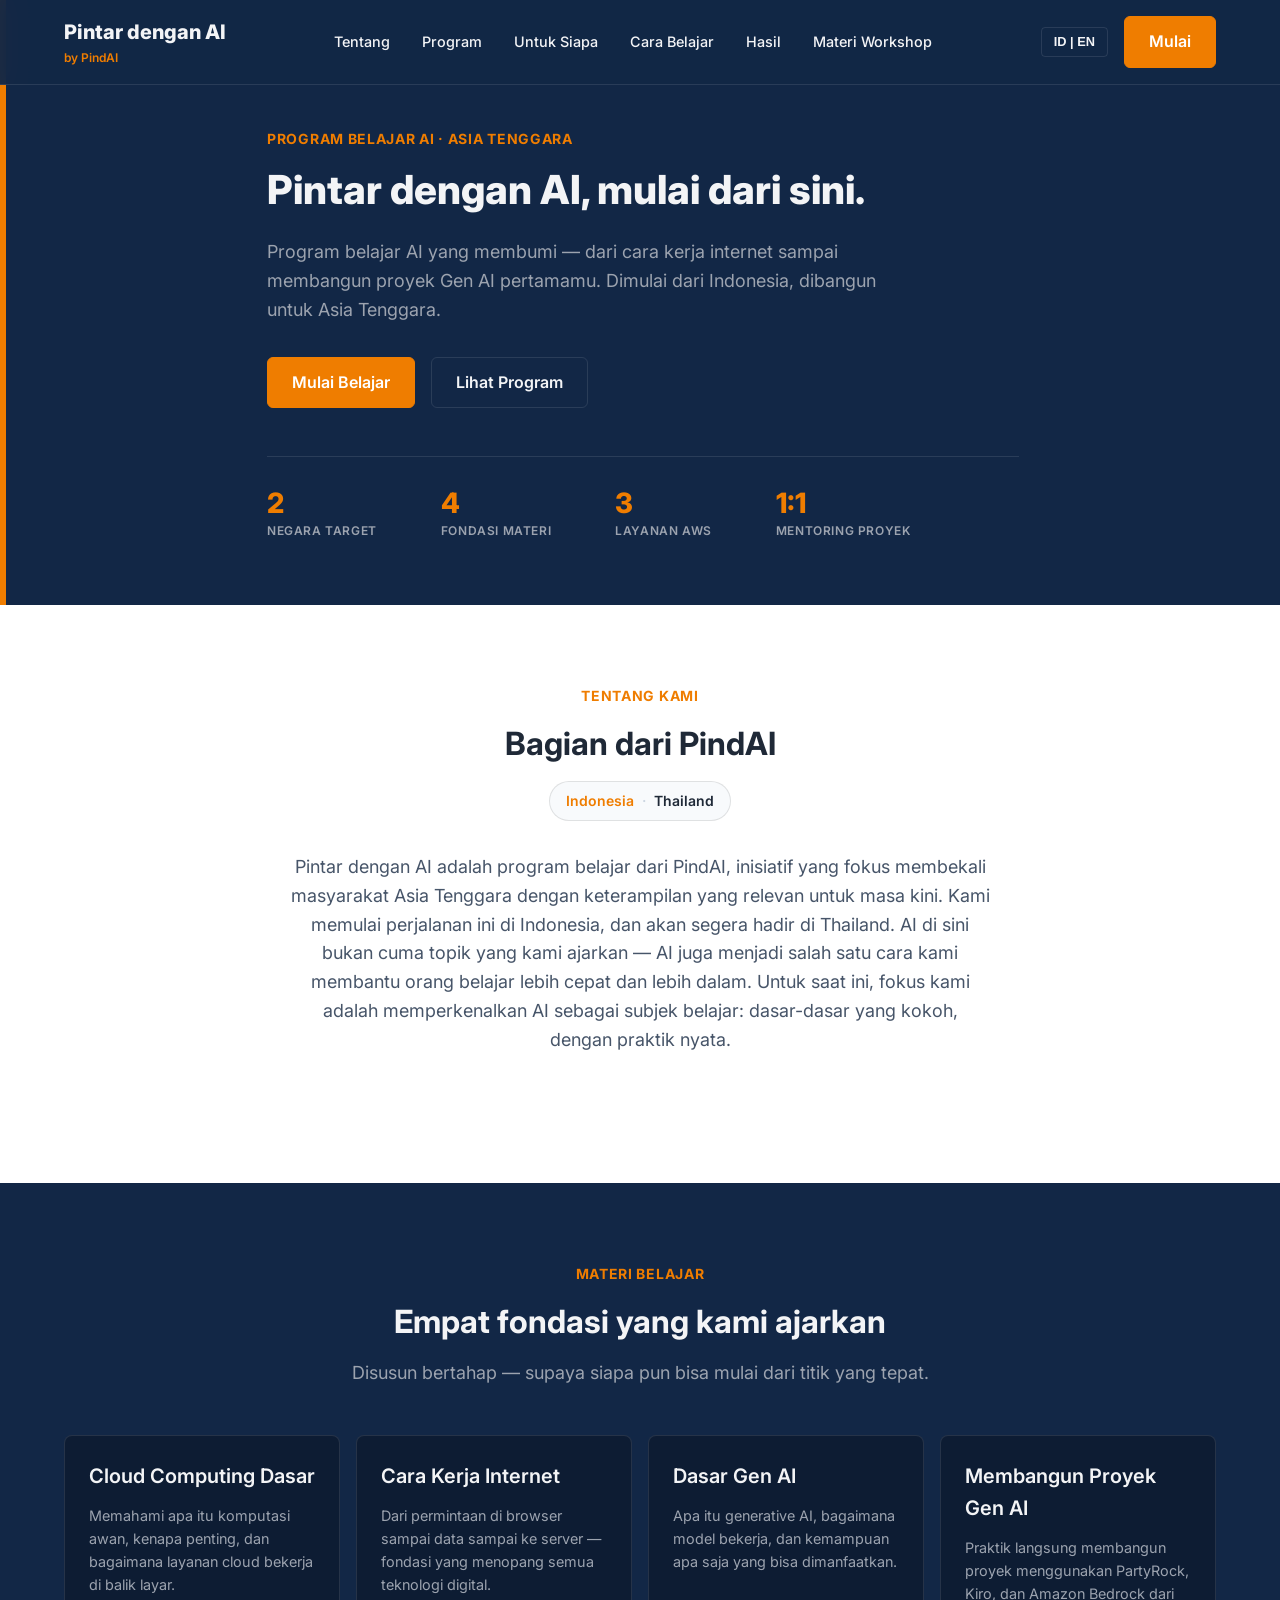
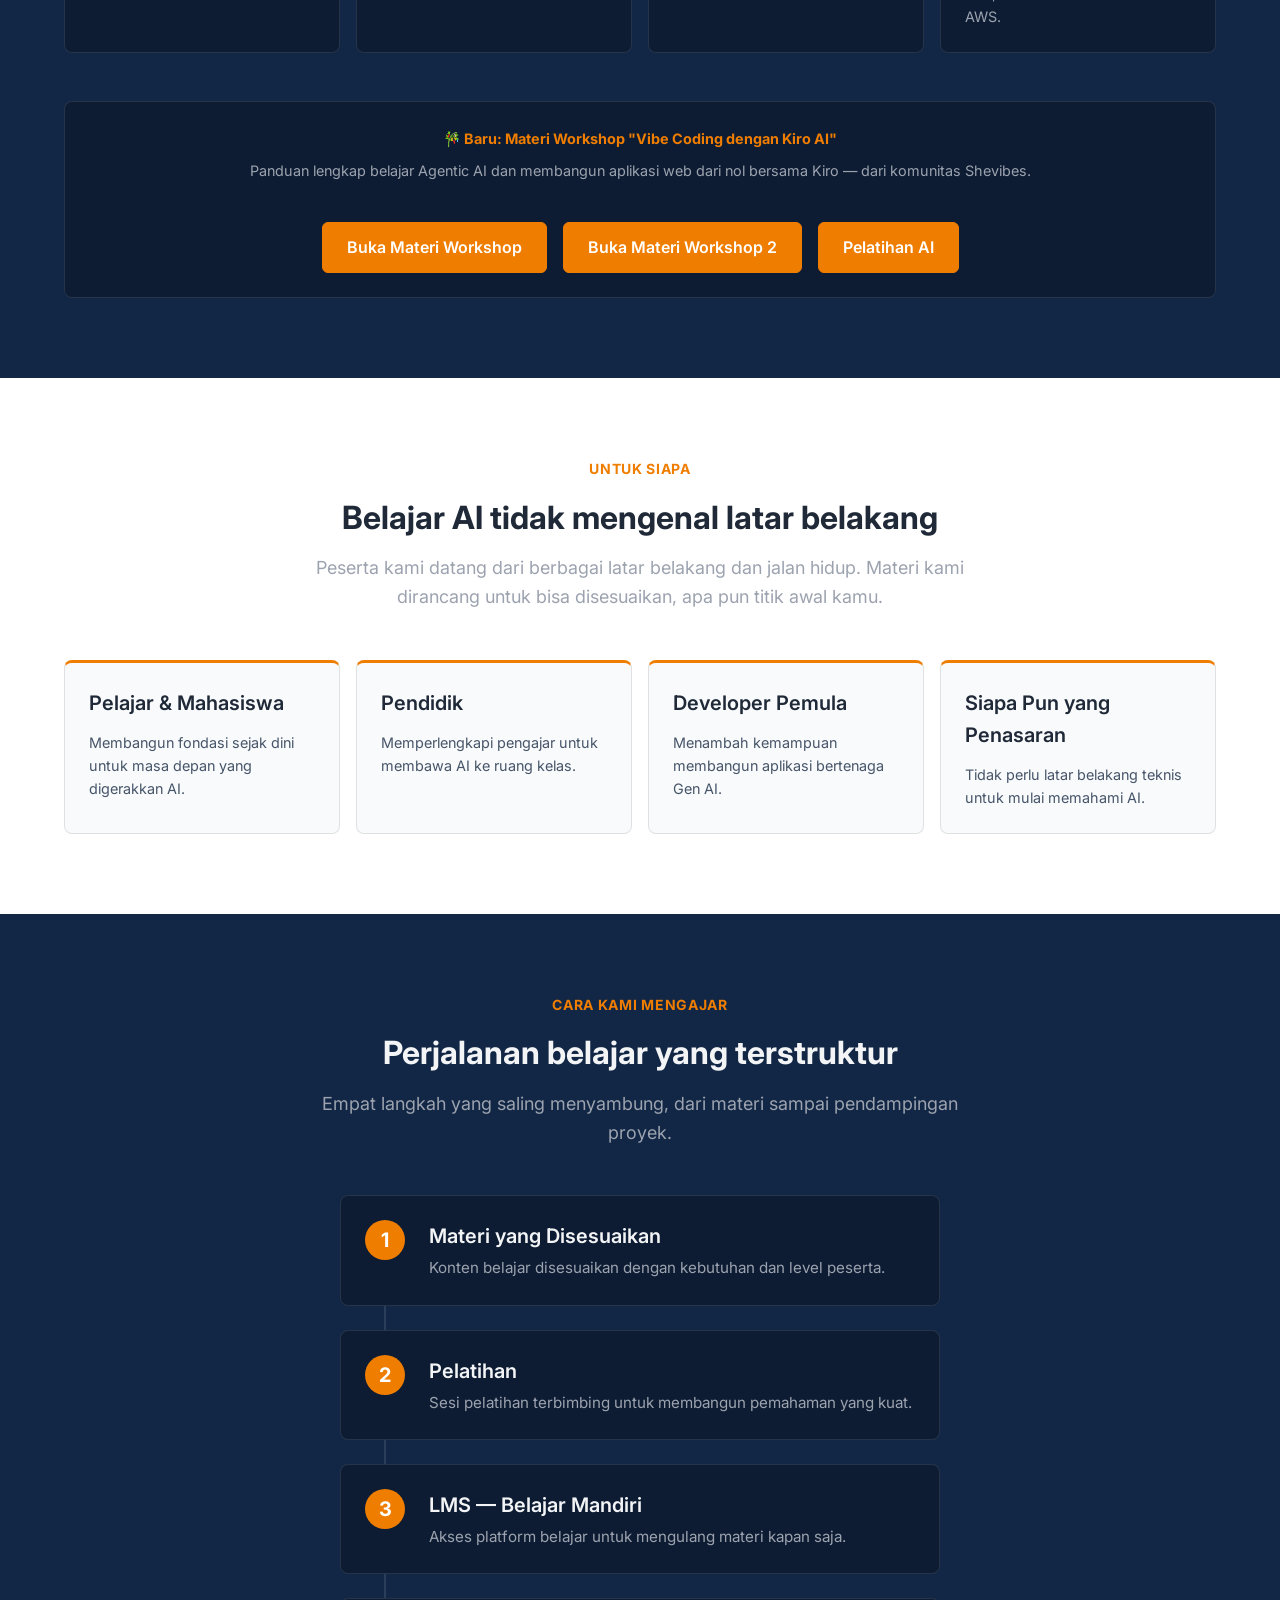
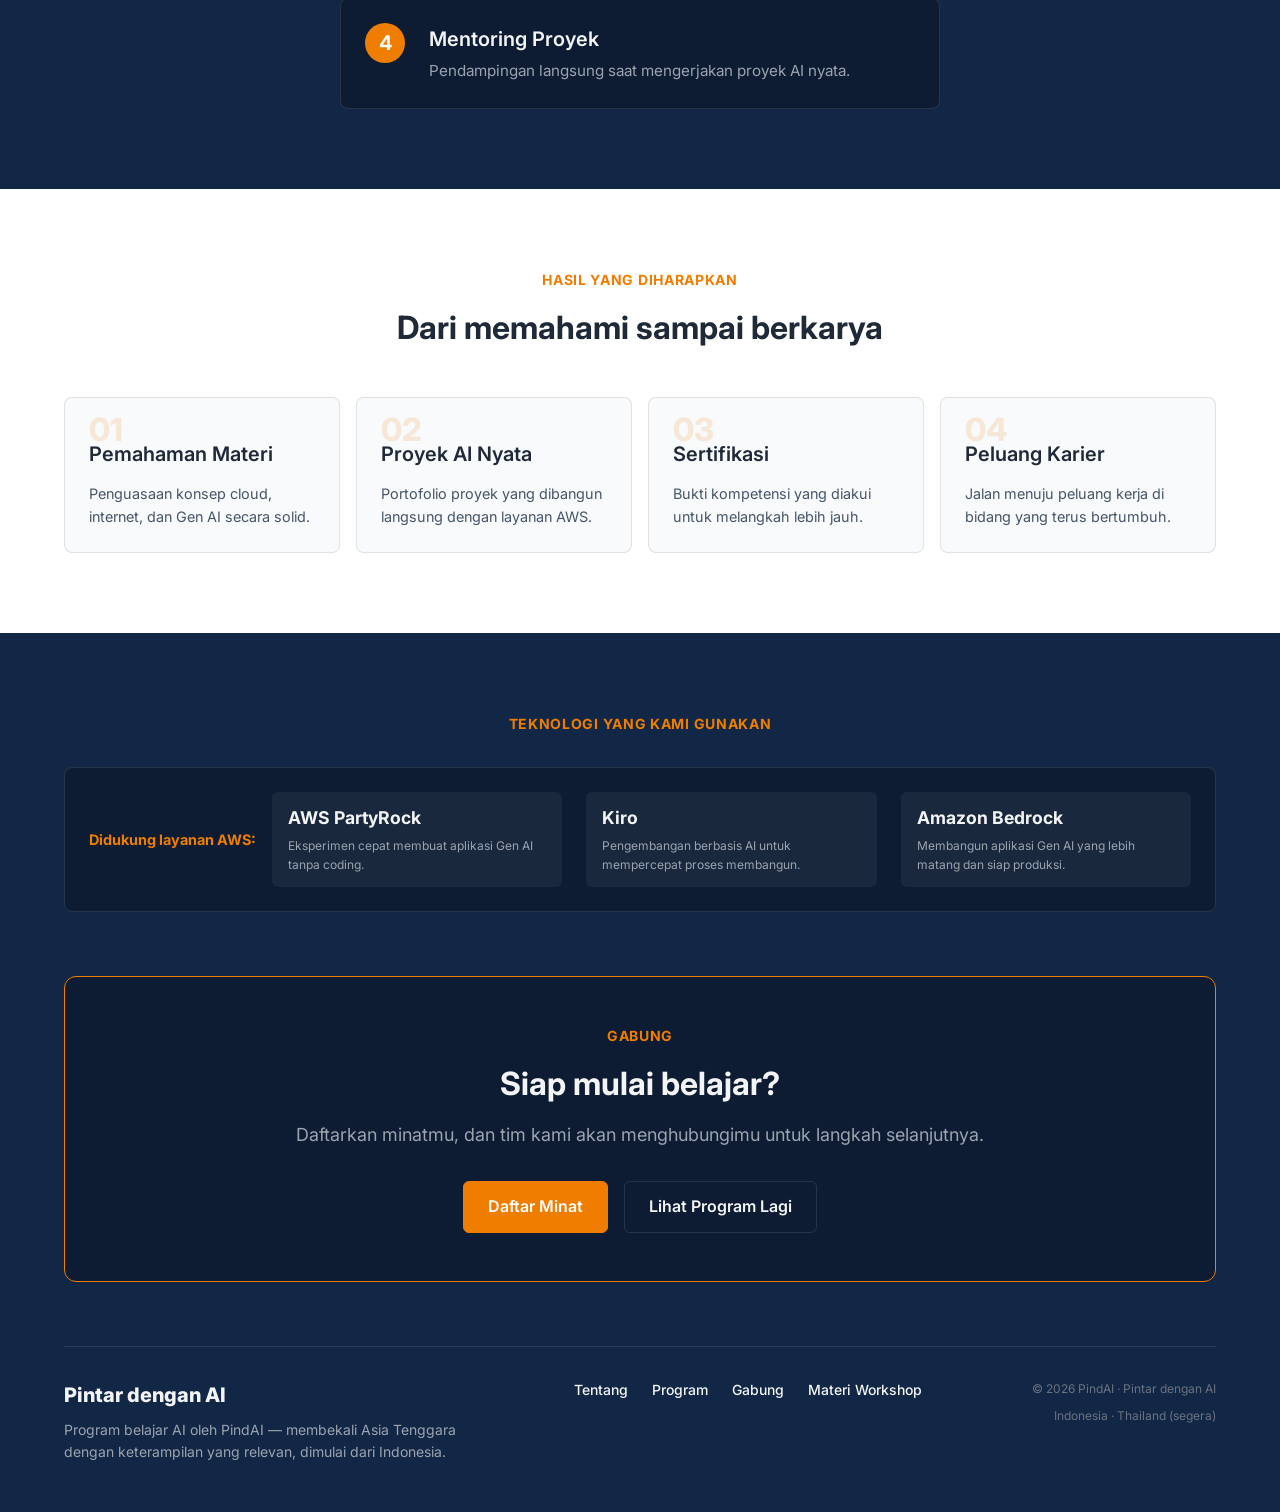
<file: index.html>
<!DOCTYPE html>
<html lang="id">
<head>
    <meta charset="UTF-8">
    <meta name="viewport" content="width=device-width, initial-scale=1.0">
    <title>Pintar dengan AI - by PindAI</title>
    <link rel="stylesheet" href="styles.css">
    <link href="https://fonts.googleapis.com/css2?family=Inter:wght@400;500;600;700;800&display=swap" rel="stylesheet">
</head>
<body>

    <!-- Navigasi -->
    <nav id="navbar">
        <div class="nav-container">
            <div class="brand">
                <span class="logo-text">Pintar dengan AI</span>
                <span class="logo-sub">by PindAI</span>
            </div>
            
            <div class="nav-links">
                <a href="#tentang" class="lang-id">Tentang</a>
                <a href="#materi" class="lang-id">Program</a>
                <a href="#untuk-siapa" class="lang-id">Untuk Siapa</a>
                <a href="#cara-mengajar" class="lang-id">Cara Belajar</a>
                <a href="#hasil" class="lang-id">Hasil</a>
                <a href="workshop.html" class="lang-id">Materi Workshop</a>

                <a href="#tentang" class="lang-en">About</a>
                <a href="#materi" class="lang-en">Program</a>
                <a href="#untuk-siapa" class="lang-en">Who It's For</a>
                <a href="#cara-mengajar" class="lang-en">How It Works</a>
                <a href="#hasil" class="lang-en">Outcomes</a>
                <a href="workshop.html" class="lang-en">Workshop Material</a>
            </div>

            <div class="nav-actions">
                <button id="lang-toggle" class="lang-toggle-btn">ID | EN</button>
                <a href="#cta" class="btn-primary lang-id">Mulai</a>
                <a href="#cta" class="btn-primary lang-en">Start</a>
            </div>
        </div>
    </nav>

    <!-- Hero Section -->
    <header id="hero" class="section-dark">
        <div class="container hero-content">
            <div class="eyebrow lang-id">Program Belajar AI · Asia Tenggara</div>
            <div class="eyebrow lang-en">AI Learning Program · Southeast Asia</div>
            
            <h1 class="lang-id">Pintar dengan AI, mulai dari sini.</h1>
            <h1 class="lang-en">Get smart with AI, starting here.</h1>
            
            <p class="subheadline lang-id">Program belajar AI yang membumi — dari cara kerja internet sampai membangun proyek Gen AI pertamamu. Dimulai dari Indonesia, dibangun untuk Asia Tenggara.</p>
            <p class="subheadline lang-en">A grounded, practical AI learning program — from how the internet works to building your first Gen AI project. Starting in Indonesia, built for Southeast Asia.</p>
            
            <div class="hero-cta">
                <a href="#cta" class="btn-primary lang-id">Mulai Belajar</a>
                <a href="#cta" class="btn-primary lang-en">Start Learning</a>
                <a href="#materi" class="btn-secondary lang-id">Lihat Program</a>
                <a href="#materi" class="btn-secondary lang-en">See the Program</a>
            </div>

            <!-- Stat Strip -->
            <div class="stat-strip">
                <div class="stat-item">
                    <span class="stat-number">2</span>
                    <span class="stat-label lang-id">NEGARA TARGET</span>
                    <span class="stat-label lang-en">TARGET COUNTRIES</span>
                </div>
                <div class="stat-item">
                    <span class="stat-number">4</span>
                    <span class="stat-label lang-id">FONDASI MATERI</span>
                    <span class="stat-label lang-en">CORE TOPICS</span>
                </div>
                <div class="stat-item">
                    <span class="stat-number">3</span>
                    <span class="stat-label lang-id">LAYANAN AWS</span>
                    <span class="stat-label lang-en">AWS SERVICES</span>
                </div>
                <div class="stat-item">
                    <span class="stat-number">1:1</span>
                    <span class="stat-label lang-id">MENTORING PROYEK</span>
                    <span class="stat-label lang-en">PROJECT MENTORING</span>
                </div>
            </div>
        </div>
    </header>

    <!-- Tentang Kami -->
    <section id="tentang" class="section-light">
        <div class="container text-center section-header">
            <div class="eyebrow lang-id">Tentang Kami</div>
            <div class="eyebrow lang-en">About Us</div>
            <h2 class="lang-id">Bagian dari PindAI</h2>
            <h2 class="lang-en">Part of PindAI</h2>
            
            <div class="region-pill">
                <span class="active">Indonesia</span>
                <span class="separator">·</span>
                <span>Thailand</span>
            </div>

            <div class="about-body">
                <p class="lang-id">Pintar dengan AI adalah program belajar dari PindAI, inisiatif yang fokus membekali masyarakat Asia Tenggara dengan keterampilan yang relevan untuk masa kini. Kami memulai perjalanan ini di Indonesia, dan akan segera hadir di Thailand. AI di sini bukan cuma topik yang kami ajarkan — AI juga menjadi salah satu cara kami membantu orang belajar lebih cepat dan lebih dalam. Untuk saat ini, fokus kami adalah memperkenalkan AI sebagai subjek belajar: dasar-dasar yang kokoh, dengan praktik nyata.</p>
                <p class="lang-en">Pintar dengan AI is a learning program by PindAI, an initiative focused on equipping people across Southeast Asia with skills that matter today. We're starting this journey in Indonesia, with Thailand next. AI isn't just our subject here — it's also one of the ways we help people learn faster and go deeper. For now, our focus is introducing AI as a learning subject: solid fundamentals, paired with real practice.</p>
            </div>
        </div>
    </section>

    <!-- Materi Belajar -->
    <section id="materi" class="section-dark">
        <div class="container">
            <div class="section-header text-center">
                <div class="eyebrow lang-id">Materi Belajar</div>
                <div class="eyebrow lang-en">What We Teach</div>
                <h2 class="lang-id">Empat fondasi yang kami ajarkan</h2>
                <h2 class="lang-en">Four foundations we teach</h2>
                <p class="lede lang-id">Disusun bertahap — supaya siapa pun bisa mulai dari titik yang tepat.</p>
                <p class="lede lang-en">Structured step by step — so anyone can start from the right point.</p>
            </div>

            <div class="mobile-grid-2 desktop-grid-4">
                <!-- Card 1 -->
                <div class="card card-dark">
                    <h3 class="lang-id">Cloud Computing Dasar</h3>
                    <h3 class="lang-en">Cloud Computing Basics</h3>
                    <p class="lang-id">Memahami apa itu komputasi awan, kenapa penting, dan bagaimana layanan cloud bekerja di balik layar.</p>
                    <p class="lang-en">Understanding what cloud computing is, why it matters, and how cloud services work behind the scenes.</p>
                </div>
                <!-- Card 2 -->
                <div class="card card-dark">
                    <h3 class="lang-id">Cara Kerja Internet</h3>
                    <h3 class="lang-en">How the Internet Works</h3>
                    <p class="lang-id">Dari permintaan di browser sampai data sampai ke server — fondasi yang menopang semua teknologi digital.</p>
                    <p class="lang-en">From a browser request to data reaching a server — the foundation beneath every digital technology.</p>
                </div>
                <!-- Card 3 -->
                <div class="card card-dark">
                    <h3 class="lang-id">Dasar Gen AI</h3>
                    <h3 class="lang-en">Gen AI Fundamentals</h3>
                    <p class="lang-id">Apa itu generative AI, bagaimana model bekerja, dan kemampuan apa saja yang bisa dimanfaatkan.</p>
                    <p class="lang-en">What generative AI is, how models work, and what capabilities you can put to use.</p>
                </div>
                <!-- Card 4 -->
                <div class="card card-dark">
                    <h3 class="lang-id">Membangun Proyek Gen AI</h3>
                    <h3 class="lang-en">Building Gen AI Projects</h3>
                    <p class="lang-id">Praktik langsung membangun proyek menggunakan PartyRock, Kiro, dan Amazon Bedrock dari AWS.</p>
                    <p class="lang-en">Hands-on practice building projects with AWS PartyRock, Kiro, and Amazon Bedrock.</p>
                </div>
            </div>

            <div class="tech-strip-container" style="margin-top: 3rem; align-items: center; justify-content: space-between; flex-direction: column; text-align: center;">
                <div>
                    <span class="tech-prefix lang-id" style="margin-bottom:0.5rem;">🎋 Baru: Materi Workshop "Vibe Coding dengan Kiro AI"</span>
                    <span class="tech-prefix lang-en" style="margin-bottom:0.5rem;">🎋 New: "Vibe Coding with Kiro AI" Workshop Material</span>
                    <p class="lang-id" style="margin:0; color: var(--text-muted); font-size:0.9rem;">Panduan lengkap belajar Agentic AI dan membangun aplikasi web dari nol bersama Kiro — dari komunitas Shevibes.</p>
                    <p class="lang-en" style="margin:0; color: var(--text-muted); font-size:0.9rem;">A full guide to Agentic AI and building a web app from scratch with Kiro — from the Shevibes community.</p>
                </div>
                
                <!-- Wrapper untuk tombol agar sejajar -->
                <div style="margin-top: 1.5rem; display: flex; gap: 1rem; justify-content: center; flex-wrap: wrap;">
                    <!-- Tombol Bahasa Indonesia -->
                    <a href="workshop.html" class="btn-primary lang-id">Buka Materi Workshop</a>
                    <a href="cloud-computing-id.html" class="btn-primary lang-id">Buka Materi Workshop 2</a>
                    <a href="pelatihanAI/" class="btn-primary lang-id">Pelatihan AI</a>
                    
                    <!-- Tombol Bahasa Inggris -->
                    <a href="workshop.html" class="btn-primary lang-en">Open Workshop Material</a>
                    <a href="cloud-computing-en.html" class="btn-primary lang-en">Open Workshop Material 2</a>
                    <a href="pelatihanAI/" class="btn-primary lang-en">AI Training</a>
                </div>
            </div>
        </div>
    </section>

    <!-- Untuk Siapa -->
    <section id="untuk-siapa" class="section-light">
        <div class="container">
            <div class="section-header text-center">
                <div class="eyebrow lang-id">Untuk Siapa</div>
                <div class="eyebrow lang-en">Who It's For</div>
                <h2 class="lang-id">Belajar AI tidak mengenal latar belakang</h2>
                <h2 class="lang-en">Learning AI has no prerequisites</h2>
                <p class="lede lang-id">Peserta kami datang dari berbagai latar belakang dan jalan hidup. Materi kami dirancang untuk bisa disesuaikan, apa pun titik awal kamu.</p>
                <p class="lede lang-en">Our learners come from many backgrounds and walks of life. Our materials are built to adapt, wherever you're starting from.</p>
            </div>

            <div class="mobile-grid-2 desktop-grid-4">
                <div class="card card-light border-accent">
                    <h3 class="lang-id">Pelajar & Mahasiswa</h3>
                    <h3 class="lang-en">Students</h3>
                    <p class="lang-id">Membangun fondasi sejak dini untuk masa depan yang digerakkan AI.</p>
                    <p class="lang-en">Building early foundations for an AI-driven future.</p>
                </div>
                <div class="card card-light border-accent">
                    <h3 class="lang-id">Pendidik</h3>
                    <h3 class="lang-en">Educators</h3>
                    <p class="lang-id">Memperlengkapi pengajar untuk membawa AI ke ruang kelas.</p>
                    <p class="lang-en">Equipping teachers to bring AI into the classroom.</p>
                </div>
                <div class="card card-light border-accent">
                    <h3 class="lang-id">Developer Pemula</h3>
                    <h3 class="lang-en">Early-Stage Developers</h3>
                    <p class="lang-id">Menambah kemampuan membangun aplikasi bertenaga Gen AI.</p>
                    <p class="lang-en">Leveling up to build Gen AI–powered applications.</p>
                </div>
                <div class="card card-light border-accent">
                    <h3 class="lang-id">Siapa Pun yang Penasaran</h3>
                    <h3 class="lang-en">Anyone Curious</h3>
                    <p class="lang-id">Tidak perlu latar belakang teknis untuk mulai memahami AI.</p>
                    <p class="lang-en">No technical background needed to start understanding AI.</p>
                </div>
            </div>
        </div>
    </section>

    <!-- Cara Kami Mengajar -->
    <section id="cara-mengajar" class="section-dark">
        <div class="container">
            <div class="section-header text-center">
                <div class="eyebrow lang-id">Cara Kami Mengajar</div>
                <div class="eyebrow lang-en">How We Teach</div>
                <h2 class="lang-id">Perjalanan belajar yang terstruktur</h2>
                <h2 class="lang-en">A structured learning journey</h2>
                <p class="lede lang-id">Empat langkah yang saling menyambung, dari materi sampai pendampingan proyek.</p>
                <p class="lede lang-en">Four connected steps, from materials to project mentoring.</p>
            </div>

            <!-- Strict 1 Column layout -->
            <div class="strict-col-1 steps-container">
                <div class="step-card">
                    <div class="step-number">1</div>
                    <div class="step-content">
                        <h3 class="lang-id">Materi yang Disesuaikan</h3>
                        <h3 class="lang-en">Customized Materials</h3>
                        <p class="lang-id">Konten belajar disesuaikan dengan kebutuhan dan level peserta.</p>
                        <p class="lang-en">Learning content tailored to each learner's needs and level.</p>
                    </div>
                </div>
                <div class="step-connector"></div>
                <div class="step-card">
                    <div class="step-number">2</div>
                    <div class="step-content">
                        <h3 class="lang-id">Pelatihan</h3>
                        <h3 class="lang-en">Training</h3>
                        <p class="lang-id">Sesi pelatihan terbimbing untuk membangun pemahaman yang kuat.</p>
                        <p class="lang-en">Guided training sessions to build a solid understanding.</p>
                    </div>
                </div>
                <div class="step-connector"></div>
                <div class="step-card">
                    <div class="step-number">3</div>
                    <div class="step-content">
                        <h3 class="lang-id">LMS — Belajar Mandiri</h3>
                        <h3 class="lang-en">Self-Paced LMS</h3>
                        <p class="lang-id">Akses platform belajar untuk mengulang materi kapan saja.</p>
                        <p class="lang-en">Access to a learning platform to revisit material anytime.</p>
                    </div>
                </div>
                <div class="step-connector"></div>
                <div class="step-card">
                    <div class="step-number">4</div>
                    <div class="step-content">
                        <h3 class="lang-id">Mentoring Proyek</h3>
                        <h3 class="lang-en">Project Mentoring</h3>
                        <p class="lang-id">Pendampingan langsung saat mengerjakan proyek AI nyata.</p>
                        <p class="lang-en">Direct guidance while working on real AI projects.</p>
                    </div>
                </div>
            </div>
        </div>
    </section>

    <!-- Hasil yang Diharapkan -->
    <section id="hasil" class="section-light">
        <div class="container">
            <div class="section-header text-center">
                <div class="eyebrow lang-id">Hasil yang Diharapkan</div>
                <div class="eyebrow lang-en">Expected Outcomes</div>
                <h2 class="lang-id">Dari memahami sampai berkarya</h2>
                <h2 class="lang-en">From understanding to building</h2>
            </div>

            <div class="mobile-grid-2 desktop-grid-4">
                <div class="card card-light outcome-card">
                    <div class="outcome-number">01</div>
                    <h3 class="lang-id">Pemahaman Materi</h3>
                    <h3 class="lang-en">Material Understanding</h3>
                    <p class="lang-id">Penguasaan konsep cloud, internet, dan Gen AI secara solid.</p>
                    <p class="lang-en">A solid grasp of cloud, internet, and Gen AI concepts.</p>
                </div>
                <div class="card card-light outcome-card">
                    <div class="outcome-number">02</div>
                    <h3 class="lang-id">Proyek AI Nyata</h3>
                    <h3 class="lang-en">Real AI Projects</h3>
                    <p class="lang-id">Portofolio proyek yang dibangun langsung dengan layanan AWS.</p>
                    <p class="lang-en">A project portfolio built hands-on with AWS services.</p>
                </div>
                <div class="card card-light outcome-card">
                    <div class="outcome-number">03</div>
                    <h3 class="lang-id">Sertifikasi</h3>
                    <h3 class="lang-en">Certification</h3>
                    <p class="lang-id">Bukti kompetensi yang diakui untuk melangkah lebih jauh.</p>
                    <p class="lang-en">Recognized proof of competency to take the next step.</p>
                </div>
                <div class="card card-light outcome-card">
                    <div class="outcome-number">04</div>
                    <h3 class="lang-id">Peluang Karier</h3>
                    <h3 class="lang-en">Employment Opportunities</h3>
                    <p class="lang-id">Jalan menuju peluang kerja di bidang yang terus bertumbuh.</p>
                    <p class="lang-en">A path toward employment in a fast-growing field.</p>
                </div>
            </div>
        </div>
    </section>

    <!-- Teknologi yang Kami Gunakan -->
    <section id="teknologi" class="section-dark pb-0">
        <div class="container text-center">
            <div class="eyebrow lang-id">Teknologi yang Kami Gunakan</div>
            <div class="eyebrow lang-en">Technology We Use</div>
            <div class="tech-strip-container">
                <span class="tech-prefix lang-id">Didukung layanan AWS:</span>
                <span class="tech-prefix lang-en">Powered by AWS services:</span>
                
                <div class="tech-strip">
                    <div class="tech-badge">
                        <strong>AWS PartyRock</strong>
                        <span class="lang-id">Eksperimen cepat membuat aplikasi Gen AI tanpa coding.</span>
                        <span class="lang-en">Fast, no-code experimentation building Gen AI apps.</span>
                    </div>
                    <div class="tech-badge">
                        <strong>Kiro</strong>
                        <span class="lang-id">Pengembangan berbasis AI untuk mempercepat proses membangun.</span>
                        <span class="lang-en">AI-assisted development to speed up the building process.</span>
                    </div>
                    <div class="tech-badge">
                        <strong>Amazon Bedrock</strong>
                        <span class="lang-id">Membangun aplikasi Gen AI yang lebih matang dan siap produksi.</span>
                        <span class="lang-en">Building more advanced, production-ready Gen AI applications.</span>
                    </div>
                </div>
            </div>
        </div>
    </section>

    <!-- Gabung (CTA) + Footer -->
    <footer id="cta" class="footer-section section-dark">
        <div class="container">
            <div class="cta-box">
                <div class="eyebrow text-accent lang-id">Gabung</div>
                <div class="eyebrow text-accent lang-en">Join Us</div>
                <h2 class="lang-id">Siap mulai belajar?</h2>
                <h2 class="lang-en">Ready to start learning?</h2>
                <p class="lang-id">Daftarkan minatmu, dan tim kami akan menghubungimu untuk langkah selanjutnya.</p>
                <p class="lang-en">Register your interest, and our team will reach out with next steps.</p>
                
                <div class="cta-actions">
                    <a href="mailto:halo@pindai.id" class="btn-primary lang-id">Daftar Minat</a>
                    <a href="mailto:halo@pindai.id" class="btn-primary lang-en">Register Interest</a>
                    <a href="#materi" class="btn-secondary lang-id">Lihat Program Lagi</a>
                    <a href="#materi" class="btn-secondary lang-en">Review the Program</a>
                </div>
            </div>

            <div class="footer-bottom">
                <div class="footer-brand">
                    <div class="logo-text">Pintar dengan AI</div>
                    <p class="brand-line lang-id">Program belajar AI oleh PindAI — membekali Asia Tenggara dengan keterampilan yang relevan, dimulai dari Indonesia.</p>
                    <p class="brand-line lang-en">An AI learning program by PindAI — equipping Southeast Asia with relevant skills, starting in Indonesia.</p>
                </div>
                
                <div class="footer-links">
                    <a href="#tentang" class="lang-id">Tentang</a>
                    <a href="#tentang" class="lang-en">About</a>
                    <a href="#materi">Program</a>
                    <a href="#cta" class="lang-id">Gabung</a>
                    <a href="#cta" class="lang-en">Join</a>
                    <a href="workshop.html" class="lang-id">Materi Workshop</a>
                    <a href="workshop.html" class="lang-en">Workshop Material</a>
                </div>
                
                <div class="footer-meta">
                    <span class="copyright">© 2026 PindAI · Pintar dengan AI</span>
                    <span class="region-note lang-id">Indonesia · Thailand (segera)</span>
                    <span class="region-note lang-en">Indonesia · Thailand (coming soon)</span>
                </div>
            </div>
        </div>
    </footer>

    <script src="script.js"></script>
</body>
</html>
</file>
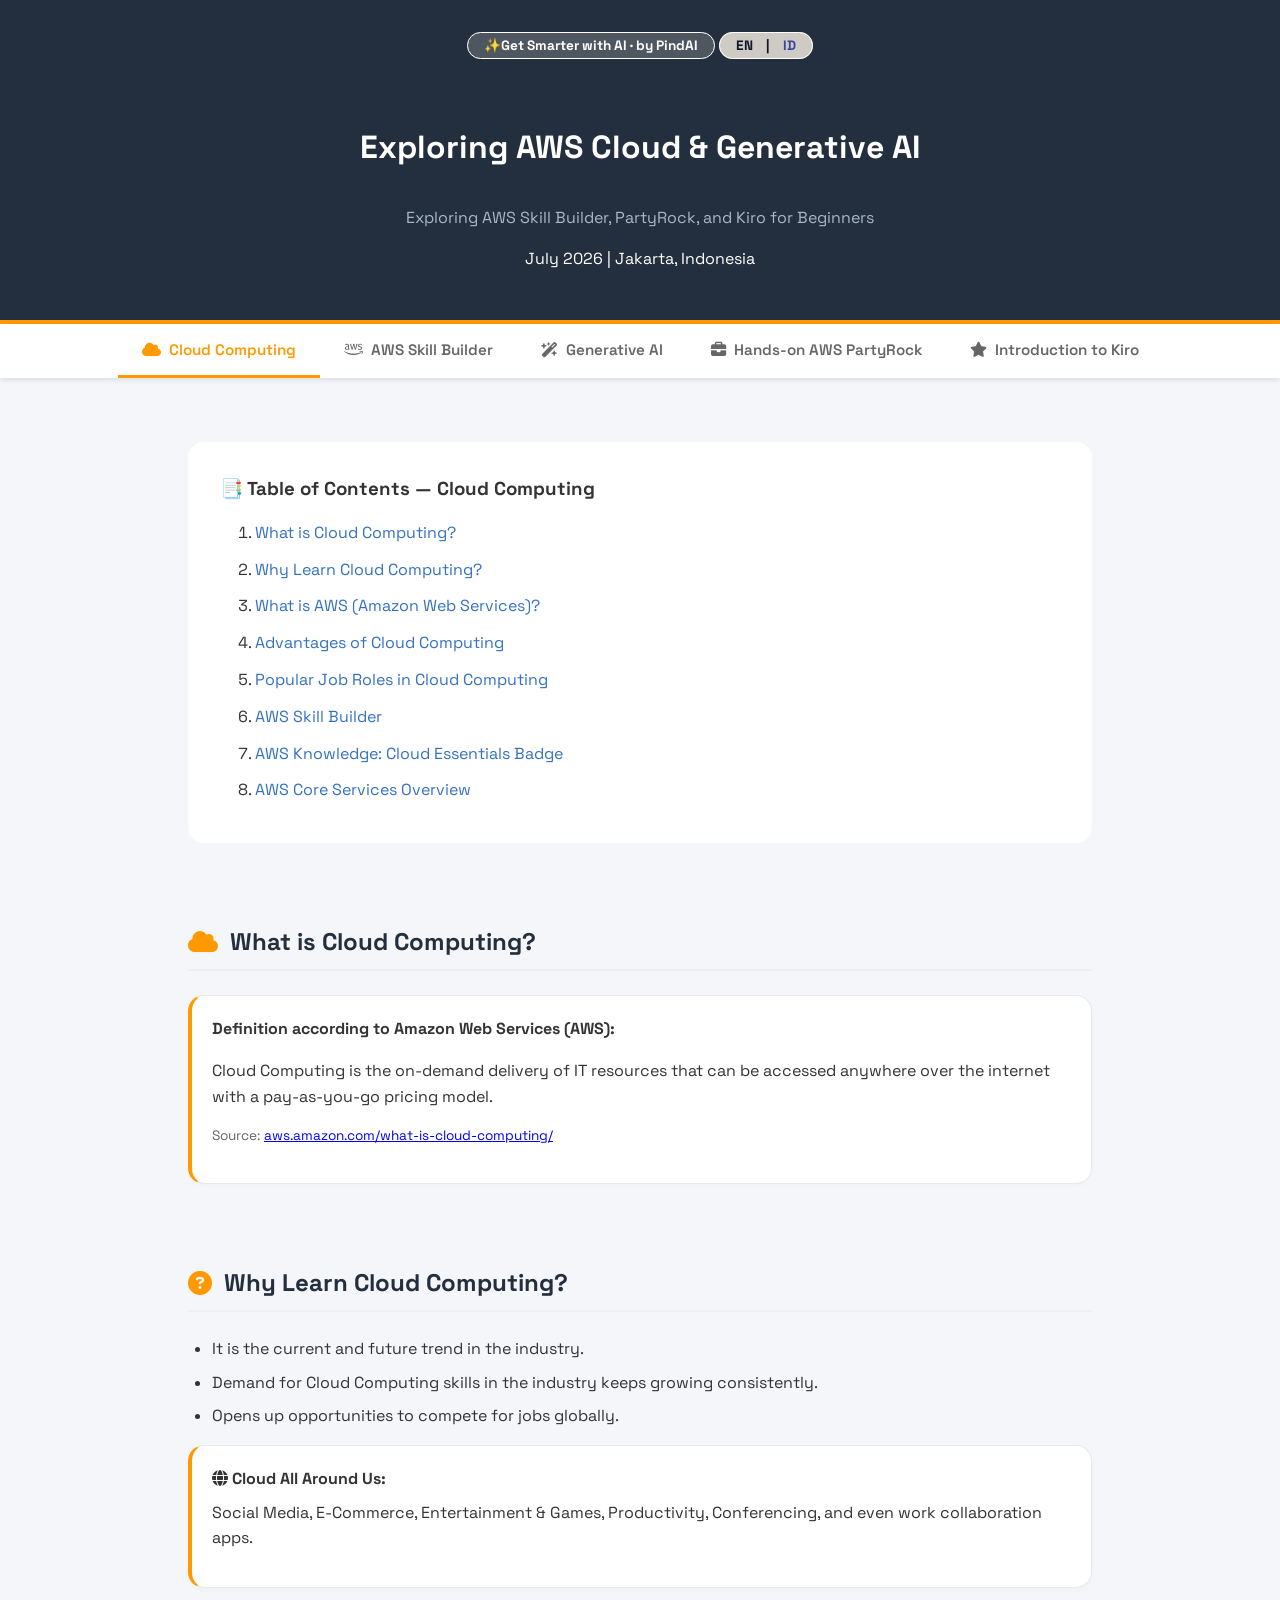
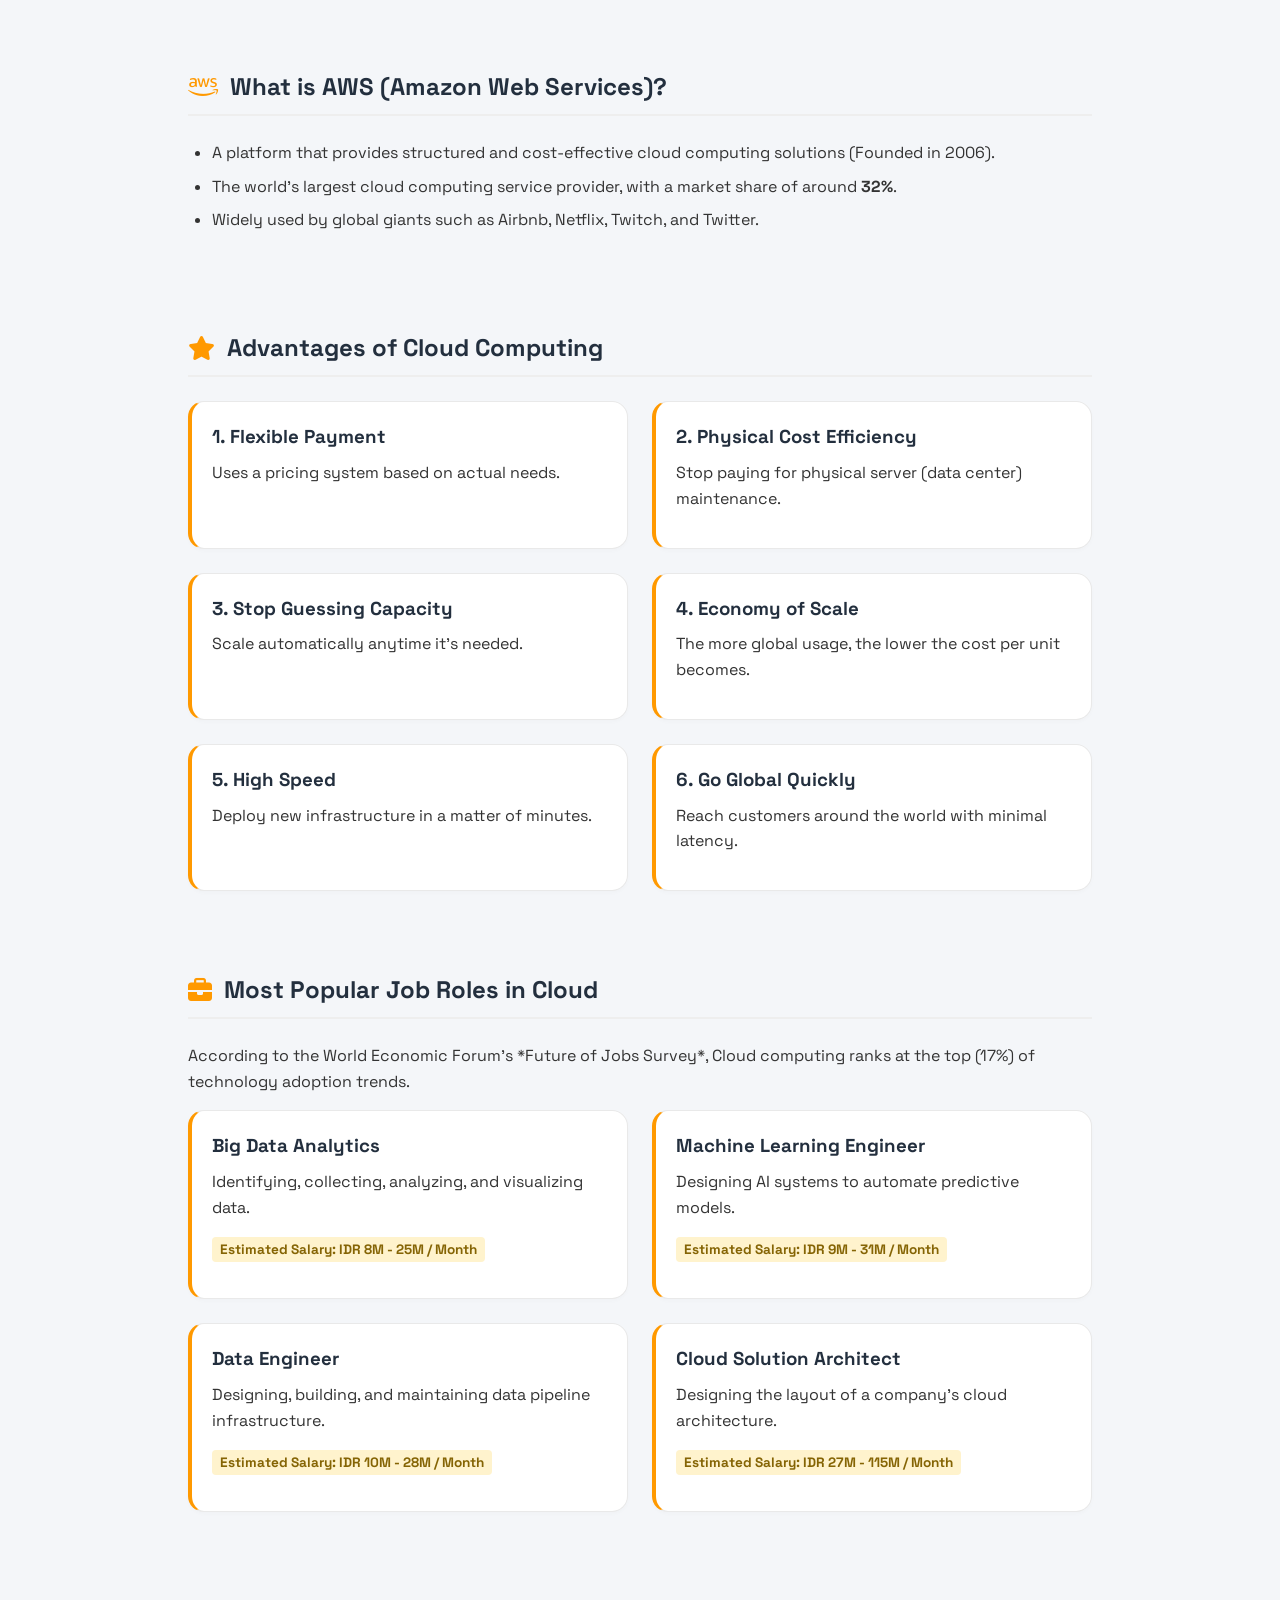
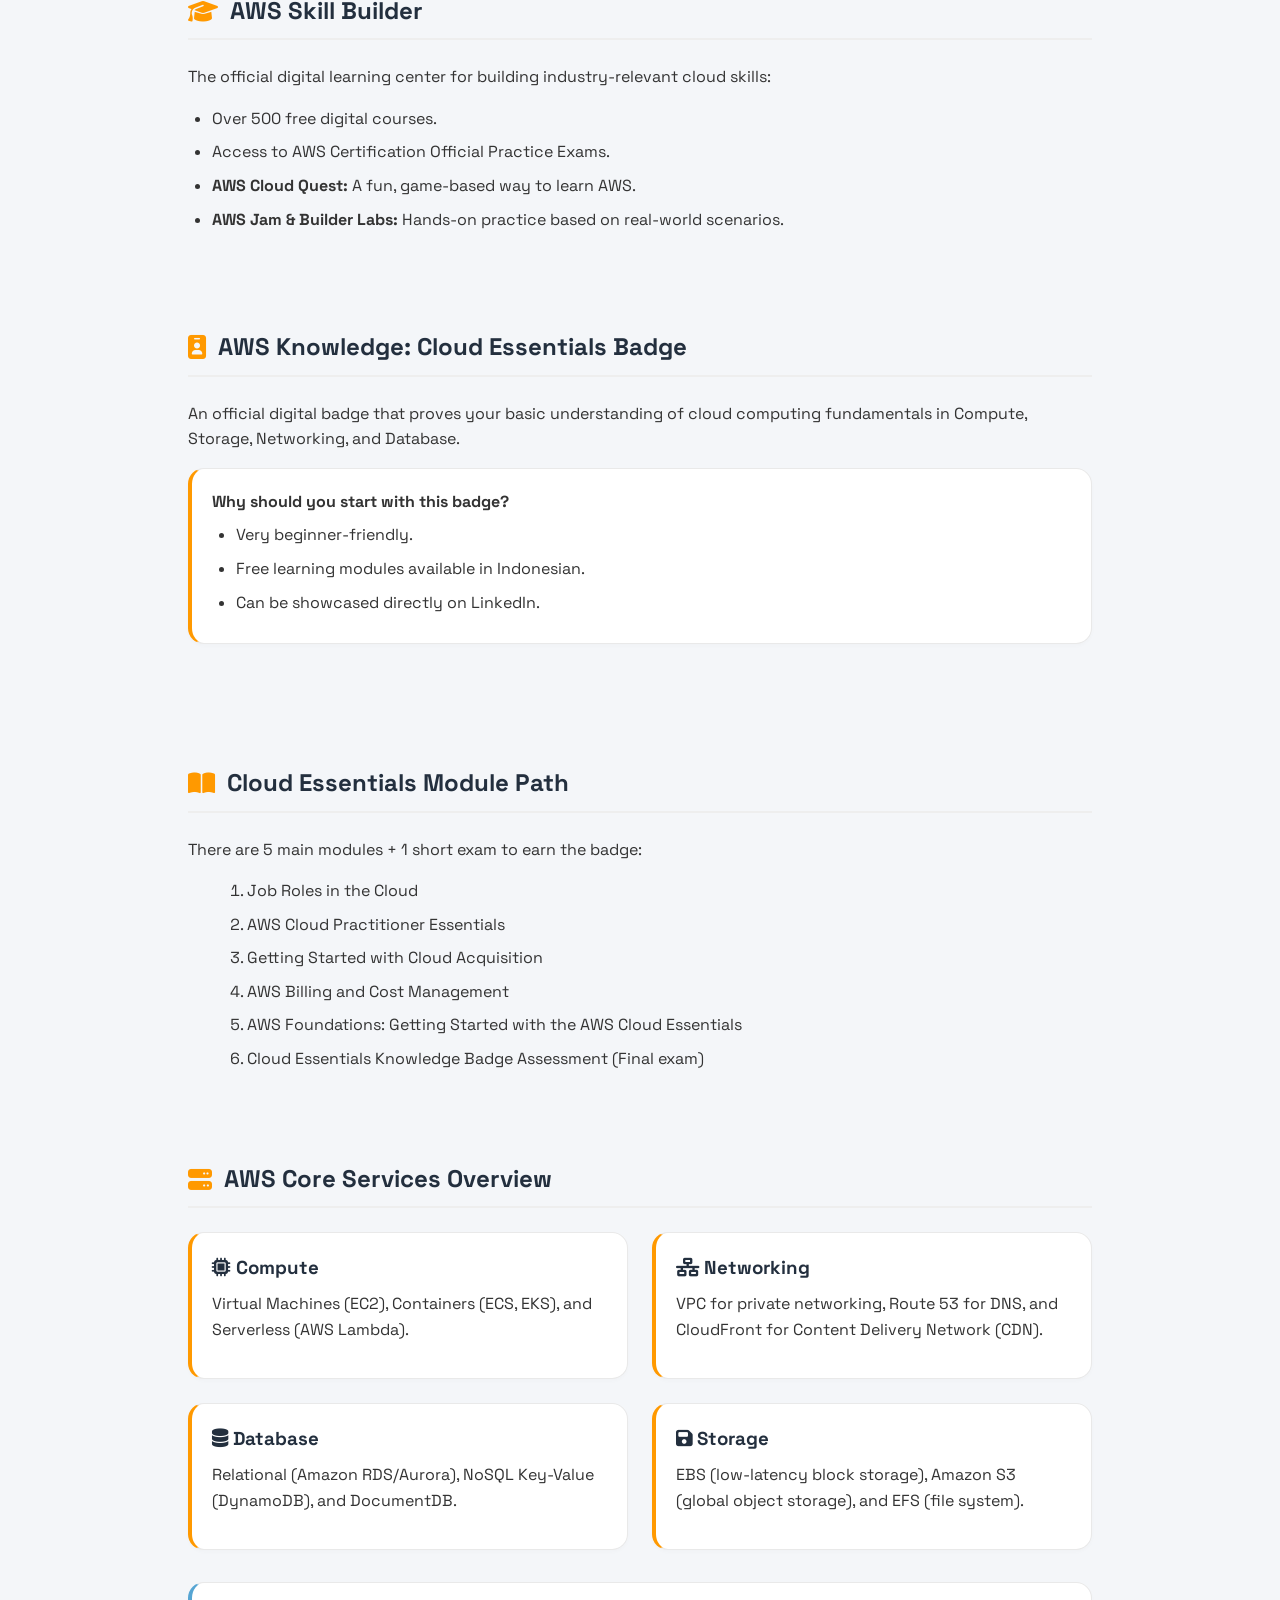
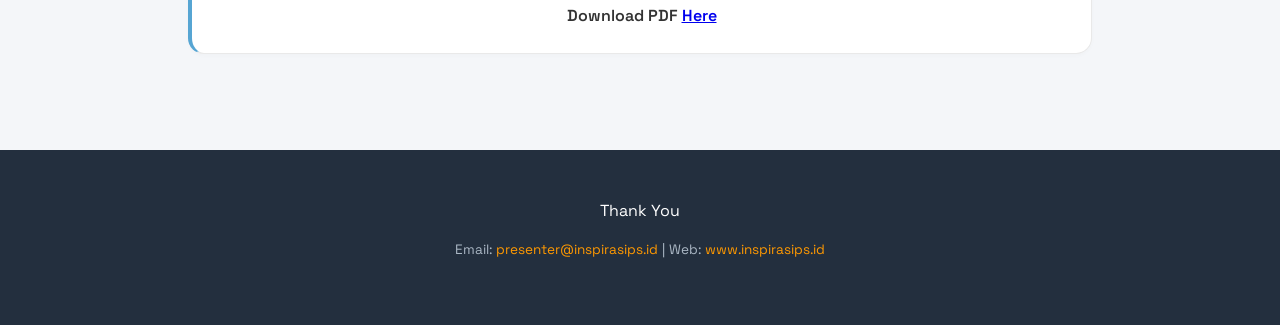
<file: cloud-computing-en.html>
<!doctype html>
<html lang="en">

<head>
  <meta charset="UTF-8" />
  <meta name="viewport" content="width=device-width, initial-scale=1.0" />
  <title>Cloud Computing Workshop</title>
  <!-- Font Awesome for eye-catching icons -->
  <link rel="stylesheet" href="https://cdnjs.cloudflare.com/ajax/libs/font-awesome/6.4.0/css/all.min.css" />
  <!-- Google Fonts for a modern look -->
  <link rel="preconnect" href="https://fonts.googleapis.com" />
  <link rel="preconnect" href="https://fonts.gstatic.com" crossorigin />
  <link
    href="https://fonts.googleapis.com/css2?family=Inter:wght@400;500;600;700&display=swap&family=Space+Grotesk:wght@400;500;600;700&"
    rel="stylesheet" />

  <style>
    :root {
      --primary-color: #ff9900;
      /* AWS Orange */
      --dark-color: #232f3e;
      /* AWS Dark Blue */
      --card-border: #e9e9e9;
      /* AWS Dark Blue */
      --light-bg: #f4f6f9;
      --text-color: #333;
      --card-shadow:
        0 4px 6px -1px rgba(0, 0, 0, 0.1), 0 2px 4px -1px rgba(0, 0, 0, 0.06);
    }

    * {
      box-sizing: border-box;
      margin: 0;
      padding: 0;
      font-family: 'Space Grotesk', sans-serif;
    }

    body {
      background-color: var(--light-bg);
      color: var(--text-color);
      line-height: 1.6;
      font-family: 'Space Grotesk', sans-serif;
    }

    header {
      background-color: var(--dark-color);
      color: white;
      padding: 2rem 1rem;
      text-align: center;
      border-bottom: 4px solid var(--primary-color);
    }

    header h1 {
      font-size: 2rem;
      margin-bottom: 0.5rem;
    }

    header p {
      color: #aab7c4;
      font-size: 1rem;
    }

    .text-white {
      color: #ffffff;
    }

    /* Main Horizontal Tab Container */

    .tabs-container {
      position: sticky;
      top: 0;
      z-index: 100;
      background: white;
      display: flex;
      align-items: center;
      box-shadow: 0 2px 5px rgba(0, 0, 0, 0.1);
      padding: 0 0.5rem;
    }

    .nav-btn {
      background: white;
      border: none;
      font-size: 1.2rem;
      padding: 1rem;
      cursor: pointer;
      color: var(--dark-color);
      transition: color 0.2s;
    }

    .nav-btn:hover {
      color: var(--primary-color);
    }

    @media (min-width: 1024px) {
      .nav-btn {
        display: none;
      }
    }

    .tabs-wrapper {
      display: flex;
      /* justify-content: center; */
      overflow-x: auto;
      scroll-behavior: smooth;
      white-space: nowrap;
      flex-grow: 1;
      scrollbar-width: none;
      /* Hide scrollbar Firefox */
    }

    .tabs-wrapper::after,
    .tabs-wrapper::before {
      content: '';
      flex-grow: 1;
    }

    .tabs-wrapper::-webkit-scrollbar {
      display: none;
      /* Hide scrollbar Chrome/Safari */
    }

    .tab-link {
      padding: 1rem 1.5rem;
      background: none;
      border: none;
      border-bottom: 3px solid transparent;
      font-size: 0.95rem;
      font-weight: 600;
      color: #666;
      cursor: pointer;
      transition: all 0.3s;
      display: inline-flex;
      align-items: center;
      gap: 0.5rem;
    }

    .tab-link:hover {
      color: var(--dark-color);
      background-color: #f9f9f9;
    }

    .tab-link.active {
      color: var(--primary-color);
      border-bottom-color: var(--primary-color);
    }

    /* Content Area */

    .content-container {
      max-width: 1000px;
      margin: 2rem auto;
      padding: 0 1rem;
    }

    .tab-content {
      display: none;
      padding: 2rem;
      animation: fadeIn 0.4s ease;
    }

    .tab-content.active {
      display: flex;
      flex-direction: column;
      gap: 5em;
    }

    @keyframes fadeIn {
      from {
        opacity: 0;
        transform: translateY(10px);
      }

      to {
        opacity: 1;
        transform: translateY(0);
      }
    }

    /* Typography & Internal Content Grid */

    h2 {
      color: var(--dark-color);
      margin-bottom: 1.5rem;
      display: flex;
      align-items: center;
      gap: 0.75rem;
      border-bottom: 2px solid #eee;
      padding-bottom: 0.5rem;
    }

    h2 i {
      color: var(--primary-color);
    }

    p {
      margin-bottom: 1rem;
    }

    ul {
      margin-left: 1.5rem;
      margin-bottom: 1rem;
    }

    li {
      margin-bottom: 0.5rem;
    }

    .grid-2 {
      display: grid;
      grid-template-columns: repeat(auto-fit, minmax(300px, 1fr));
      gap: 1.5rem;
      margin-top: 1rem;
    }

    .grid-3 {
      display: grid;
      grid-template-columns: repeat(auto-fit, minmax(280px, 1fr));
      gap: 1.5rem;
      margin-top: 1rem;
    }

    .col-3 {
      grid-template-columns: repeat(3, minmax(0, 1fr));
    }

    .card {
      background: #ffffff;
      border: 1px solid var(--card-border);
      border-left: 4px solid var(--primary-color);
      padding: 1.25rem;
      border-radius: 16px;
      box-shadow: 0 2px 4px rgba(0, 0, 0, 0.02);
    }

    .card.normal {
      background: #ffffff;
      border: 1px solid var(--card-border);
      padding: 1.25rem;
      border-radius: 16px;
      box-shadow: 0 2px 4px rgba(0, 0, 0, 0.02);
    }

    .card h3 {
      margin-bottom: 0.5rem;
      color: var(--dark-color);
    }

    .badge {
      background-color: #fff3cd;
      color: #856404;
      padding: 0.25rem 0.5rem;
      border-radius: 4px;
      font-size: 0.85rem;
      font-weight: bold;
    }

    .badge-header {
      background-color: rgb(205 203 196 / 25%);
      color: #ffffff;
      border: 1px solid #ffffff;
      padding: 0.25rem 1rem;
      border-radius: 2rem;
      font-size: 0.85rem;
      font-weight: bold;
    }

    .container {
      background: #ffffff;
      padding: 2rem;
      border-radius: 1rem;
    }

    .content-spacer-sm {
      margin-top: 2em;
    }

    .content-spacer {
      margin-top: 5em;
    }

    .container ol {
      padding-top: 1rem;
      margin: 0;
      left: 0;
      display: flex;
      flex-direction: column;
      gap: 0.2rem;
    }

    footer {
      text-align: center;
      padding: 3rem 1rem;
      background-color: var(--dark-color);
      color: white;
      margin-top: 4rem;
    }

    footer a {
      color: var(--primary-color);
      text-decoration: none;
    }

    /* Responsive */

    @media (max-width: 600px) {
      .tab-content {
        padding: 1.5rem;
      }
    }

    ol>li {
      margin-left: 35px;
    }

    li>a {
      color: #3471c0;
      text-decoration: none;
    }

    li>a:hover {
      color: #478fec;
      text-decoration: underline;
    }

    .warning-box {
      background: #fff0df;
      border: none;
      border-left: 4px solid var(--primary-color);
      padding: 1.25rem;
      border-radius: 0;
      box-shadow: 0 2px 4px rgba(0, 0, 0, 0.02);
      color: #8f4c00;
    }

    .text-warning-box {
      text-transform: uppercase;
      font-weight: 700;
      font-size: 1rem;
    }

    .step-card {
      padding: 1.5rem;
      margin-top: 1.5rem;
      border-radius: 0.75rem;
      border-width: 1px;
      border: 1px solid #e5e7eb;
      background-color: #ffffff;
      box-shadow: 0 1px 2px 0 rgba(0, 0, 0, 0.05);
    }

    .text-mono-quote {
      padding-top: 0.125rem;
      padding-bottom: 0.125rem;
      padding-left: 0.375rem;
      padding-right: 0.375rem;
      border-radius: 0.25rem;
      font-family:
        Menlo, Monaco, Consolas, 'Liberation Mono', 'Courier New', monospace;
      color: #dc2626;
      background-color: #f3f4f6;
    }

    .step-card-title {
      font-size: 1.125rem;
      line-height: 1.75rem;
      font-weight: 700;
      margin-bottom: 1rem;
    }

    .step-card-text {
      font-size: 1rem;
    }

    .semibold {
      font-weight: 600;
    }

    .inline-orange-button {
      background: #f59e0b;
      padding-top: 0.25rem;
      padding-bottom: 0.25rem;
      padding-left: 0.75rem;
      padding-right: 0.75rem;
      border-radius: 0.25rem;
      font-size: 0.75rem;
      line-height: 1rem;
      font-weight: 600;
      box-shadow: 0 1px 2px 0 rgba(0, 0, 0, 0.05);
      white-space: nowrap;
    }

    .footnote-box {
      font-size: 0.75rem;
      line-height: 1rem;
      background-color: #f1f5f9;
      padding: 0.75rem;
      border-radius: 0.25rem;
      color: #475569;
      border-left-width: 2px;
      border-left-color: #94a3b8;
      border-left-style: solid;
    }

    .info-box {
      background-color: #ecfeff;
      border-left-width: 4px;
      border-left-color: #06b6d4;
      border-left-style: solid;
      padding: 1.25rem;
      border-top-right-radius: 0.5rem;
      border-bottom-right-radius: 0.5rem;
    }

    .white-box {
      background-color: #ffffff;
      padding: 1rem;
      border-radius: 0.25rem;
      border-width: 1px;
      border-color: #fef3c7;
      border-style: solid;
    }

    .green-box {
      background-color: #ecfdf5;
      border-width: 1px;
      border-color: #a7f3d0;
      border-style: solid;
      padding: 1.25rem;
      border-radius: 0.75rem;
    }

    .rose-box {
      background-color: #fff1f2;
      border-width: 1px;
      border-color: #fecdd3;
      border-style: solid;
      padding: 1.25rem;
      border-radius: 0.75rem;
    }

    .table-responsive-wrapper {
      /* Wrapper to keep the table responsive on mobile screens */
      width: 100%;
      overflow-x: auto;
      margin: 1.5rem 0;
      border-radius: 8px;
      box-shadow:
        0 4px 6px -1px rgba(0, 0, 0, 0.05),
        0 2px 4px -1px rgba(0, 0, 0, 0.03);
    }

    .custom-table {
      /* Base table style */
      width: 100%;
      border-collapse: collapse;
      background-color: #ffffff;
      text-align: left;
      font-size: 0.95rem;
      color: #334155;
      /* Slate 700 */
      min-width: 600px;
      /* Keeps column structure on small screens */
    }

    .custom-table thead tr {
      /* Table header styling */
      background-color: #0f172a;
      /* Deep Slate Blue */
      color: #ffffff;
      font-weight: 600;
    }

    .custom-table th {
      padding: 1rem 1.25rem;
      letter-spacing: 0.05em;
      text-transform: uppercase;
      font-size: 0.85rem;
      border: none;
    }

    .custom-table td {
      /* Row and body cell styling */
      padding: 1rem 1.25rem;
      border-bottom: 1px solid #e2e8f0;
      /* Slate 200 */
      transition: background-color 0.2s ease;
    }

    .custom-table tbody tr:nth-of-type(even) {
      /* Zebra striping */
      background-color: #f8fafc;
      /* Slate 50 */
    }

    .custom-table tbody tr:hover {
      /* Hover effect on highlighted row */
      background-color: #f1f5f9;
      /* Slate 100 */
    }

    .custom-table tbody tr:last-of-type td {
      /* Last row has no bottom border, for a clean finish */
      border-bottom: 2px solid #0f172a;
    }

    .custom-table td strong {
      /* Additional styling for bold text in the first column */
      color: #0f172a;
      font-weight: 600;
    }

    .step-badge {
      background-color: var(--dark-color);
      color: white;
      padding: 0.2rem 0.6rem;
      border-radius: 4px;
      font-size: 0.8rem;
      font-weight: bold;
      display: inline-block;
      margin-bottom: 0.5rem;
    }

    .note-italic {
      margin-top: 0.75rem;
      font-size: 0.9rem;
      line-height: 1rem;
      color: #0e7490;
      font-style: italic;
    }

    .lang-switch-btn {
      background-color: rgb(205 203 196);
      color: #0f172a;
      border: 1px solid #ffffff;
      padding: 0.25rem 1rem;
      border-radius: 2rem;
      font-size: 0.85rem;
      font-weight: bold;
      text-decoration: none;
    }

    .lang-switch-btn a {
      color: #3b42a1;
      text-decoration: none;
    }

    .divider {
      padding: 0 10px;
    }

    a.selected-lang {
      color: #0f172a;
      text-decoration: none;
    }
  </style>
</head>

<body>
  <!-- Header Section -->
  <header>
    <span class="badge-header">✨Get Smarter with AI · <strong>by PindAI</strong></span>
    <span class="lang-switch-btn">
      <a href="#" class="selected-lang" title="Selected English"> EN </a>
      <span class="divider">|</span>
      <a href="cloud-computing-id.html" title="Switch to Indonesia"> ID </a>
    </span>
    <h1 class="content-spacer-sm">Exploring AWS Cloud & Generative AI</h1>
    <p class="content-spacer-sm">
      Exploring AWS Skill Builder, PartyRock, and Kiro for Beginners
    </p>
    <p class="text-white">July 2026 | Jakarta, Indonesia</p>
  </header>

  <!-- Horizontal Tabs Menu with Slider -->
  <div class="tabs-container">
    <button class="nav-btn" id="slide-left" title="chevron-left">
      <i class="fa-solid fa-chevron-left"></i>
    </button>
    <div class="tabs-wrapper" id="tabs-wrapper">
      <button class="tab-link active" onclick="openTab(event, 'tab-cloud')">
        <i class="fa-solid fa-cloud"></i> Cloud Computing
      </button>
      <button class="tab-link" onclick="openTab(event, 'tab-skillbuilder')">
        <i class="fa-brands fa-aws"></i> AWS Skill Builder
      </button>
      <button class="tab-link" onclick="openTab(event, 'tab-gen-ai')">
        <i class="fa-solid fa-wand-magic-sparkles"></i> Generative AI
      </button>
      <button class="tab-link" onclick="openTab(event, 'tab-partyrock')">
        <i class="fa-solid fa-briefcase"></i> Hands-on AWS PartyRock
      </button>
      <button class="tab-link" onclick="openTab(event, 'tab-intro-kiro')">
        <i class="fa-solid fa-star"></i> Introduction to Kiro
      </button>
    </div>
    <button class="nav-btn" id="slide-right" title="chevron-right">
      <i class="fa-solid fa-chevron-right"></i>
    </button>
  </div>

  <!-- Main Tab Content -->
  <div class="content-container">
    <!-- Tab 1: Cloud Computing -->
    <div id="tab-cloud" class="tab-content active">
      <!-- Table of Contents: Cloud Computing -->
      <section>
        <div class="container">
          <div class="toc">
            <h3>📑 Table of Contents — Cloud Computing</h3>
            <ol>
              <li>
                <a href="#app-cloud">What is Cloud Computing?</a>
              </li>
              <li>
                <a href="#app-why-cloud">Why Learn Cloud Computing?</a>
              </li>
              <li>
                <a href="#app-aws">What is AWS (Amazon Web Services)?</a>
              </li>
              <li>
                <a href="#app-benefit">Advantages of Cloud Computing</a>
              </li>
              <li>
                <a href="#app-job">Popular Job Roles in Cloud Computing</a>
              </li>
              <li><a href="#app-skillbuilder">AWS Skill Builder</a></li>
              <li>
                <a href="#app-badge">AWS Knowledge: Cloud Essentials Badge</a>
              </li>
              <li>
                <a href="#app-core-service">AWS Core Services Overview</a>
              </li>
            </ol>
          </div>
        </div>
      </section>

      <!-- Content: What is Cloud Computing -->
      <section id="app-cloud">
        <h2><i class="fa-solid fa-cloud"></i> What is Cloud Computing?</h2>
        <div class="card">
          <p>
            <strong>Definition according to Amazon Web Services (AWS):</strong>
          </p>
          <p class="wrap">
            Cloud Computing is the on-demand delivery of IT resources that can
            be accessed anywhere over the internet with a pay-as-you-go
            pricing model.
          </p>
          <p style="font-size: 0.85rem; color: #666; margin-top: 1rem">
            Source:
            <a rel="noopener" href="https://aws.amazon.com/what-is-cloud-computing/"
              target="_blank">aws.amazon.com/what-is-cloud-computing/</a>
          </p>
        </div>
      </section>

      <!-- Content: Why Learn Cloud Computing -->
      <section id="app-why-cloud">
        <h2>
          <i class="fa-solid fa-circle-question"></i> Why Learn Cloud
          Computing?
        </h2>
        <ul>
          <li>It is the current and future trend in the industry.</li>
          <li>
            Demand for Cloud Computing skills in the industry keeps growing
            consistently.
          </li>
          <li>Opens up opportunities to compete for jobs globally.</li>
        </ul>
        <div class="card" style="margin-top: 1rem">
          <h4><i class="fa-solid fa-globe"></i> Cloud All Around Us:</h4>
          <p style="margin-top: 0.5rem">
            Social Media, E-Commerce, Entertainment & Games, Productivity,
            Conferencing, and even work collaboration apps.
          </p>
        </div>
      </section>

      <!-- Content: What is AWS -->
      <section id="app-aws">
        <h2>
          <i class="fa-brands fa-aws"></i> What is AWS (Amazon Web Services)?
        </h2>
        <ul>
          <li>
            A platform that provides structured and cost-effective cloud
            computing solutions (Founded in 2006).
          </li>
          <li>
            The world's largest cloud computing service provider, with a
            market share of around <strong>32%</strong>.
          </li>
          <li>
            Widely used by global giants such as Airbnb, Netflix, Twitch, and
            Twitter.
          </li>
        </ul>
      </section>

      <!-- Content: Advantages of Cloud Computing -->
      <section id="app-benefit">
        <h2>
          <i class="fa-solid fa-star"></i> Advantages of Cloud Computing
        </h2>
        <div class="grid-2">
          <div class="card">
            <h3>1. Flexible Payment</h3>
            <p>Uses a pricing system based on actual needs.</p>
          </div>
          <div class="card">
            <h3>2. Physical Cost Efficiency</h3>
            <p>Stop paying for physical server (data center) maintenance.</p>
          </div>
          <div class="card">
            <h3>3. Stop Guessing Capacity</h3>
            <p>Scale automatically anytime it's needed.</p>
          </div>
          <div class="card">
            <h3>4. Economy of Scale</h3>
            <p>The more global usage, the lower the cost per unit becomes.</p>
          </div>
          <div class="card">
            <h3>5. High Speed</h3>
            <p>Deploy new infrastructure in a matter of minutes.</p>
          </div>
          <div class="card">
            <h3>6. Go Global Quickly</h3>
            <p>Reach customers around the world with minimal latency.</p>
          </div>
        </div>
      </section>

      <!-- Content: Cloud Job Roles -->
      <section id="app-job">
        <h2>
          <i class="fa-solid fa-briefcase"></i> Most Popular Job Roles in
          Cloud
        </h2>
        <p>
          According to the World Economic Forum's *Future of Jobs Survey*,
          Cloud computing ranks at the top (17%) of technology adoption
          trends.
        </p>
        <div class="grid-2">
          <div class="card">
            <h3>Big Data Analytics</h3>
            <p>Identifying, collecting, analyzing, and visualizing data.</p>
            <p>
              <span class="badge">Estimated Salary: IDR 8M - 25M / Month</span>
            </p>
          </div>
          <div class="card">
            <h3>Machine Learning Engineer</h3>
            <p>Designing AI systems to automate predictive models.</p>
            <p>
              <span class="badge">Estimated Salary: IDR 9M - 31M / Month</span>
            </p>
          </div>
          <div class="card">
            <h3>Data Engineer</h3>
            <p>
              Designing, building, and maintaining data pipeline
              infrastructure.
            </p>
            <p>
              <span class="badge">Estimated Salary: IDR 10M - 28M / Month</span>
            </p>
          </div>
          <div class="card">
            <h3>Cloud Solution Architect</h3>
            <p>Designing the layout of a company's cloud architecture.</p>
            <p>
              <span class="badge">Estimated Salary: IDR 27M - 115M / Month</span>
            </p>
          </div>
        </div>
      </section>

      <!-- Content: AWS Skill Builder -->
      <section id="app-skillbuilder">
        <h2><i class="fa-solid fa-graduation-cap"></i> AWS Skill Builder</h2>
        <p>
          The official digital learning center for building industry-relevant
          cloud skills:
        </p>
        <ul>
          <li>Over 500 free digital courses.</li>
          <li>Access to AWS Certification Official Practice Exams.</li>
          <li>
            <strong>AWS Cloud Quest:</strong> A fun, game-based way to learn
            AWS.
          </li>
          <li>
            <strong>AWS Jam & Builder Labs:</strong> Hands-on practice based
            on real-world scenarios.
          </li>
        </ul>
      </section>

      <!-- Content: AWS Badge -->
      <section id="app-badge">
        <h2>
          <i class="fa-solid fa-id-badge"></i> AWS Knowledge: Cloud Essentials
          Badge
        </h2>
        <p>
          An official digital badge that proves your basic understanding of
          cloud computing fundamentals in Compute, Storage, Networking, and
          Database.
        </p>
        <div class="card" style="margin-top: 1rem">
          <h4>Why should you start with this badge?</h4>
          <ul style="margin-top: 0.5rem; margin-bottom: 0">
            <li>Very beginner-friendly.</li>
            <li>Free learning modules available in Indonesian.</li>
            <li>Can be showcased directly on LinkedIn.</li>
          </ul>
        </div>

        <h2 class="content-spacer">
          <i class="fa-solid fa-book-open"></i> Cloud Essentials Module Path
        </h2>
        <p>There are 5 main modules + 1 short exam to earn the badge:</p>
        <ol style="margin-left: 1.5rem">
          <li>Job Roles in the Cloud</li>
          <li>AWS Cloud Practitioner Essentials</li>
          <li>Getting Started with Cloud Acquisition</li>
          <li>AWS Billing and Cost Management</li>
          <li>
            AWS Foundations: Getting Started with the AWS Cloud Essentials
          </li>
          <li>Cloud Essentials Knowledge Badge Assessment (Final exam)</li>
        </ol>
      </section>

      <!-- Content: AWS Core Services -->
      <section id="app-core-service">
        <h2><i class="fa-solid fa-server"></i> AWS Core Services Overview</h2>
        <div class="grid-2">
          <div class="card">
            <h3><i class="fa-solid fa-microchip"></i> Compute</h3>
            <p>
              Virtual Machines (EC2), Containers (ECS, EKS), and Serverless
              (AWS Lambda).
            </p>
          </div>
          <div class="card">
            <h3><i class="fa-solid fa-network-wired"></i> Networking</h3>
            <p>
              VPC for private networking, Route 53 for DNS, and CloudFront for
              Content Delivery Network (CDN).
            </p>
          </div>
          <div class="card">
            <h3><i class="fa-solid fa-database"></i> Database</h3>
            <p>
              Relational (Amazon RDS/Aurora), NoSQL Key-Value (DynamoDB), and
              DocumentDB.
            </p>
          </div>
          <div class="card">
            <h3><i class="fa-solid fa-floppy-disk"></i> Storage</h3>
            <p>
              EBS (low-latency block storage), Amazon S3 (global object
              storage), and EFS (file system).
            </p>
          </div>
        </div>
        <div class="card" style=" margin-top: 2rem; border-left-color: rgb(86, 165, 211); text-align: center;">
          <p style="font-weight: 600; margin-bottom: 0.25rem">
            Download PDF 
            <a 
              rel="noopener noreferrer" 
              href="https://drive.google.com/file/d/17OnEXid8CBH2e_M-NPNqycsKpbLzmt2v/view?usp=sharing" 
              target="_blank">Here
            </a>
          </p>
        </div>
      </section>
    </div>

    <!-- Tab 2: AWS Skill Builder -->
    <div id="tab-skillbuilder" class="tab-content">
      <!-- Table of Contents: AWS Skill Builder -->
      <section>
        <div class="container">
          <div class="toc">
            <h3>📑 Table of Contents — AWS Skill Builder</h3>
            <ol>
              <li>
                <a href="#aws-sb-persiapan">Preparation & Device Requirements</a>
              </li>
              <li>
                <a href="#aws-sb-langkah1">Step 1: Create an AWS Builder ID Account</a>
              </li>
              <li>
                <a href="#aws-sb-langkah2">Step 2: Personal Info & Time Zone</a>
              </li>
              <li>
                <a href="#aws-sb-langkah3">Step 3: How to Access Courses</a>
              </li>
              <li>
                <a href="#aws-sb-langkah4">Step 4: Module Completion Structure</a>
              </li>
              <li>
                <a href="#aws-sb-langkah5">Step 5: Final Exam & Passing Requirements</a>
              </li>
            </ol>
          </div>
        </div>
      </section>

      <!-- Content: Preparation -->
      <section id="aws-sb-persiapan">
        <h2>Preparation & Device Requirements</h2>
        <p>
          Before you start registering for an
          <strong>AWS Skill Builder</strong>
          account, make sure you have prepared the following device
          requirements for a smooth registration process.
        </p>
        <div class="grid-2">
          <div class="card normal">
            <h4 class="step-card-title">💻 Main Device</h4>
            <p class="step-card-text">
              Using a <strong>Laptop / PC</strong> is highly recommended for
              the best interface display.
            </p>
          </div>
          <div class="card normal">
            <h4 class="step-card-title">🌐 Browser App</h4>
            <p class="step-card-text">
              Use the latest version of <strong>Google Chrome</strong>.
            </p>
          </div>
        </div>
        <div class="warning-box content-spacer-sm">
          <h5 class="text-warning-box">Important Notice:</h5>
          <p>
            A laptop is recommended for the best display. If you're using a
            smartphone, please switch to
            <strong>desktop mode</strong> so all AWS navigation buttons are
            visible and clickable correctly.
          </p>
        </div>
      </section>

      <!-- Content: Step 1 -->
      <section id="aws-sb-langkah1">
        <h2 class="">Step 1: Create an AWS Builder ID Account</h2>
        <div class="space-y-6">
          <div class="step-card">
            <h3 class="step-card-title">
              1. Finding & Accessing the Platform
            </h3>
            <p class="step-card-text">
              Type
              <code class="text-mono-quote">aws skill builder</code> into
              Google search and click the top search result, or you can go
              directly to the official link below:
              <a href="https://skillbuilder.aws" target="_blank" rel="noopener noreferrer" style="
                    display: block;
                    margin-top: 0.25rem;
                    font-weight: 500;
                    color: #2563eb;
                    text-decoration: underline;
                  ">https://skillbuilder.aws</a>
            </p>
          </div>

          <div class="step-card">
            <h3 class="step-card-title">2. Initial Registration</h3>
            <p class="step-card-text">
              Once the AWS Skill Builder dashboard appears, click the
              <span class="semibold">"Create free account"</span>
              button.
            </p>
          </div>

          <div class="step-card">
            <h3 class="step-card-title">3. Choosing a Sign-In Method</h3>
            <p class="step-card-text">
              On the sign-in method screen, click the
              <span class="inline-orange-button">Create or Sign In</span>
              button under the **AWS Builder ID** option.
            </p>
            <div class="footnote-box">
              <strong>Note:</strong> If the screen doesn't look like the one
              above, click <em>"Sign in with a different option"</em> and then
              select <em>AWS Builder ID</em>.
            </div>
          </div>

          <div class="step-card">
            <h3 class="step-card-title">
              4. Entering Your Email & Full Name
            </h3>
            <ul>
              <li>
                Enter your <strong>active email</strong> (one you check
                often), then click <span class="semibold">"Next"</span>.
              </li>
              <li>
                Enter your <strong>full name</strong> clearly and without
                abbreviations, then click
                <span class="semibold">"Next"</span>.
              </li>
            </ul>
          </div>

          <div class="step-card">
            <h3 class="step-card-title">5. Verification & Password Setup</h3>
            <p class="step-card-text">
              The <strong>"Email Verification"</strong> page will appear.
              Check the inbox of the email you registered with, copy the
              <em>verification code</em> you received, paste it into the field
              provided, then click <span class="semibold">"Verify"</span>.
            </p>
            <p class="step-card-text">
              Next, on the create-password page, enter a password combining
              <strong>uppercase letters, lowercase letters, numbers, and special
                characters</strong>
              (Example:
              <code class="text-mono-quote">ATsn2368#@</code>). Re-enter the
              password, carefully enter the Captcha image characters, then
              click <span class="semibold">"Create AWS Builder ID"</span>.
            </p>
          </div>
        </div>
      </section>

      <!-- Content: Step 2 -->
      <section id="aws-sb-langkah2">
        <h2 class="">Step 2: Personal Info & Time Zone</h2>

        <div class="step-card">
          <h3 class="step-card-title">Terms & Conditions Page</h3>
          <p class="step-card-text">
            On the AWS Training and Certification
            <em>Terms and conditions</em> page, simply click the
            <span class="inline-orange-button">Accept terms</span> button.
          </p>
        </div>

        <div class="step-card">
          <h3 class="step-card-title">Update Personal Info</h3>
          <ol>
            <li>Enter your <em>First Name</em> and <em>Last Name</em>.</li>
            <li>
              In the <strong>Additional Fields</strong> section, you only need
              to fill in the
              <span class="semibold">Country/Region</span> field, select
              <strong>Indonesia</strong>.
            </li>
            <li>
              Check the info-sharing consent box (if present), then click the
              <span class="semibold">"CONTINUE / Create Profile"</span>
              button.
            </li>
          </ol>
        </div>

        <div class="info-box content-spacer-sm">
          <h3 class="step-card-title">
            Time Zone Update (*New Time Zone Detected*)
          </h3>
          <p class="text-sm text-cyan-800">
            If the system detects a mismatch and shows a notification to
            switch to your local time zone
            <strong class="text-cyan-950">(GMT +07:00) Asia/Jakarta</strong>,
            click the
            <span class="font-bold underline">"UPDATE"</span> button.
          </p>
          <div class="note-italic">
            *Special case: What if the "new time zone detected" message
            doesn't appear? NO PROBLEM — SIMPLY CONTINUE TO THE NEXT STEP.
          </div>
        </div>
      </section>

      <!-- Content: Step 3 -->
      <section id="aws-sb-langkah3">
        <h2>Step 3: How to Access Courses</h2>
        <p>
          Once your account registration is complete and you're taken to the
          Main User Dashboard, follow this guide to find the course materials:
        </p>
        <div>
          <div class="step-card">
            <h4 class="step-card-title">1. Find the Featured Section</h4>
            <p class="text-xs text-slate-600">
              On your learner dashboard, scroll down until you find the
              <strong>Featured content</strong> section.
            </p>
          </div>
          <div class="step-card">
            <h4 class="step-card-title">2. Slide the Content Navigation</h4>
            <p class="text-xs text-slate-600">
              Click the right-arrow icon (<span class="font-mono">&gt;</span>)
              on the product navigation so the list slides to the next page
              (Page 2/2).
            </p>
          </div>
          <div class="step-card">
            <h4 class="step-card-title">
              3. Open the Required Learning Path
            </h4>
            <p class="text-xs text-slate-600">
              Look for the course titled:
              <strong class="text-slate-900">Cloud Essentials Knowledge Badge Readiness Path</strong>, THEN CLICK ON IT.
            </p>
          </div>
          <div class="step-card">
            <h4 class="step-card-title">4. Enroll in the Class</h4>
            <p class="text-xs text-slate-600">
              Click the orange
              <span class="inline-orange-button">ENROLL</span> button. If a
              success dialog box appears, click the
              <span class="font-bold text-amber-600">"START LEARNING NOW"</span>
              button.
            </p>
          </div>
        </div>
      </section>

      <!-- Content: Step 4 -->
      <section id="aws-sb-langkah4">
        <h2 class="">Step 4: Module Completion Structure</h2>
        <p class="step-card-text">
          This course consists of a total of
          <strong>5 main modules</strong> and
          <strong>1 assessment</strong> (final exam to earn the Knowledge
          Badge).
        </p>

        <div class="warning-box">
          <h4>Note: You're Free to Choose Your Learning Method</h4>
          <div class="grid-2">
            <div class="white-box" style="color: #2c2c2c">
              <span class="semibold" style="color: #ffa500">Option #1</span><br />
              Complete the 5 modules in order first, then move on to the
              assessment.
            </div>
            <div class="white-box" style="color: #2c2c2c">
              <span class="semibold" style="color: #00c9c9">Option #2</span><br />
              Jump straight to and focus on completing the Assessment section
              at the end of the page.
            </div>
          </div>
        </div>

        <div class="step-card content-spacer-sm">
          <h3 class="step-card-title">How to Fill In Class Materials:</h3>
          <p class="step-card-text">
            Choose the course you want to work on (materials don't have to be
            done in order), then click on the course. Click the
            <strong>"START LEARNING NOW"</strong> button.
          </p>
          <p class="step-card-text">
            Course materials come in the form of reading text and
            instructional video. At the end of each module there's a brief
            evaluation called
            <em>"Knowledge Check"</em> and <em>"feedback"</em>, please
            complete it.
          </p>
        </div>
      </section>

      <!-- Content: Step 5 -->
      <section id="aws-sb-langkah5">
        <h2 class="">Step 5: Final Exam & Passing Requirements</h2>

        <div class="step-card">
          <h3 class="step-card-title">Starting the Exam</h3>
          <p class="step-card-text">
            Select the
            <strong class="text-slate-950">Cloud Essentials Knowledge Badge Assessment</strong>
            you want to take, click on the class, then click the
            <span class="bg-amber-500 text-slate-900 font-bold px-3 py-1 rounded text-xs shadow-sm">BEGIN THE
              TEST</span>
            button.
          </p>
          <div class="grid-3 col-3" style="background-color: #f8fafc; padding: 20px">
            <div>
              <span class="block semibold">Passing Mark</span> 80% Correct
            </div>
            <div>
              <span class="block semibold">Time Limit</span> No Time Limit
            </div>
            <div>
              <span class="block semibold">Number of Questions</span> 50
              Questions
            </div>
          </div>
        </div>

        <div class="step-card">
          <h3 class="step-card-title">Exam Rules:</h3>
          <ul>
            <li>
              To move to the next question, all questions on the current page
              must be answered first. Click the
              <strong>"NEXT PAGE"</strong> button to continue.
            </li>
            <li>
              If you want to continue later, you can click the
              <span class="text-amber-600 font-bold">"SAVE TEST, YOU CAN RESUME LATER"</span>
              button. This feature lets you resume at the last question you
              answered when you log back in using the
              <span class="text-cyan-600 font-bold">"RESUME THE TEST"</span>
              button.
            </li>
          </ul>
        </div>

        <div class="grid-2">
          <div class="green-box step-card">
            <h3 class="step-card-title">PASSED</h3>
            <p class="step-card-text">
              If you score at least
              <strong>83%</strong> or above the passing threshold,
              congratulations, you passed! Please take a moment to fill in the
              evaluation questionnaire ( <em>Survey/Feedback</em>). You can
              then download your certificate by clicking the
              <strong style="color: #0e9958">DOWNLOAD YOUR CERTIFICATE</strong>
              button. The physical digital badge will be sent to your
              registered email (please allow 2-5 business days for delivery).
            </p>
          </div>
          <div class="rose-box step-card">
            <h3 class="step-card-title">NOT PASSED</h3>
            <p class="step-card-text">
              If your final score is below the passing criteria, you did not
              pass. What's next? You can retake the test/assessment. Please
              note that you must observe a
              <strong>24-hour (1 day) cooldown period</strong> before you can
              attempt the test again.
            </p>
          </div>
        </div>

        <div class="card" style=" margin-top: 2rem; border-left-color: rgb(86, 165, 211); text-align: center;">
          <p style="font-weight: 600; margin-bottom: 0.25rem">
            Download PDF 
            <a 
              rel="noopener noreferrer" 
              href="https://drive.google.com/file/d/1_zjh7W67-ETCKtTj_D_EnC3Zv_usR-Z6/view?usp=sharing" 
              target="_blank">Here
            </a>
          </p>
        </div>
      </section>
    </div>

    <!-- Tab 3: Intro to Generative AI -->
    <div id="tab-gen-ai" class="tab-content">
      <!-- Table of Contents — Intro to Generative AI -->
      <section>
        <div class="container">
          <div class="toc">
            <h3>
              📑 Table of Contents — Introduction to Generative Artificial
              Intelligence
            </h3>
            <ol>
              <li>
                <a href="#gen-ai-intro">What is Artificial Intelligence?</a>
              </li>
              <li>
                <a href="#gen-ai-sejarah-ai">History of AI Development</a>
              </li>
              <li>
                <a href="#gen-ai-kenapa-ai">Why Learn Artificial Intelligence?</a>
              </li>
              <li>
                <a href="#gen-ai-definisi">What is Generative AI (Gen AI)?</a>
              </li>
              <li>
                <a href="#gen-ai-perbedaan">What's the Difference Between Gen AI and Other AI?</a>
              </li>
              <li>
                <a href="#gen-ai-jenis-output">Types of Gen AI by Output</a>
              </li>
              <li>
                <a href="#gen-ai-cara-belajar">How to Learn and Get Involved</a>
              </li>
              <li>
                <a href="#gen-ai-sertifikasi">Official AWS Certifications in AI</a>
              </li>
              <li>
                <a href="#gen-ai-komponen">Components for Building a Gen AI Application</a>
              </li>
              <li>
                <a href="#gen-ai-layanan-aws">AWS Generative AI Service Solutions</a>
              </li>
              <li>
                <a href="#gen-ai-manfaat">Key Benefits of AI</a>
              </li>
              <li>
                <a href="#gen-ai-do-dont">Do's and Don'ts of Using AI</a>
              </li>
            </ol>
          </div>
        </div>
      </section>

      <!-- Content: Gen AI Intro -->
      <section id="gen-ai-intro">
        <h2>
          <i class="fa-solid fa-brain"></i> What is Artificial Intelligence?
        </h2>
        <p>
          Artificial Intelligence (AI) is a field of computer science
          dedicated to solving cognitive problems typically associated with
          human intelligence, such as learning, creation, and image
          recognition.
        </p>
        <div class="card" style="margin-top: 1.5rem">
          <h3>Key Benefits of Implementing AI:</h3>
          <ul>
            <li>Solving complex problems.</li>
            <li>Automating business processes.</li>
            <li>Making smarter decisions.</li>
          </ul>
        </div>
      </section>

      <!-- Content: History -->
      <section id="gen-ai-sejarah-ai">
        <h2>
          <i class="fa-solid fa-clock-rotate-left"></i> History of AI
          Development
        </h2>
        <div class="grid-2">
          <div class="card">
            <h3>1950s: Artificial Intelligence (AI)</h3>
            <p>Human intelligence exhibited by machines.</p>
          </div>
          <div class="card">
            <h3>1980s: Machine Learning</h3>
            <p>AI systems that learn from historical data.</p>
          </div>
          <div class="card">
            <h3>2010s: Deep Learning</h3>
            <p>Machine learning models that mimic human brain function.</p>
          </div>
          <div class="card">
            <h3>2020s: Generative AI (Gen AI)</h3>
            <p>
              Deep learning models (foundation models) capable of creating
              original content.
            </p>
          </div>
        </div>
      </section>

      <!-- Content: Why Learn -->
      <section id="gen-ai-kenapa-ai">
        <h2>
          <i class="fa-solid fa-arrow-up-right-dots"></i> Why Learn Artificial
          Intelligence?
        </h2>
        <ul>
          <li>High and sustained career demand in the global industry.</li>
          <li>
            The ability to build smarter, more adaptive, and more efficient
            applications.
          </li>
          <li>
            Real contributions to innovation and solving complex problems of
            the modern world.
          </li>
        </ul>
      </section>

      <!-- Content: Gen AI -->
      <section id="gen-ai-definisi">
        <h2>
          <i class="fa-solid fa-wand-magic-sparkles"></i> What is Generative
          AI (Gen AI)?
        </h2>
        <p>
          Generative Artificial Intelligence (Generative AI) is a type of AI
          that can create new content and ideas, including conversations,
          stories, images, video, and music.
        </p>
        <div class="card" style="margin-top: 1rem">
          <p>
            These models can be trained to learn human language, programming
            languages, artwork, chemistry, biology, or any other complex
            subject matter.
          </p>
        </div>
      </section>

      <!-- Content: Difference in AI -->
      <section id="gen-ai-perbedaan">
        <h2>
          <i class="fa-solid fa-code-compare"></i> What's the Difference
          Between Gen AI and Other AI?
        </h2>
        <ol>
          <li>
            <strong>Main Purpose:</strong> Gen AI focuses on creating new,
            original content, while other AI focuses on classification,
            pattern recognition, and making predictions.
          </li>
          <li>
            <strong>Function:</strong> Gen AI is used for creative
            applications (text, images, music), while other AI is used for
            big-data analysis, recommendation systems, and facial recognition.
          </li>
          <li>
            <strong>Output:</strong> Gen AI produces output that is genuinely
            new beyond its training data, while other AI is based on
            predictions/classifications of existing data.
          </li>
        </ol>
      </section>

      <!-- Content: Types of Output -->
      <section id="gen-ai-jenis-output">
        <h2>
          <i class="fa-solid fa-table-cells"></i> Types of Gen AI by Output
        </h2>
        <div class="table-responsive-wrapper">
          <table class="custom-table">
            <thead>
              <tr>
                <th>Output Type</th>
                <th>Example Technology</th>
                <th>Description</th>
              </tr>
            </thead>
            <tbody>
              <tr>
                <td><strong>Text</strong></td>
                <td>ChatGPT, Bard, Claude</td>
                <td>
                  Generates text, stories, articles, emails, and even lines of
                  code.
                </td>
              </tr>
              <tr>
                <td><strong>Image</strong></td>
                <td>DALL-E, Midjourney, Stable Diffusion</td>
                <td>
                  Generates new visual images from a text description
                  (prompt).
                </td>
              </tr>
              <tr>
                <td><strong>Video</strong></td>
                <td>Sora, Runway, Pika</td>
                <td>
                  Creates short video assets based on a text script or
                  reference image.
                </td>
              </tr>
              <tr>
                <td><strong>Audio</strong></td>
                <td>ElevenLabs, Voicemod</td>
                <td>
                  Generates cloned or synthesized natural human voices from
                  text input.
                </td>
              </tr>
            </tbody>
          </table>
        </div>
      </section>

      <!-- Content: How to Learn -->
      <section id="gen-ai-cara-belajar">
        <h2>
          <i class="fa-solid fa-lightbulb"></i> How to Learn and Get Involved
        </h2>
        <div class="card">
          <h3>1. Start With What's Familiar</h3>
          <p>
            Use ChatGPT to help write an assignment, then discuss how and why
            the results turned out that way.
          </p>
        </div>
        <div class="card" style="margin-top: 1rem">
          <h3>2. Get Hands-On!</h3>
          <p>
            Try writing a poem with ChatGPT, generating an image with DALL-E,
            or arranging a song with Suno AI.
          </p>
        </div>
        <div class="card" style="margin-top: 1rem">
          <h3>3. Discuss Ethics & Risks</h3>
          <p>
            Always learn about the critical issues of plagiarism, information
            accuracy (AI hallucination), the rise of deepfakes, and data
            privacy.
          </p>
        </div>
      </section>

      <!-- Content: Certification -->
      <section id="gen-ai-sertifikasi">
        <h2>
          <i class="fa-solid fa-certificate"></i> Official AWS Certifications
          in AI
        </h2>
        <div class="card">
          <h3>
            AWS Certified AI Practitioner (AIF-C01)
            <span class="badge">Foundational</span>
          </h3>
          <p>
            Designed to build a foundational knowledge of AI and ML. Ideal for
            beginners looking to start a career or upgrade their
            qualifications in AI technology.
          </p>
        </div>
        <div class="card" style="margin-top: 1.5rem">
          <h3>
            AWS Certified Machine Learning Engineer - Associate (MLA-C01)
          </h3>
          <p>
            Intended for professionals with at least one year of experience in
            machine learning engineering directly using the AWS cloud
            infrastructure ecosystem.
          </p>
        </div>
      </section>

      <!-- Content: Components -->
      <section id="gen-ai-komponen">
        <h2>
          <i class="fa-solid fa-cubes"></i> Components for Building a Gen AI
          Application
        </h2>
        <p>
          To build a Generative AI-based application architecture, you'll need
          the following core components:
        </p>
        <ul>
          <li>
            <strong>Foundation Model / LLM:</strong> The machine's main brain.
          </li>
          <li>
            <strong>LLM Framework:</strong> The application's logic connector.
          </li>
          <li>
            <strong>Vector Database:</strong> Where contextual memory is
            stored (example: Pinecone).
          </li>
          <li>
            <strong>Additional Dataset:</strong> For local data customization.
          </li>
          <li>
            <strong>Frontend:</strong> Web/mobile interface (example: Next.js
            or Streamlit).
          </li>
        </ul>
      </section>

      <!-- Content: AWS Services -->
      <section id="gen-ai-layanan-aws">
        <h2>
          <i class="fa-brands fa-aws"></i> AWS Generative AI Service Solutions
        </h2>
        <div class="grid-2">
          <div class="card">
            <h3>AWS SageMaker</h3>
            <p>
              A fully-managed service for building, training, and deploying
              machine learning models directly into a production cloud
              environment.
            </p>
          </div>
          <div class="card">
            <h3>Amazon Bedrock</h3>
            <p>
              Makes high-performing Foundation Models (FMs) from various
              leading AI startups practically accessible through a secure API
              integration.
            </p>
          </div>
          <div class="card">
            <h3>Amazon Q</h3>
            <p>
              A generative AI assistant for business & developers, for writing
              *high-quality code* and smartly processing internal
              organizational data.
            </p>
          </div>
          <div class="card">
            <h3>Amazon PartyRock</h3>
            <p>
              An integrated UI/UX playground service that makes it easy for
              beginners to design Gen AI applications without coding.
            </p>
          </div>
        </div>
      </section>

      <!-- Content: Student Benefits -->
      <section id="gen-ai-manfaat">
        <h2>
          <i class="fa-solid fa-graduation-cap"></i> Key Benefits of AI for
          Students
        </h2>
        <div class="grid-2">
          <div class="card">
            <h3>Personalized Learning</h3>
            <p>
              Automatically adjusts difficulty level to each student's unique
              competency.
            </p>
          </div>
          <div class="card">
            <h3>Instant Access to Knowledge</h3>
            <p>
              Speeds up multi-disciplinary information searches beyond old
              textbooks.
            </p>
          </div>
          <div class="card">
            <h3>Sharpening Critical Thinking</h3>
            <p>
              Encourages deep analysis through simulations/case studies of
              complex problems.
            </p>
          </div>
          <div class="card">
            <h3>Learning More Efficiently</h3>
            <p>
              Provides instant summaries, concept maps, and material
              visualizations.
            </p>
          </div>
        </div>
      </section>

      <!-- Content: Do & Don't -->
      <section id="gen-ai-do-dont">
        <h2>
          <i class="fa-solid fa-circle-check"></i> Do's and Don'ts of Using AI
        </h2>
        <div class="grid-2">
          <div class="card" style="border-left-color: #22c55e">
            <h3 style="color: #15803d">
              <i class="fa-solid fa-thumbs-up"></i> DO With AI
            </h3>
            <ol style="margin-left: 1rem; font-size: 0.9rem">
              <li>Use it as a tool to broaden understanding.</li>
              <li>Verify facts through credible sources.</li>
              <li>
                Test your own understanding by asking for new perspectives.
              </li>
              <li>Follow academic ethics transparently.</li>
            </ol>
          </div>
          <div class="card" style="border-left-color: #ef4444">
            <h3 style="color: #b91c1c">
              <i class="fa-solid fa-thumbs-down"></i> DON'T With AI
            </h3>
            <ol style="margin-left: 1rem; font-size: 0.9rem">
              <li>Full dependence that dulls critical thinking.</li>
              <li>Straight-up copy-pasting (plagiarism).</li>
              <li>Misuse for hoaxes/hate speech.</li>
              <li>Entering sensitive personal data (address/passwords).</li>
            </ol>
          </div>
        </div>

        <div class="card" style=" margin-top: 2rem; border-left-color: rgb(86, 165, 211); text-align: center;">
          <p style="font-weight: 600; margin-bottom: 0.25rem">
            Download PDF 
            <a 
              rel="noopener noreferrer" 
              href="https://drive.google.com/file/d/1fm5nv0iEU2jU4jx2nttv9ZkQ3XsW8vqX/view?usp=sharing" 
              target="_blank">Here
            </a>
          </p>
        </div>
      </section>
    </div>

    <!-- Tab 4: Introduction to AWS Kiro -->
    <div id="tab-intro-kiro" class="tab-content">
      <!-- Table of Contents: Introduction to AWS Kiro -->
      <section>
        <div class="container">
          <div class="toc">
            <h3>📑 Table of Contents — Introduction to AWS Kiro</h3>
            <ol>
              <li>
                <a href="#kiro-apa-itu-kiro">What is Kiro?</a>
              </li>
              <li>
                <a href="#kiro-masalah">The Problem It Solves</a>
              </li>
              <li>
                <a href="#kiro-vibe-vs-spec">Vibe Coding vs Spec Dev</a>
              </li>
              <li>
                <a href="#kiro-fitur-utama">Key Features of Kiro</a>
              </li>
              <li>
                <a href="#kiro-specs-fase">Specs & the 3 Work Phases</a>
              </li>
              <li>
                <a href="#kiro-ears-notation">EARS Notation</a>
              </li>
              <li>
                <a href="#kiro-steering">Steering (AI Rules)</a>
              </li>
              <li>
                <a href="#kiro-agent-hooks">Agent Hooks</a>
              </li>
              <li>
                <a href="#kiro-mcp-autopilot">MCP & Autopilot Mode</a>
              </li>
              <li>
                <a href="#kiro-perbandingan-tools">Kiro vs Other AI Tools</a>
              </li>
            </ol>
          </div>
        </div>
      </section>

      <!-- Section 1: What is Kiro -->
      <section id="kiro-apa-itu-kiro">
        <h2><i class="fa-solid fa-circle-info"></i> 1. What is Kiro?</h2>
        <p style="
              font-style: italic;
              font-weight: 600;
              color: var(--primary-color);
            ">
          "Bring engineering rigor to agentic development"
        </p>
        <div class="grid-3">
          <div class="card">
            <h3>Agentic IDE</h3>
            <p>
              An AI-based IDE that can independently plan and execute complex
              tasks.
            </p>
          </div>
          <div class="card">
            <h3>Built by AWS</h3>
            <p>
              Officially built by Amazon Web Services (AWS), with a Free Tier
              & paid plans.
            </p>
          </div>
          <div class="card">
            <h3>Amazon Bedrock</h3>
            <p>
              Fully powered by high-performing *foundation models* via Amazon
              Bedrock.
            </p>
          </div>
        </div>
        <p style="margin-top: 1.5rem">
          <strong>Available Versions:</strong> Desktop IDE, CLI (Terminal),
          and Web Browser.
        </p>
      </section>

      <!-- Section 2: The Problem -->
      <section id="kiro-masalah">
        <h2>
          <i class="fa-solid fa-triangle-exclamation"></i> 2. Why Do We Need
          Kiro?
        </h2>
        <p>
          Kiro solves the main challenges of building large-scale software
          systems with ordinary AI:
        </p>
        <ul>
          <li>
            <strong>AI Misunderstands Context:</strong> As a project grows,
            ordinary AI tends to forget the project's original context.
          </li>
          <li>
            <strong>Too Much Re-prompting:</strong> Tiring and inefficient if
            you have to guide complex tasks one step at a time.
          </li>
          <li>
            <strong>No Documentation:</strong> A record of technical
            decision-making is often lost once the code is done.
          </li>
          <li>
            <strong>Hard to Collaborate as a Team:</strong> Other developers
            lose context and have to explore the codebase manually from
            scratch.
          </li>
        </ul>
      </section>

      <!-- Section 3: Vibe vs Spec -->
      <section id="kiro-vibe-vs-spec">
        <h2>
          <i class="fa-solid fa-code"></i> 3. Vibe Coding VS Spec-Driven
          Development
        </h2>
        <div class="grid-2">
          <div class="card">
            <h3>Vibe Coding</h3>
            <p>
              An instant approach: write a *prompt* impulsively. AI writes
              code based on assumptions without a solid spec. Fast at the
              start, but unpredictable at production scale.
            </p>
          </div>
          <div class="card">
            <h3>Spec-Driven Development (SDD)</h3>
            <p>
              A structured approach that explicitly defines architecture,
              dependencies, and implementation boundaries in a technical
              document before AI writes any code.
            </p>
          </div>
        </div>

        <div class="table-responsive-wrapper">
          <table class="custom-table">
            <thead>
              <tr>
                <th>Parameter</th>
                <th>Vibe Coding</th>
                <th>Spec-Driven Development</th>
              </tr>
            </thead>
            <tbody>
              <tr>
                <td><strong>Starting Point</strong></td>
                <td>AI writes code directly</td>
                <td>Requirements are created first</td>
              </tr>
              <tr>
                <td><strong>Documentation</strong></td>
                <td>None</td>
                <td>Generated automatically</td>
              </tr>
              <tr>
                <td><strong>Large-Scale Projects</strong></td>
                <td>Hard to manage</td>
                <td>Well structured</td>
              </tr>
              <tr>
                <td><strong>Team Collaboration</strong></td>
                <td>Hard to sync</td>
                <td>Very easy</td>
              </tr>
              <tr>
                <td><strong>Result Predictability</strong></td>
                <td>Low</td>
                <td>High</td>
              </tr>
            </tbody>
          </table>
        </div>
      </section>

      <!-- Section 4: Key Features -->
      <section id="kiro-fitur-utama">
        <h2><i class="fa-solid fa-cubes"></i> 4. Key Features of Kiro</h2>
        <div class="grid-2">
          <div class="card">
            <h3>Specs</h3>
            <p>
              Turns an abstract idea into *requirements*, architectural
              *design*, and detailed coded *tasks* automatically.
            </p>
          </div>
          <div class="card">
            <h3>Agentic Chat</h3>
            <p>
              An interactive, context-aware conversation with an AI that can
              directly execute changes to the code.
            </p>
          </div>
          <div class="card">
            <h3>Steering</h3>
            <p>
              Persistent markdown rule files so the AI's behavior always stays
              aligned with the team's internal standards.
            </p>
          </div>
          <div class="card">
            <h3>Agent Hooks</h3>
            <p>
              Automatically triggers AI tasks when certain events occur in the
              IDE (e.g., after a file is saved).
            </p>
          </div>
          <div class="card">
            <h3>MCP Support</h3>
            <p>
              Seamless integration to external data sources such as APIs,
              databases, or documents via the Model Context Protocol.
            </p>
          </div>
          <div class="card">
            <h3>Autopilot Mode</h3>
            <p>
              Delegates large tasks to the AI, with full options to review or
              revert the results.
            </p>
          </div>
        </div>
      </section>

      <!-- Section 5: Specs & 3 Phases -->
      <section id="kiro-specs-fase">
        <h2>
          <i class="fa-solid fa-diagram-project"></i> 5. Specs & the 3-Phase
          Work Cycle
        </h2>
        <p>
          Specs act as a structured *blueprint* that breaks development down
          into 3 main markdown files:
        </p>
        <ol>
          <li>
            <strong>requirements.md:</strong> What do you want to build?
            Contains functional requirements via *user stories* & *acceptance
            criteria*.
          </li>
          <li>
            <strong>design.md:</strong> How will you build it? Technical
            architecture documentation and *sequence diagrams*.
          </li>
          <li>
            <strong>tasks.md:</strong> What are the concrete steps? An ordered
            list of dependent tasks ready for the AI to execute.
          </li>
        </ol>

        <div class="card" style="margin-top: 1.5rem; border-left-color: var(--dark-color)">
          <h3>Execution Workflow:</h3>
          <p style="margin-top: 0.5rem">
            Idea Narrative Analysis ➔ Codebase Architecture & Error Handling
            Design ➔ Generating a Detailed Technical Task List ➔ Click "Run"
            for Automation.
          </p>
        </div>
      </section>

      <!-- Section 6: EARS Notation -->
      <section id="kiro-ears-notation">
        <h2>
          <i class="fa-solid fa-spell-check"></i> 6. EARS Notation in
          Requirements
        </h2>
        <p>
          <strong>EARS = Easy Approach to Requirements Syntax</strong>. A
          standard requirements-writing format to keep things clear,
          unambiguous, and directly testable.
        </p>

        <div class="card" style="
              background-color: #fffbeb;
              font-weight: 600;
              font-size: 1.05rem;
              text-align: center;
              margin: 1.5rem 0;
            ">
          WHEN
          <span style="color: var(--primary-color)">[condition/event]</span>
          THE SYSTEM SHALL
          <span style="color: #059669">[expected behavior]</span>
        </div>

        <h4>Quick Implementation Examples:</h4>
        <ul>
          <li>
            <strong>Login Case:</strong> *WHEN* a user enters a valid username
            and password, *THE SYSTEM SHALL* redirect the user to the
            dashboard page.
          </li>
          <li>
            <strong>Form Validation Case:</strong> *WHEN* a user submits a
            form with incomplete data, *THE SYSTEM SHALL* display an error
            message next to the empty field.
          </li>
        </ul>

        <h4 style="margin-top: 1.5rem">Why EARS Matters So Much:</h4>
        <p>
          It guarantees Clarity, Testability, code Traceability, and
          Completeness of scenario cases.
        </p>
      </section>

      <!-- Section 7: Steering -->
      <section id="kiro-steering">
        <h2>
          <i class="fa-solid fa-compass"></i> 7. Steering: Permanent AI Rules
        </h2>
        <p>
          Steering consists of markdown files in the
          <code>.kiro/steering/</code> directory that give Kiro persistent
          knowledge of the project's standards, so it doesn't need to be
          re-explained in every new prompt session.
        </p>
        <div class="grid-3">
          <div class="card">
            <h3>product.md</h3>
            <p>
              Defines the product's purpose, target user profile, and core
              business objectives.
            </p>
          </div>
          <div class="card">
            <h3>tech.md</h3>
            <p>
              Documents the team's chosen frameworks, libraries, and *tools*.
            </p>
          </div>
          <div class="card">
            <h3>structure.md</h3>
            <p>
              Explains folder naming conventions, file structure, and code
              import rules.
            </p>
          </div>
        </div>
      </section>

      <!-- Section 8: Agent Hooks -->
      <section id="kiro-agent-hooks">
        <h2>
          <i class="fa-solid fa-anchor"></i> 8. Agent Hooks: Event-Based
          Automation
        </h2>
        <p>
          Automatic triggers that make the AI Agent act independently exactly
          when an *event* is detected in the IDE workspace environment.
        </p>

        <div class="card" style="
              margin-bottom: 1.5rem;
              text-align: center;
              background-color: #f3f4f6;
            ">
          EVENT Occurs ➔ Hook Detected ➔ AI Agent Runs ➔ Task Complete
        </div>

        <h4>Real-World Example Scenarios:</h4>
        <ul>
          <li>
            <strong>File Saved:</strong> Automatically updates or creates a
            new *unit test* file.
          </li>
          <li>
            <strong>New File Created:</strong> Automatically injects the
            team's standard *header* documentation.
          </li>
          <li>
            <strong>Task Completed:</strong> Automatically triggers *linting*
            and *code review* checks.
          </li>
          <li>
            <strong>After a Prompt Finishes:</strong> Automatically writes a
            change note in the <code>CHANGELOG.md</code> file.
          </li>
        </ul>
      </section>

      <!-- Section 9: MCP & Autopilot -->
      <section id="kiro-mcp-autopilot">
        <h2>
          <i class="fa-solid fa-bolt"></i> 9. MCP Integration & Autopilot Mode
        </h2>
        <div class="grid-2">
          <div class="card">
            <h3>Model Context Protocol (MCP)</h3>
            <p>
              An open industry standard for connecting AI directly to external
              third-party resources, such as databases (MySQL/Postgres),
              third-party REST APIs, Google Drive, Notion, Jira, Figma, and
              custom API documentation.
            </p>
          </div>
          <div class="card">
            <h3>Autopilot Mode</h3>
            <p>
              Delegates large instructions so Kiro can plan *sub-tasks* and
              execute them independently without repeated confirmation
              interruptions. You retain full control to *review* the final
              results.
            </p>
          </div>
        </div>
      </section>

      <!-- Section 10: Comparison -->
      <section id="kiro-perbandingan-tools">
        <h2>
          <i class="fa-solid fa-sliders"></i> 10. Feature Comparison: Kiro vs Other AI Tools
        </h2>
        <div class="table-responsive-wrapper">
          <table class="custom-table">
            <thead>
              <tr>
                <th>Key Feature</th>
                <th>Kiro</th>
                <th>GitHub Copilot</th>
                <th>Cursor</th>
                <th>ChatGPT</th>
              </tr>
            </thead>
            <tbody>
              <tr>
                <td><strong>Spec-Driven Development</strong></td>
                <td>
                  <i class="fa-solid fa-check" style="color: #10b981"></i> Yes
                </td>
                <td>
                  <i class="fa-solid fa-xmark" style="color: #ef4444"></i>
                  No
                </td>
                <td>
                  <i class="fa-solid fa-minus" style="color: #f59e0b"></i>
                  Partial
                </td>
                <td>
                  <i class="fa-solid fa-xmark" style="color: #ef4444"></i>
                  No
                </td>
              </tr>
              <tr>
                <td><strong>EARS Notation Requirements</strong></td>
                <td>
                  <i class="fa-solid fa-check" style="color: #10b981"></i> Yes
                </td>
                <td>
                  <i class="fa-solid fa-xmark" style="color: #ef4444"></i>
                  No
                </td>
                <td>
                  <i class="fa-solid fa-xmark" style="color: #ef4444"></i>
                  No
                </td>
                <td>
                  <i class="fa-solid fa-xmark" style="color: #ef4444"></i>
                  No
                </td>
              </tr>
              <tr>
                <td><strong>Auto Architectural Design</strong></td>
                <td>
                  <i class="fa-solid fa-check" style="color: #10b981"></i> Yes
                </td>
                <td>
                  <i class="fa-solid fa-xmark" style="color: #ef4444"></i>
                  No
                </td>
                <td>
                  <i class="fa-solid fa-xmark" style="color: #ef4444"></i>
                  No
                </td>
                <td>
                  <i class="fa-solid fa-xmark" style="color: #ef4444"></i>
                  No
                </td>
              </tr>
              <tr>
                <td><strong>Agent Hooks Trigger</strong></td>
                <td>
                  <i class="fa-solid fa-check" style="color: #10b981"></i> Yes
                </td>
                <td>
                  <i class="fa-solid fa-xmark" style="color: #ef4444"></i>
                  No
                </td>
                <td>
                  <i class="fa-solid fa-xmark" style="color: #ef4444"></i>
                  No
                </td>
                <td>
                  <i class="fa-solid fa-xmark" style="color: #ef4444"></i>
                  No
                </td>
              </tr>
              <tr>
                <td><strong>Steering (Persistent Context)</strong></td>
                <td>
                  <i class="fa-solid fa-check" style="color: #10b981"></i> Yes
                </td>
                <td>
                  <i class="fa-solid fa-minus" style="color: #f59e0b"></i>
                  Partial
                </td>
                <td>
                  <i class="fa-solid fa-minus" style="color: #f59e0b"></i>
                  Partial
                </td>
                <td>
                  <i class="fa-solid fa-xmark" style="color: #ef4444"></i>
                  No
                </td>
              </tr>
            </tbody>
          </table>
        </div>
        <p style="
              margin-top: 1.5rem;
              font-weight: 600;
              text-align: center;
              color: var(--dark-color);
            ">
          Kiro is currently the only IDE that offers a complete *Spec-Driven
          Development* flow, from initial specification idea to execution, all
          within a single unified ecosystem.
        </p>

        <div class="card" style=" margin-top: 2rem; border-left-color: rgb(86, 165, 211); text-align: center;">
          <p style="font-weight: 600; margin-bottom: 0.25rem">
            Download PDF 
            <a 
              rel="noopener noreferrer" 
              href="https://drive.google.com/file/d/1Inm7DQiHdptPNKB40YaEZ4OuLoJkufKp/view?usp=sharing" 
              target="_blank">Here
            </a>
            <br>
          </p>
        </div>
      </section>
    </div>

    <!-- Tab 5: Hands On PartyRock -->
    <div id="tab-partyrock" class="tab-content">
      <!-- Table of Contents: Hands-on PartyRock -->
      <section>
        <div class="container">
          <div class="toc">
            <h3>Table of Contents — Hands-on PartyRock</h3>
            <ol>
              <li><a href="#apa-itu-partyrock">What is PartyRock?</a></li>
              <li>
                <a href="#registrasi-akun">Account Registration Flow</a>
              </li>
              <li>
                <a href="#verifikasi-data">OTP & Captcha Verification</a>
              </li>
              <li><a href="#membuat-app">Creating a New Application</a></li>
              <li>
                <a href="#fungsi-widgets">Understanding Widget Features</a>
              </li>
              <li>
                <a href="#kustomisasi-prompt">Customizing Parameters & Models</a>
              </li>
              <li>
                <a href="#publikasi-app">Making a Project Public</a>
              </li>
              <li><a href="#ide-proyek">Creative Project Ideas</a></li>
            </ol>
          </div>
        </div>
      </section>

      <!-- Section 1: What is PartyRock -->
      <section id="apa-itu-partyrock">
        <h2>
          <i class="fa-solid fa-circle-question"></i> 1. What is PartyRock?
        </h2>
        <p>
          PartyRock is an AWS-managed Generative AI *tools playground* that
          lets you build and design custom AI applications in a matter of
          seconds, with no coding skills required.
        </p>

        <div class="grid-3" style="margin-top: 1.5rem">
          <div class="card">
            <h3><i class="fa-solid fa-pen-nib"></i> Content Writing</h3>
            <p>
              Makes it easy to create creative writing, articles, business
              emails, and school assignments.
            </p>
          </div>
          <div class="card">
            <h3><i class="fa-solid fa-palette"></i> Art & Design</h3>
            <p>
              Helps visualize art ideas by turning a text description directly
              into an image.
            </p>
          </div>
          <div class="card">
            <h3><i class="fa-solid fa-user-tie"></i> Work & Profession</h3>
            <p>
              Boosts career productivity and daily operational efficiency.
            </p>
          </div>
        </div>
        <p style="margin-top: 1.5rem; font-size: 0.95rem">
          This service also covers *AI Tool Recommendations*, *Career
          Development*, and *Learning & Education*.
        </p>
      </section>

      <!-- Section 2: Account Registration Flow -->
      <section id="registrasi-akun">
        <h2>
          <i class="fa-solid fa-user-plus"></i> 2. New Account Registration
          Flow
        </h2>
        <p>
          Follow the steps below to start accessing the official *AI
          Playground* environment:
        </p>

        <div class="card">
          <span class="step-badge">Step 01</span>
          <h3>Access the Main Portal</h3>
          <p>
            Open your browser and visit the official PartyRock website at the
            following URL:
            <a href="https://partyrock.aws" rel="noopener noreferrer" target="_blank"
              style="color: var(--primary-color); font-weight: 600">partyrock.aws</a>.
          </p>
        </div>

        <div class="card" style="margin-top: 1rem">
          <span class="step-badge">Step 02</span>
          <h3>Log In Menu</h3>
          <p>
            Click the <strong>"Log In"</strong> or
            <strong>"Get started for free"</strong> button in the top-right
            corner of the interface.
          </p>
        </div>

        <div class="card" style="margin-top: 1rem">
          <span class="step-badge">Step 03</span>
          <h3>Sign-In Method</h3>
          <p>
            In the sign-in method window that appears, click the
            <strong>"Sign in with Amazon"</strong> option located at the
            bottom of the menu.
          </p>
        </div>

        <div class="card" style="margin-top: 1rem">
          <span class="step-badge">Step 04</span>
          <h3>Creating an Account</h3>
          <p>
            If you don't already have Amazon account credentials, click the
            <strong>"Create your Amazon account"</strong> button in the
            navigation dialog box provided.
          </p>
        </div>
      </section>

      <!-- Section 3: Data Verification -->
      <section id="verifikasi-data">
        <h2>
          <i class="fa-solid fa-shield-halved"></i> 3. OTP & Security
          Verification Steps
        </h2>
        <p>
          To secure account access validity, AWS applies several layers of
          identity data validation:
        </p>

        <ul>
          <li>
            <strong>Filling in Personal Details:</strong> Complete the form
            with your full name, an active email address (such as
            Gmail/iCloud), and create a password at least 6 characters long,
            then click the <strong>"Verify email"</strong> button.
          </li>
          <li>
            <strong>Email OTP Verification:</strong> Open your email inbox,
            copy the One Time Password (OTP) security code sent by the system,
            enter it into the verification field, then click
            <strong>"Verify"</strong>.
          </li>
          <li>
            <strong>Phone Number & SMS OTP:</strong> Provide your active
            mobile phone number, wait for the SMS OTP code, then click the
            account-creation confirmation button.
          </li>
          <li>
            <strong>Passing Captcha Validation:</strong> Complete the
            human-verification challenge (example scenario: *Choose all the
            hats*), then click the yellow <strong>"Confirm"</strong> button to
            validate.
          </li>
        </ul>
      </section>

      <!-- Section 4: Creating a New Application -->
      <section id="membuat-app">
        <h2>
          <i class="fa-solid fa-square-plus"></i> 4. Creating Your First New
          Application
        </h2>
        <p>
          Once successfully logged in, you'll be taken straight to the main
          *Home Dashboard*.
        </p>

        <div class="card" style="margin-bottom: 1rem">
          <h3>
            <i class="fa-solid fa-wand-magic-sparkles"></i> Initiation Button
          </h3>
          <p>
            Click the bright green <strong>"Generate app"</strong> button
            located in the top-right navigation bar.
          </p>
        </div>

        <div class="card">
          <h3><i class="fa-solid fa-sliders"></i> Choosing a Build Mode</h3>
          <p>
            A pop-up will appear asking which app-building method you'd like.
            For full control over the app's design elements, click
            <strong>"Build manually"</strong>.
          </p>
        </div>
      </section>

      <!-- Section 5: Widget Features -->
      <section id="fungsi-widgets">
        <h2>
          <i class="fa-solid fa-table-cells-large"></i> 5. Understanding
          Widget Types & Functions
        </h2>
        <p>
          While on the project's edit canvas, you can add various functional
          blocks using the
          <strong>"+ Add widget"</strong> main menu. Below is a breakdown of
          each component's functionality:
        </p>

        <div class="table-responsive-wrapper">
          <table class="custom-table">
            <thead>
              <tr>
                <th>Widget Component Name</th>
                <th>Main Function</th>
              </tr>
            </thead>
            <tbody>
              <tr>
                <td><strong>User Input</strong></td>
                <td>
                  Provides a free-text entry field for app users to enter
                  variable data (e.g., a movie genre, an object name).
                </td>
              </tr>
              <tr>
                <td><strong>Select</strong></td>
                <td>
                  Provides an interaction parameter in the form of a fixed
                  dropdown list of options for the user.
                </td>
              </tr>
              <tr>
                <td><strong>Document Select</strong></td>
                <td>
                  Lets users upload external text documents (PDF, DOCX, PPTX,
                  HTML, JSON, CSV) up to a limit of 800,000 characters.
                </td>
              </tr>
              <tr>
                <td><strong>Static Text</strong></td>
                <td>
                  Displays constant, permanent informational text that you, as
                  the app designer, define directly.
                </td>
              </tr>
              <tr>
                <td><strong>Text Generation</strong></td>
                <td>
                  Instantly generates new text output based on AI prompt
                  parameters (AI-powered text).
                </td>
              </tr>
              <tr>
                <td><strong>Chatbot</strong></td>
                <td>
                  Provides an interactive, dynamic AI-based chat space between
                  the user and the app (AI-powered chat).
                </td>
              </tr>
              <tr>
                <td><strong>Image Generation</strong></td>
                <td>
                  Automatically generates new visual image creations based on
                  the configured description instructions.
                </td>
              </tr>
            </tbody>
          </table>
        </div>
      </section>

      <!-- Section 6: Customizing Parameters & Model -->
      <section id="kustomisasi-prompt">
        <h2>
          <i class="fa-solid fa-sliders"></i> 6. Customizing AI Parameters &
          Models
        </h2>
        <p>
          Every widget block you add to the design canvas can be reconfigured
          — its title (*Widget title*), placeholder text (*Placeholder*), and
          default value (*Default value*) — to fit your organization's use
          case.
        </p>

        <div class="card">
          <h3>
            <i class="fa-solid fa-terminal"></i> Prompt Engineering & AI Model
            Selection
          </h3>
          <p>
            In a generative widget such as *Profile Summary*, you can craft a
            specific prompt instruction that references data from other widget
            variables (example: calling Age, Gender, Height, Weight, and
            Physical Activity data).
          </p>
          <p style="margin-top: 0.75rem">
            You can also select a reliable, advanced AI model type as the
            application's core logic engine, such as
            <strong>Claude 3.5 Sonnet v2</strong>, and adjust the
            *Temperature* and *Top P* parameters.
          </p>
        </div>
      </section>

      <!-- Section 7: Publishing a Project -->
      <section id="publikasi-app">
        <h2>
          <i class="fa-solid fa-globe"></i> 7. Making Your Project Public
        </h2>
        <p>
          By default, the app you first design on the canvas is *Private*. To
          let your app be tried and used by the public or your colleagues,
          follow these steps:
        </p>
        <ol>
          <li>
            Open the hamburger icon or project settings menu located in the
            right navigation bar.
          </li>
          <li>
            Select the locked-padlock status labeled
            <strong>"App is private"</strong>.
          </li>
          <li>
            In the access confirmation dialog box that appears, click and
            select the <strong>"Public"</strong> option (Everyone can use your
            app and it is shared on your playlist).
          </li>
        </ol>
      </section>

      <!-- Section 8: Creative Project Ideas -->
      <section id="ide-proyek">
        <h2>
          <i class="fa-solid fa-lightbulb"></i> 8. Creative Project
          Development Ideas
        </h2>
        <p>
          Use these *no-code Generative AI* capabilities to implement creative
          solutions to various case studies around you:
        </p>

        <div class="grid-3">
          <div class="card">
            <h3>AI Yearbook</h3>
            <p>
              A fun app that can analyze a user's uploaded photo and
              automatically assign a unique personal superlative, like "Most
              Likely to Become a Billionaire" or "Best Smile".
            </p>
          </div>
          <div class="card">
            <h3>Debate Coach</h3>
            <p>
              An interactive, smart assistant to train students to confidently
              voice arguments, sharpen communication, and build coherent
              logical frameworks.
            </p>
          </div>
          <div class="card">
            <h3>Major Matcher</h3>
            <p>
              An educational consulting app for students to find a college
              major and dream university that fits their talents and academic
              ability.
            </p>
          </div>
        </div>

        <div class="card" style="
              margin-top: 2rem;
              border-left-color: var(--dark-color);
              text-align: center;
              background-color: #f1f5f9;
            ">
          <p style="font-weight: 600; margin-bottom: 0.25rem">
            LIVE PROJECT DEMO EXAMPLE:
          </p>
          <a rel="noopener noreferrer" href="https://s.id/BMICHECK" target="_blank">s.id/BMICHECK</a>
        </div>

        <div class="card" style="
              margin-top: 2rem;
              border-left-color: rgb(86, 165, 211);
              text-align: center;
            ">
          <p style="font-weight: 600; margin-bottom: 0.25rem">
            Download PDF 
            <a 
              rel="noopener noreferrer" 
              href="https://drive.google.com/file/d/1prwrQU8UNIzYj373tLlQ52FRM3dUQbia/view?usp=sharing" 
              target="_blank">Here
            </a>
          </p>
        </div>
      </section>
    </div>
  </div>

  <!-- Footer Section -->
  <footer>
    <p>Thank You</p>
    <p style="font-size: 0.85rem; margin-top: 0.5rem; color: #aab7c4">
      Email:
      <a href="mailto:presenter@inspirasips.id">presenter@inspirasips.id</a> |
      Web:
      <a href="http://www.inspirasips.id" target="_blank" rel="noopener">www.inspirasips.id</a>
    </p>
  </footer>

  <!-- JavaScript for Tab & Slider Navigation -->
  <script>
    // Function for switching tabs
    function openTab(evt, tabId) {
      // Hide all tab content
      const tabContents = document.getElementsByClassName('tab-content')
      for (let i = 0; i < tabContents.length; i++) {
        tabContents[i].classList.remove('active')
      }

      // Remove active class from all tab buttons
      const tabLinks = document.getElementsByClassName('tab-link')
      for (let i = 0; i < tabLinks.length; i++) {
        tabLinks[i].classList.remove('active')
      }

      // Show the selected tab & mark the clicked button as active
      document.getElementById(tabId).classList.add('active')
      evt.currentTarget.classList.add('active')

      // Automatically center the active tab menu when clicked (user-friendly scroll)
      evt.currentTarget.scrollIntoView({
        behavior: 'smooth',
        block: 'nearest',
        inline: 'center',
      })
    }

    // Horizontal slider control logic using left & right buttons
    const wrapper = document.getElementById('tabs-wrapper')
    const btnLeft = document.getElementById('slide-left')
    const btnRight = document.getElementById('slide-right')

    btnLeft.addEventListener('click', () => {
      wrapper.scrollLeft -= 200 // Slide 200px to the left
    })

    btnRight.addEventListener('click', () => {
      wrapper.scrollLeft += 200 // Slide 200px to the right
    })
  </script>
</body>

</html>
</file>
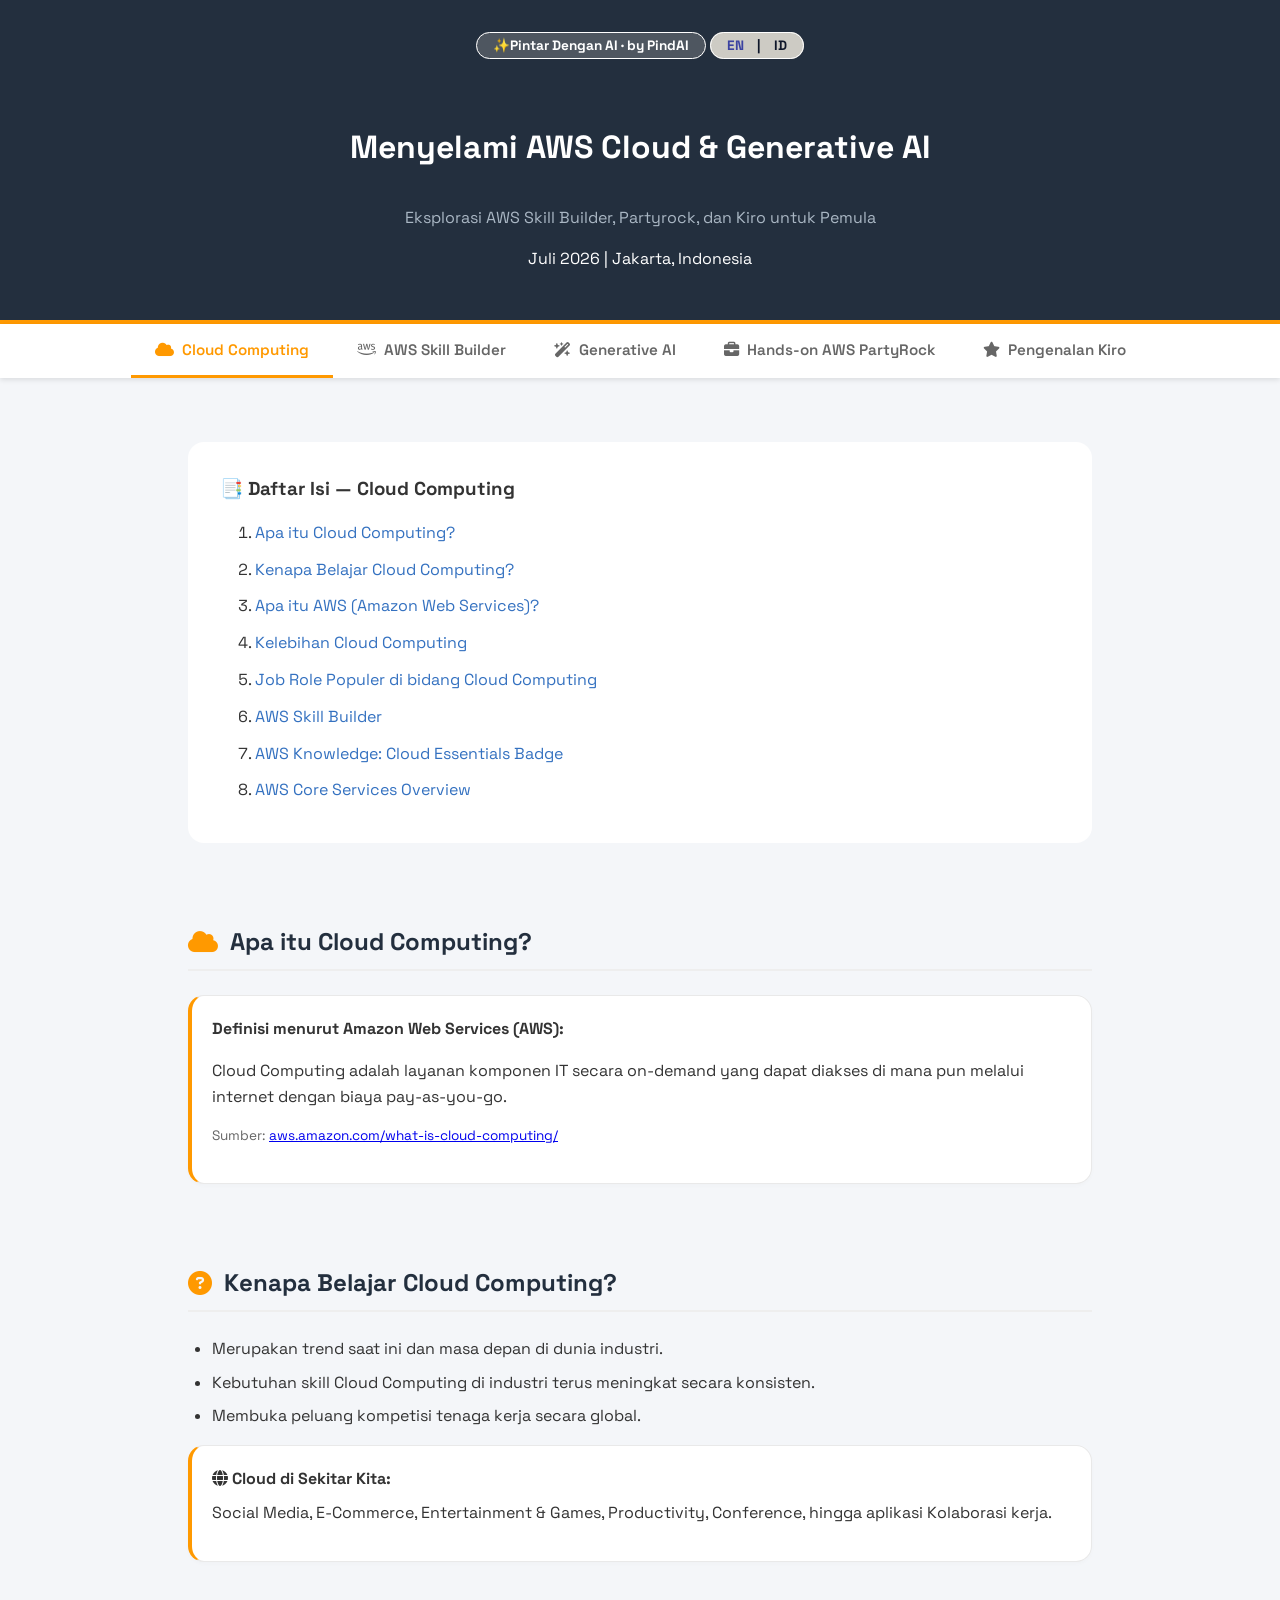
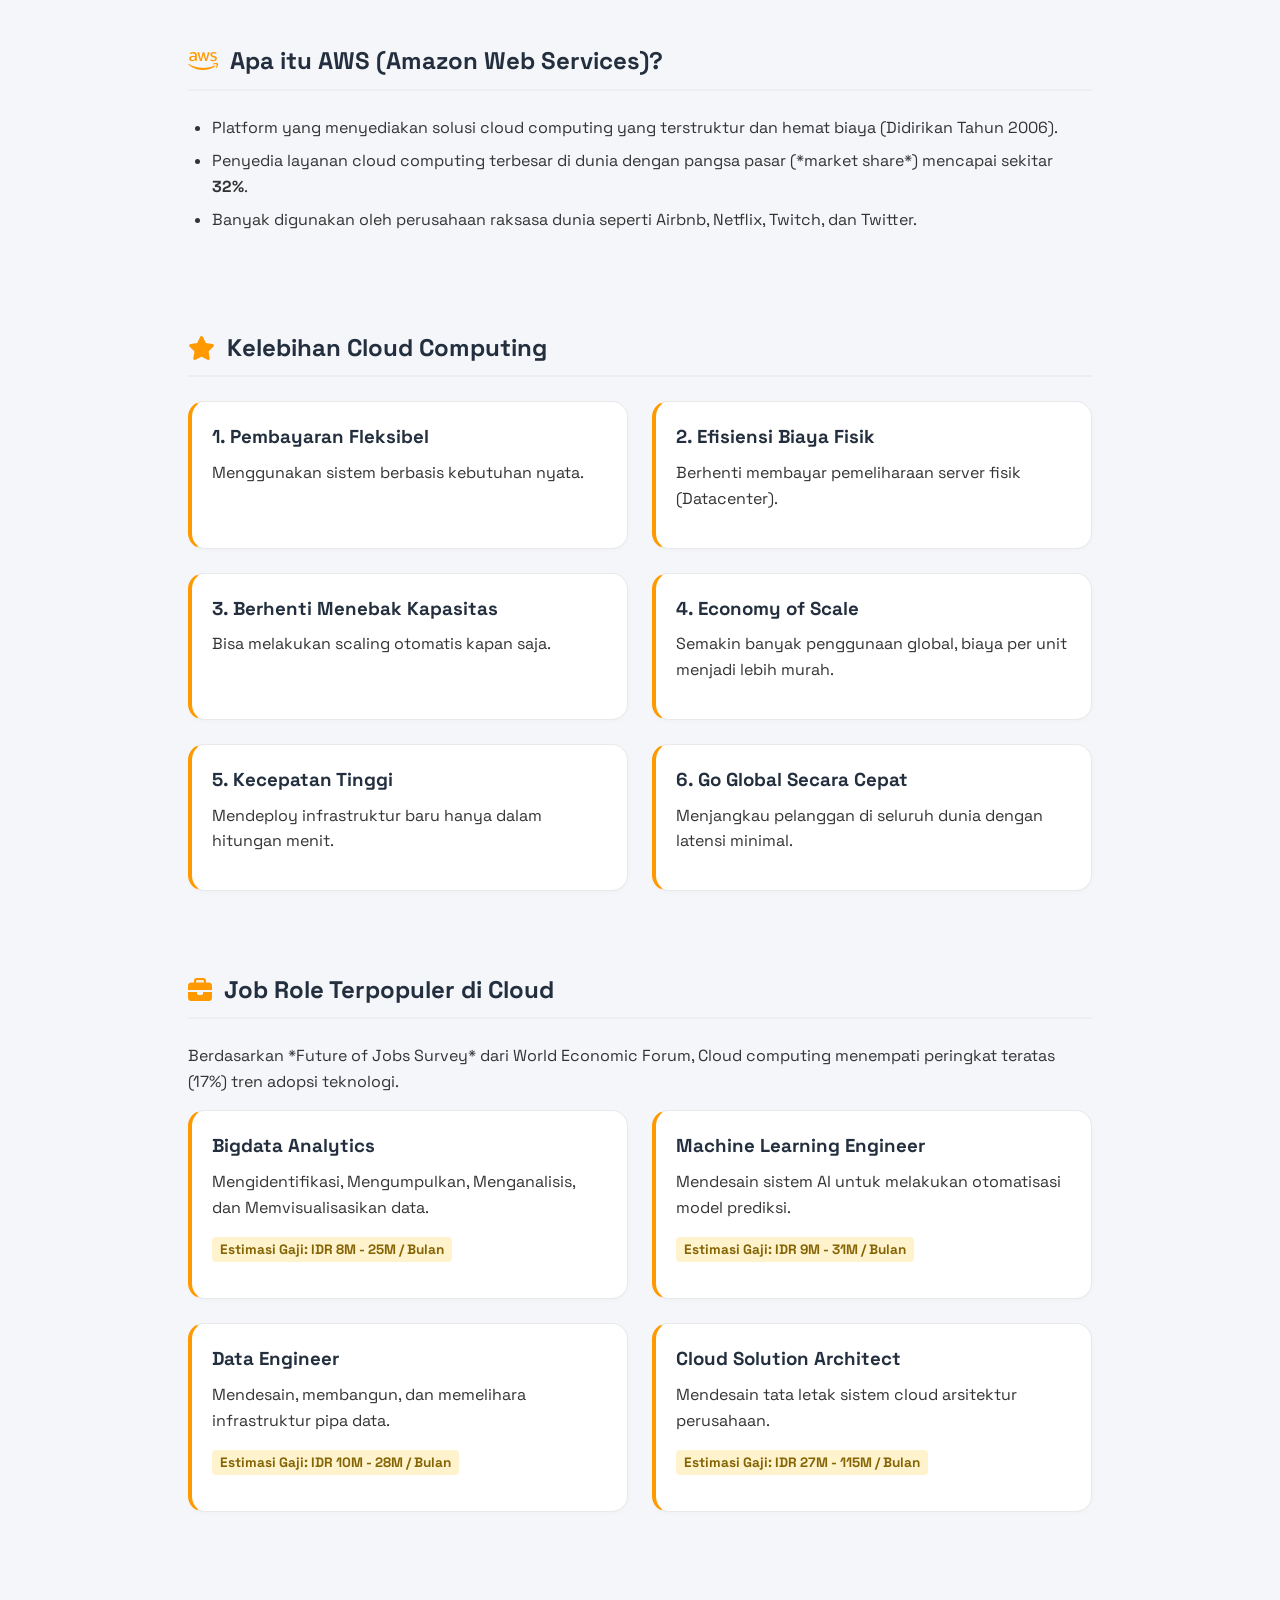
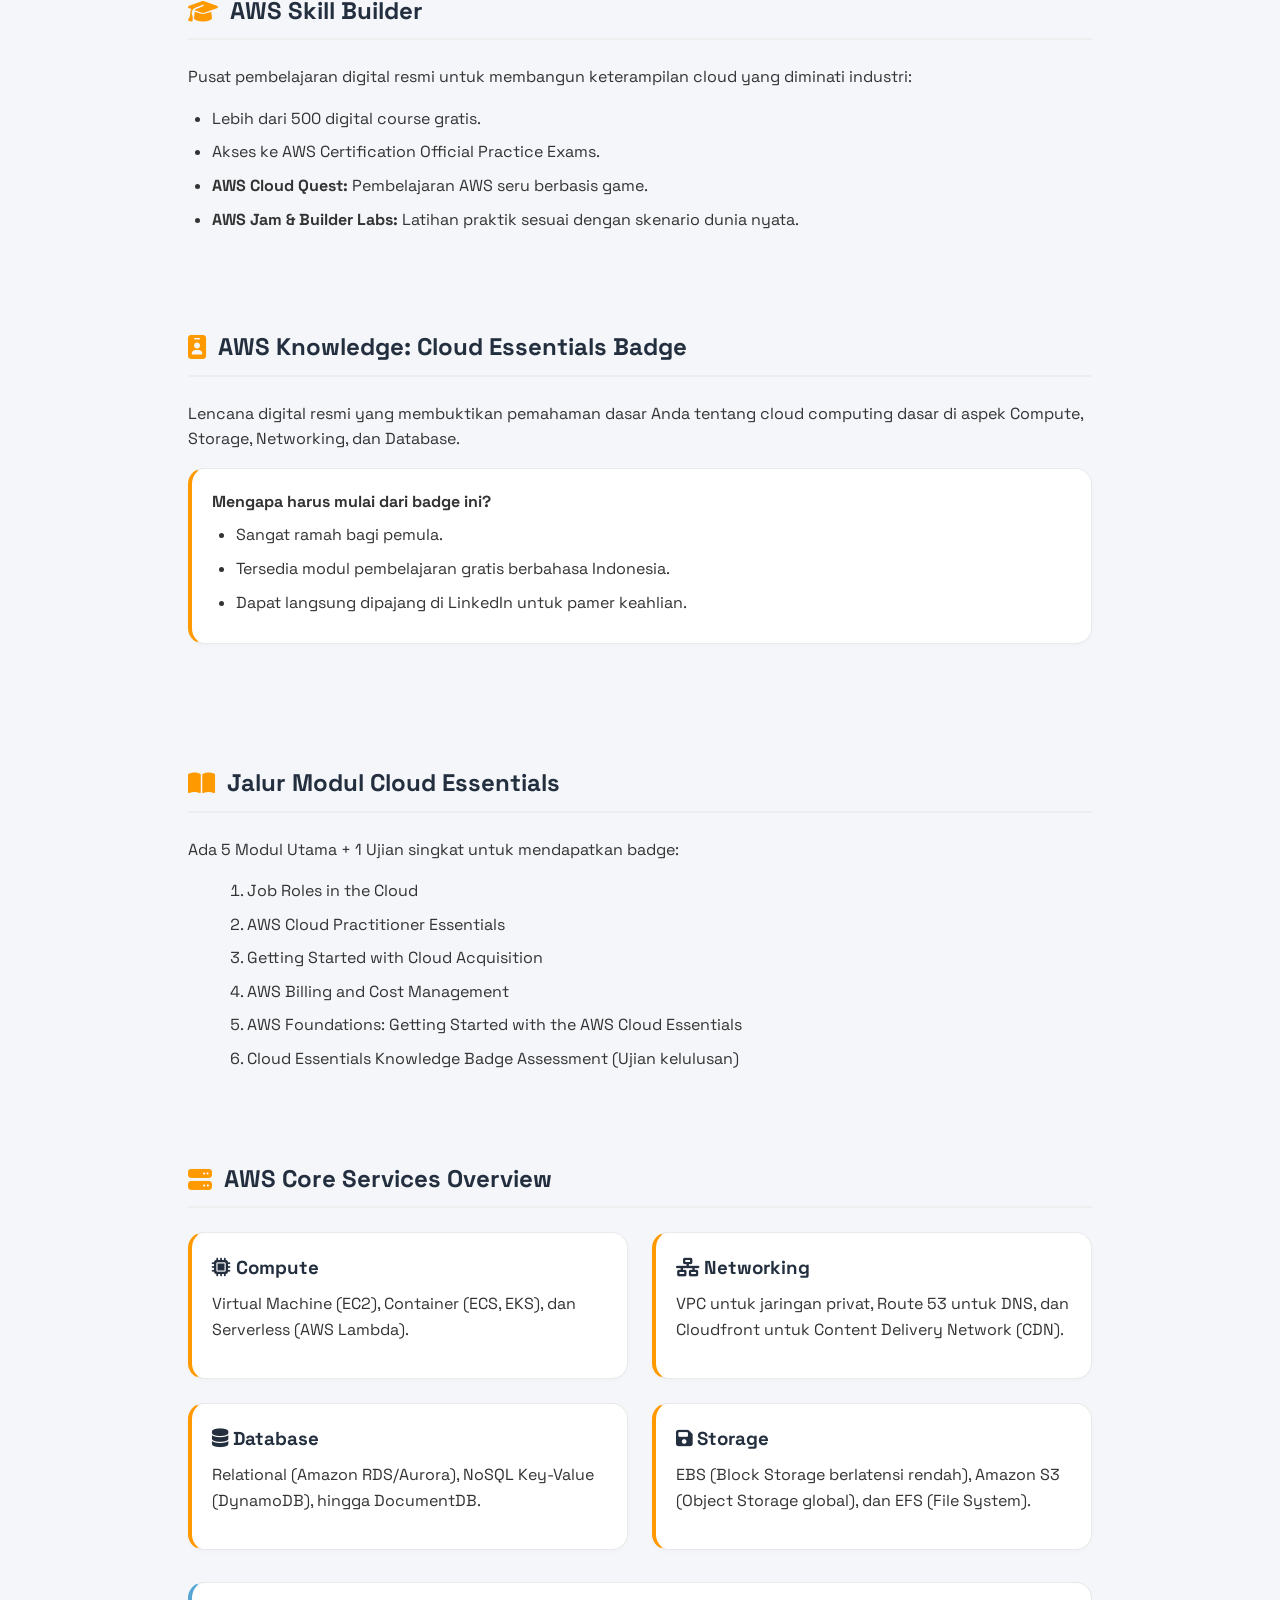
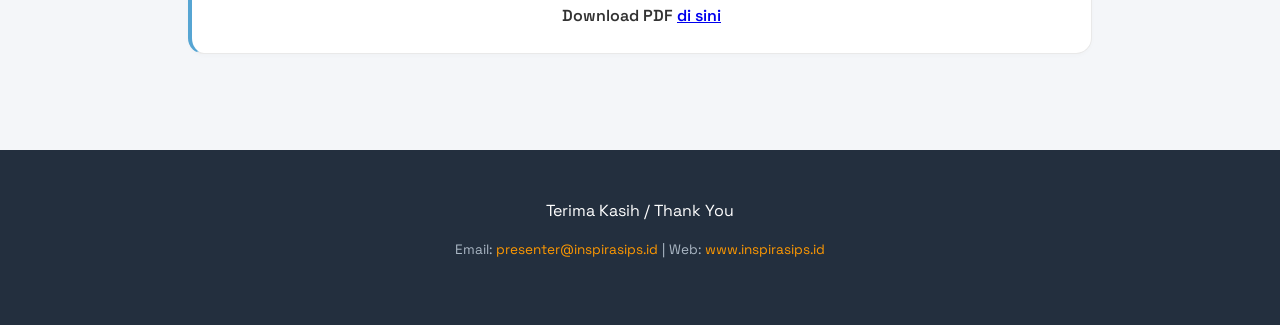
<file: cloud-computing-id.html>
<!DOCTYPE html>
<html lang="id">

<head>
  <meta charset="UTF-8" />
  <meta name="viewport" content="width=device-width, initial-scale=1.0" />
  <title>Workshop Cloud Computing</title>
  <!-- Font Awesome untuk Ikon Menarik -->
  <link rel="stylesheet" href="https://cdnjs.cloudflare.com/ajax/libs/font-awesome/6.4.0/css/all.min.css" />
  <!-- Google Fonts untuk Tampilan Modern -->
  <link rel="preconnect" href="https://fonts.googleapis.com" />
  <link rel="preconnect" href="https://fonts.gstatic.com" crossorigin />
  <link
    href="https://fonts.googleapis.com/css2?family=Inter:wght@400;500;600;700&display=swap&family=Space+Grotesk:wght@400;500;600;700&"
    rel="stylesheet" />

  <style>
    :root {
      --primary-color: #ff9900;
      /* AWS Orange */
      --dark-color: #232f3e;
      /* AWS Dark Blue */
      --card-border: #e9e9e9;
      /* AWS Dark Blue */
      --light-bg: #f4f6f9;
      --text-color: #333;
      --card-shadow: 0 4px 6px -1px rgba(0, 0, 0, 0.1),
        0 2px 4px -1px rgba(0, 0, 0, 0.06);
    }

    * {
      box-sizing: border-box;
      margin: 0;
      padding: 0;
      font-family: 'Space Grotesk', sans-serif;
    }

    body {
      background-color: var(--light-bg);
      color: var(--text-color);
      line-height: 1.6;
      font-family: 'Space Grotesk', sans-serif;
    }

    header {
      background-color: var(--dark-color);
      color: white;
      padding: 2rem 1rem;
      text-align: center;
      border-bottom: 4px solid var(--primary-color);
    }

    header h1 {
      font-size: 2rem;
      margin-bottom: 0.5rem;
    }

    header p {
      color: #aab7c4;
      font-size: 1rem;
    }

    .text-white {
      color: #ffffff;
    }

    /* Container Utama Tab Slider */

    .tabs-container {
      position: sticky;
      top: 0;
      z-index: 100;
      background: white;
      display: flex;
      align-items: center;
      box-shadow: 0 2px 5px rgba(0, 0, 0, 0.1);
      padding: 0 0.5rem;
    }

    .nav-btn {
      background: white;
      border: none;
      font-size: 1.2rem;
      padding: 1rem;
      cursor: pointer;
      color: var(--dark-color);
      transition: color 0.2s;
    }

    .nav-btn:hover {
      color: var(--primary-color);
    }

    @media (min-width: 1024px) {
      .nav-btn {
        display: none;
      }
    }

    .tabs-wrapper {
      display: flex;
      /* justify-content: center; */
      overflow-x: auto;
      scroll-behavior: smooth;
      white-space: nowrap;
      flex-grow: 1;
      scrollbar-width: none;
      /* Hide scrollbar Firefox */
    }

    .tabs-wrapper::after,
    .tabs-wrapper::before {
      content: '';
      flex-grow: 1;
    }

    .tabs-wrapper::-webkit-scrollbar {
      display: none;
      /* Hide scrollbar Chrome/Safari */
    }

    .tab-link {
      padding: 1rem 1.5rem;
      background: none;
      border: none;
      border-bottom: 3px solid transparent;
      font-size: 0.95rem;
      font-weight: 600;
      color: #666;
      cursor: pointer;
      transition: all 0.3s;
      display: inline-flex;
      align-items: center;
      gap: 0.5rem;
    }

    .tab-link:hover {
      color: var(--dark-color);
      background-color: #f9f9f9;
    }

    .tab-link.active {
      color: var(--primary-color);
      border-bottom-color: var(--primary-color);
    }

    /* Area Konten */

    .content-container {
      max-width: 1000px;
      margin: 2rem auto;
      padding: 0 1rem;
    }

    .tab-content {
      display: none;
      padding: 2rem;
      animation: fadeIn 0.4s ease;
    }

    .tab-content.active {
      display: flex;
      flex-direction: column;
      gap: 5em;
    }

    @keyframes fadeIn {
      from {
        opacity: 0;
        transform: translateY(10px);
      }

      to {
        opacity: 1;
        transform: translateY(0);
      }
    }

    /* Tipografi & Grid Konten internal */

    h2 {
      color: var(--dark-color);
      margin-bottom: 1.5rem;
      display: flex;
      align-items: center;
      gap: 0.75rem;
      border-bottom: 2px solid #eee;
      padding-bottom: 0.5rem;
    }

    h2 i {
      color: var(--primary-color);
    }

    p {
      margin-bottom: 1rem;
    }

    ul {
      margin-left: 1.5rem;
      margin-bottom: 1rem;
    }

    li {
      margin-bottom: 0.5rem;
    }

    .grid-2 {
      display: grid;
      grid-template-columns: repeat(auto-fit, minmax(300px, 1fr));
      gap: 1.5rem;
      margin-top: 1rem;
    }

    .grid-3 {
      display: grid;
      grid-template-columns: repeat(auto-fit, minmax(280px, 1fr));
      gap: 1.5rem;
      margin-top: 1rem;
    }

    .col-3 {
      grid-template-columns: repeat(3, minmax(0, 1fr));
    }

    .card {
      background: #ffffff;
      border: 1px solid var(--card-border);
      border-left: 4px solid var(--primary-color);
      padding: 1.25rem;
      border-radius: 16px;
      box-shadow: 0 2px 4px rgba(0, 0, 0, 0.02);
    }

    .card.normal {
      background: #ffffff;
      border: 1px solid var(--card-border);
      padding: 1.25rem;
      border-radius: 16px;
      box-shadow: 0 2px 4px rgba(0, 0, 0, 0.02);
    }

    .card h3 {
      margin-bottom: 0.5rem;
      color: var(--dark-color);
    }

    .badge {
      background-color: #fff3cd;
      color: #856404;
      padding: 0.25rem 0.5rem;
      border-radius: 4px;
      font-size: 0.85rem;
      font-weight: bold;
    }

    .badge-header {
      background-color: rgb(205 203 196 / 25%);
      color: #ffffff;
      border: 1px solid #ffffff;
      padding: 0.25rem 1rem;
      border-radius: 2rem;
      font-size: 0.85rem;
      font-weight: bold;
    }

    .container {
      background: #ffffff;
      padding: 2rem;
      border-radius: 1rem;
    }

    .content-spacer-sm {
      margin-top: 2em;
    }

    .content-spacer {
      margin-top: 5em;
    }

    .container ol {
      padding-top: 1rem;
      margin: 0;
      left: 0;
      display: flex;
      flex-direction: column;
      gap: 0.2rem;
    }

    footer {
      text-align: center;
      padding: 3rem 1rem;
      background-color: var(--dark-color);
      color: white;
      margin-top: 4rem;
    }

    footer a {
      color: var(--primary-color);
      text-decoration: none;
    }

    /* Responsif */

    @media (max-width: 600px) {
      .tab-content {
        padding: 1.5rem;
      }
    }

    ol>li {
      margin-left: 35px;
    }

    li>a {
      color: #3471c0;
      text-decoration: none;
    }

    li>a:hover {
      color: #478fec;
      text-decoration: underline;
    }

    .warning-box {
      background: #fff0df;
      border: none;
      border-left: 4px solid var(--primary-color);
      padding: 1.25rem;
      border-radius: 0;
      box-shadow: 0 2px 4px rgba(0, 0, 0, 0.02);
      color: #8f4c00;
    }

    .text-warning-box {
      text-transform: uppercase;
      font-weight: 700;
      font-size: 1rem;
    }

    .step-card {
      padding: 1.5rem;
      margin-top: 1.5rem;
      border-radius: 0.75rem;
      border-width: 1px;
      border: 1px solid #e5e7eb;
      background-color: #ffffff;
      box-shadow: 0 1px 2px 0 rgba(0, 0, 0, 0.05);
    }

    .text-mono-quote {
      padding-top: 0.125rem;
      padding-bottom: 0.125rem;
      padding-left: 0.375rem;
      padding-right: 0.375rem;
      border-radius: 0.25rem;
      font-family: Menlo, Monaco, Consolas, 'Liberation Mono', 'Courier New',
        monospace;
      color: #dc2626;
      background-color: #f3f4f6;
    }

    .step-card-title {
      font-size: 1.125rem;
      line-height: 1.75rem;
      font-weight: 700;
      margin-bottom: 1rem;
    }

    .step-card-text {
      font-size: 1rem;
    }

    .semibold {
      font-weight: 600;
    }

    .inline-orange-button {
      background: #f59e0b;
      padding-top: 0.25rem;
      padding-bottom: 0.25rem;
      padding-left: 0.75rem;
      padding-right: 0.75rem;
      border-radius: 0.25rem;
      font-size: 0.75rem;
      line-height: 1rem;
      font-weight: 600;
      box-shadow: 0 1px 2px 0 rgba(0, 0, 0, 0.05);
      white-space: nowrap;
    }

    .footnote-box {
      font-size: 0.75rem;
      line-height: 1rem;
      background-color: #f1f5f9;
      padding: 0.75rem;
      border-radius: 0.25rem;
      color: #475569;
      border-left-width: 2px;
      border-left-color: #94a3b8;
      border-left-style: solid;
    }

    .info-box {
      background-color: #ecfeff;
      border-left-width: 4px;
      border-left-color: #06b6d4;
      border-left-style: solid;
      padding: 1.25rem;
      border-top-right-radius: 0.5rem;
      border-bottom-right-radius: 0.5rem;
    }

    .white-box {
      background-color: #ffffff;
      padding: 1rem;
      border-radius: 0.25rem;
      border-width: 1px;
      border-color: #fef3c7;
      border-style: solid;
    }

    .green-box {
      background-color: #ecfdf5;
      border-width: 1px;
      border-color: #a7f3d0;
      border-style: solid;
      padding: 1.25rem;
      border-radius: 0.75rem;
    }

    .rose-box {
      background-color: #fff1f2;
      border-width: 1px;
      border-color: #fecdd3;
      border-style: solid;
      padding: 1.25rem;
      border-radius: 0.75rem;
    }

    .table-responsive-wrapper {
      /* Container untuk membungkus tabel agar responsif di layar hp */
      width: 100%;
      overflow-x: auto;
      margin: 1.5rem 0;
      border-radius: 8px;
      box-shadow: 0 4px 6px -1px rgba(0, 0, 0, 0.05),
        0 2px 4px -1px rgba(0, 0, 0, 0.03);
    }

    .custom-table {
      /* Base Style Tabel */
      width: 100%;
      border-collapse: collapse;
      background-color: #ffffff;
      text-align: left;
      font-size: 0.95rem;
      color: #334155;
      /* Slate 700 */
      min-width: 600px;
      /* Menjaga struktur kolom di layar kecil */
    }

    .custom-table thead tr {
      /* Styling Header Tabel */
      background-color: #0f172a;
      /* Deep Slate Blue */
      color: #ffffff;
      font-weight: 600;
    }

    .custom-table th {
      padding: 1rem 1.25rem;
      letter-spacing: 0.05em;
      text-transform: uppercase;
      font-size: 0.85rem;
      border: none;
    }

    .custom-table td {
      /* Styling Baris dan Sel Body */
      padding: 1rem 1.25rem;
      border-bottom: 1px solid #e2e8f0;
      /* Slate 200 */
      transition: background-color 0.2s ease;
    }

    .custom-table tbody tr:nth-of-type(even) {
      /* Warna belang-belang (Zebra Striping) */
      background-color: #f8fafc;
      /* Slate 50 */
    }

    .custom-table tbody tr:hover {
      /* Efek Hover saat baris disorot */
      background-color: #f1f5f9;
      /* Slate 100 */
    }

    .custom-table tbody tr:last-of-type td {
      /* Baris terakhir tidak memiliki border bawah agar rapi */
      border-bottom: 2px solid #0f172a;
    }

    .custom-table td strong {
      /* Styling tambahan untuk teks tebal di kolom pertama */
      color: #0f172a;
      font-weight: 600;
    }

    .step-badge {
      background-color: var(--dark-color);
      color: white;
      padding: 0.2rem 0.6rem;
      border-radius: 4px;
      font-size: 0.8rem;
      font-weight: bold;
      display: inline-block;
      margin-bottom: 0.5rem;
    }

    .note-italic {
      margin-top: 0.75rem;
      font-size: 0.9rem;
      line-height: 1rem;
      color: #0e7490;
      font-style: italic;
    }

    .lang-switch-btn {
      background-color: rgb(205 203 196);
      color: #0f172a;
      border: 1px solid #ffffff;
      padding: 0.25rem 1rem;
      border-radius: 2rem;
      font-size: 0.85rem;
      font-weight: bold;
      text-decoration: none;
    }

    .lang-switch-btn a {
      color: #3b42a1;
      text-decoration: none;
    }

    .divider {
      padding: 0 10px;
    }

    a.selected-lang {
      color: #0f172a;
      text-decoration: none;
    }
  </style>
</head>

<body>
  <!-- Header Section -->
  <header>
    <span class="badge-header">✨Pintar Dengan AI · <strong>by PindAI</strong></span>
    <span class="lang-switch-btn">
      <a href="cloud-computing-en.html" title="Switch to English">
        EN
      </a>
      <span class="divider">|</span>
      <a class="selected-lang" href="#" title="Selected Indonesia">
        ID
      </a>
    </span>

    <h1 class="content-spacer-sm">Menyelami AWS Cloud & Generative AI</h1>
    <p class="content-spacer-sm">
      Eksplorasi AWS Skill Builder, Partyrock, dan Kiro untuk Pemula
    </p>
    <p class="text-white">Juli 2026 | Jakarta, Indonesia</p>
  </header>

  <!-- Horizontal Tabs Menu dengan Slider -->
  <div class="tabs-container">
    <button class="nav-btn" id="slide-left" title="chevron-left">
      <i class="fa-solid fa-chevron-left"></i>
    </button>
    <div class="tabs-wrapper" id="tabs-wrapper">
      <button class="tab-link active" onclick="openTab(event, 'tab-cloud')">
        <i class="fa-solid fa-cloud"></i> Cloud Computing
      </button>
      <button class="tab-link" onclick="openTab(event, 'tab-skillbuilder')">
        <i class="fa-brands fa-aws"></i> AWS Skill Builder
      </button>
      <button class="tab-link" onclick="openTab(event, 'tab-gen-ai')">
        <i class="fa-solid fa-wand-magic-sparkles"></i> Generative AI
      </button>
      <button class="tab-link" onclick="openTab(event, 'tab-partyrock')">
        <i class="fa-solid fa-briefcase"></i> Hands-on AWS PartyRock
      </button>
      <button class="tab-link" onclick="openTab(event, 'tab-intro-kiro')">
        <i class="fa-solid fa-star"></i> Pengenalan Kiro
      </button>
    </div>
    <button class="nav-btn" id="slide-right" title="chevron-right">
      <i class="fa-solid fa-chevron-right"></i>
    </button>
  </div>

  <!-- Konten Tab Utama -->
  <div class="content-container">
    <!-- Tab 1: Cloud Computing -->
    <div id="tab-cloud" class="tab-content active">
      <!-- Daftar Isi : Cloud Computing -->
      <section>
        <div class="container">
          <div class="toc">
            <h3>📑 Daftar Isi — Cloud Computing</h3>
            <ol>
              <li>
                <a href="#app-cloud">Apa itu Cloud Computing?</a>
              </li>
              <li>
                <a href="#app-why-cloud">Kenapa Belajar Cloud Computing?</a>
              </li>
              <li>
                <a href="#app-aws">Apa itu AWS (Amazon Web Services)?</a>
              </li>
              <li>
                <a href="#app-benefit">Kelebihan Cloud Computing</a>
              </li>
              <li>
                <a href="#app-job">Job Role Populer di bidang Cloud Computing</a>
              </li>
              <li><a href="#app-skillbuilder">AWS Skill Builder</a></li>
              <li>
                <a href="#app-badge">AWS Knowledge: Cloud Essentials Badge</a>
              </li>
              <li>
                <a href="#app-core-service">AWS Core Services Overview</a>
              </li>
            </ol>
          </div>
        </div>
      </section>

      <!-- Konten: Apa itu Cloud Computing -->
      <section id="app-cloud">
        <h2><i class="fa-solid fa-cloud"></i> Apa itu Cloud Computing?</h2>
        <div class="card">
          <p><strong>Definisi menurut Amazon Web Services (AWS):</strong></p>
          <p class="wrap">
            Cloud Computing adalah layanan komponen IT secara on-demand yang
            dapat diakses di mana pun melalui internet dengan biaya
            pay-as-you-go.
          </p>
          <p style="font-size: 0.85rem; color: #666; margin-top: 1rem">
            Sumber:
            <a rel="noopener" href="https://aws.amazon.com/what-is-cloud-computing/"
              target="_blank">aws.amazon.com/what-is-cloud-computing/</a>
          </p>
        </div>
      </section>

      <!-- Konten: Kenapa Belajar Cloud Computing -->
      <section id="app-why-cloud">
        <h2>
          <i class="fa-solid fa-circle-question"></i> Kenapa Belajar Cloud
          Computing?
        </h2>
        <ul>
          <li>Merupakan trend saat ini dan masa depan di dunia industri.</li>
          <li>
            Kebutuhan skill Cloud Computing di industri terus meningkat secara
            konsisten.
          </li>
          <li>Membuka peluang kompetisi tenaga kerja secara global.</li>
        </ul>
        <div class="card" style="margin-top: 1rem">
          <h4><i class="fa-solid fa-globe"></i> Cloud di Sekitar Kita:</h4>
          <p style="margin-top: 0.5rem">
            Social Media, E-Commerce, Entertainment & Games, Productivity,
            Conference, hingga aplikasi Kolaborasi kerja.
          </p>
        </div>
      </section>

      <!-- Konten: Apa itu AWS -->
      <section id="app-aws">
        <h2>
          <i class="fa-brands fa-aws"></i> Apa itu AWS (Amazon Web Services)?
        </h2>
        <ul>
          <li>
            Platform yang menyediakan solusi cloud computing yang terstruktur
            dan hemat biaya (Didirikan Tahun 2006).
          </li>
          <li>
            Penyedia layanan cloud computing terbesar di dunia dengan pangsa
            pasar (*market share*) mencapai sekitar <strong>32%</strong>.
          </li>
          <li>
            Banyak digunakan oleh perusahaan raksasa dunia seperti Airbnb,
            Netflix, Twitch, dan Twitter.
          </li>
        </ul>
      </section>

      <!-- Konten: Kelebihan Cloud Computing -->
      <section id="app-benefit">
        <h2><i class="fa-solid fa-star"></i> Kelebihan Cloud Computing</h2>
        <div class="grid-2">
          <div class="card">
            <h3>1. Pembayaran Fleksibel</h3>
            <p>Menggunakan sistem berbasis kebutuhan nyata.</p>
          </div>
          <div class="card">
            <h3>2. Efisiensi Biaya Fisik</h3>
            <p>Berhenti membayar pemeliharaan server fisik (Datacenter).</p>
          </div>
          <div class="card">
            <h3>3. Berhenti Menebak Kapasitas</h3>
            <p>Bisa melakukan scaling otomatis kapan saja.</p>
          </div>
          <div class="card">
            <h3>4. Economy of Scale</h3>
            <p>
              Semakin banyak penggunaan global, biaya per unit menjadi lebih
              murah.
            </p>
          </div>
          <div class="card">
            <h3>5. Kecepatan Tinggi</h3>
            <p>Mendeploy infrastruktur baru hanya dalam hitungan menit.</p>
          </div>
          <div class="card">
            <h3>6. Go Global Secara Cepat</h3>
            <p>
              Menjangkau pelanggan di seluruh dunia dengan latensi minimal.
            </p>
          </div>
        </div>
      </section>

      <!-- Konten: Job Role Cloud -->
      <section id="app-job">
        <h2>
          <i class="fa-solid fa-briefcase"></i> Job Role Terpopuler di Cloud
        </h2>
        <p>
          Berdasarkan *Future of Jobs Survey* dari World Economic Forum, Cloud
          computing menempati peringkat teratas (17%) tren adopsi teknologi.
        </p>
        <div class="grid-2">
          <div class="card">
            <h3>Bigdata Analytics</h3>
            <p>
              Mengidentifikasi, Mengumpulkan, Menganalisis, dan
              Memvisualisasikan data.
            </p>
            <p>
              <span class="badge">Estimasi Gaji: IDR 8M - 25M / Bulan</span>
            </p>
          </div>
          <div class="card">
            <h3>Machine Learning Engineer</h3>
            <p>
              Mendesain sistem AI untuk melakukan otomatisasi model prediksi.
            </p>
            <p>
              <span class="badge">Estimasi Gaji: IDR 9M - 31M / Bulan</span>
            </p>
          </div>
          <div class="card">
            <h3>Data Engineer</h3>
            <p>
              Mendesain, membangun, dan memelihara infrastruktur pipa data.
            </p>
            <p>
              <span class="badge">Estimasi Gaji: IDR 10M - 28M / Bulan</span>
            </p>
          </div>
          <div class="card">
            <h3>Cloud Solution Architect</h3>
            <p>Mendesain tata letak sistem cloud arsitektur perusahaan.</p>
            <p>
              <span class="badge">Estimasi Gaji: IDR 27M - 115M / Bulan</span>
            </p>
          </div>
        </div>
      </section>

      <!-- Konten: AWS Skill Builder -->
      <section id="app-skillbuilder">
        <h2><i class="fa-solid fa-graduation-cap"></i> AWS Skill Builder</h2>
        <p>
          Pusat pembelajaran digital resmi untuk membangun keterampilan cloud
          yang diminati industri:
        </p>
        <ul>
          <li>Lebih dari 500 digital course gratis.</li>
          <li>Akses ke AWS Certification Official Practice Exams.</li>
          <li>
            <strong>AWS Cloud Quest:</strong> Pembelajaran AWS seru berbasis
            game.
          </li>
          <li>
            <strong>AWS Jam & Builder Labs:</strong> Latihan praktik sesuai
            dengan skenario dunia nyata.
          </li>
        </ul>
      </section>

      <!-- Konten: AWS Badge -->
      <section id="app-badge">
        <h2>
          <i class="fa-solid fa-id-badge"></i> AWS Knowledge: Cloud Essentials
          Badge
        </h2>
        <p>
          Lencana digital resmi yang membuktikan pemahaman dasar Anda tentang
          cloud computing dasar di aspek Compute, Storage, Networking, dan
          Database.
        </p>
        <div class="card" style="margin-top: 1rem">
          <h4>Mengapa harus mulai dari badge ini?</h4>
          <ul style="margin-top: 0.5rem; margin-bottom: 0">
            <li>Sangat ramah bagi pemula.</li>
            <li>Tersedia modul pembelajaran gratis berbahasa Indonesia.</li>
            <li>Dapat langsung dipajang di LinkedIn untuk pamer keahlian.</li>
          </ul>
        </div>

        <h2 class="content-spacer">
          <i class="fa-solid fa-book-open"></i> Jalur Modul Cloud Essentials
        </h2>
        <p>Ada 5 Modul Utama + 1 Ujian singkat untuk mendapatkan badge:</p>
        <ol style="margin-left: 1.5rem">
          <li>Job Roles in the Cloud</li>
          <li>AWS Cloud Practitioner Essentials</li>
          <li>Getting Started with Cloud Acquisition</li>
          <li>AWS Billing and Cost Management</li>
          <li>
            AWS Foundations: Getting Started with the AWS Cloud Essentials
          </li>
          <li>
            Cloud Essentials Knowledge Badge Assessment (Ujian kelulusan)
          </li>
        </ol>
      </section>

      <!-- Konten: AWS Core Services -->
      <section id="app-core-service">
        <h2><i class="fa-solid fa-server"></i> AWS Core Services Overview</h2>
        <div class="grid-2">
          <div class="card">
            <h3><i class="fa-solid fa-microchip"></i> Compute</h3>
            <p>
              Virtual Machine (EC2), Container (ECS, EKS), dan Serverless (AWS
              Lambda).
            </p>
          </div>
          <div class="card">
            <h3><i class="fa-solid fa-network-wired"></i> Networking</h3>
            <p>
              VPC untuk jaringan privat, Route 53 untuk DNS, dan Cloudfront
              untuk Content Delivery Network (CDN).
            </p>
          </div>
          <div class="card">
            <h3><i class="fa-solid fa-database"></i> Database</h3>
            <p>
              Relational (Amazon RDS/Aurora), NoSQL Key-Value (DynamoDB),
              hingga DocumentDB.
            </p>
          </div>
          <div class="card">
            <h3><i class="fa-solid fa-floppy-disk"></i> Storage</h3>
            <p>
              EBS (Block Storage berlatensi rendah), Amazon S3 (Object Storage
              global), dan EFS (File System).
            </p>
          </div>
        </div>

        <div class="card" style=" margin-top: 2rem; border-left-color: rgb(86, 165, 211); text-align: center;">
          <p style="font-weight: 600; margin-bottom: 0.25rem">
            Download PDF 
            <a 
              rel="noopener noreferrer" 
              href="https://drive.google.com/file/d/1jbzUYV64-U3_PXhsXjMaKE1Crbq7N4Y5/view?usp=sharing" 
              target="_blank">di sini
            </a>
          </p>
        </div>
      </section>
    </div>

    <!-- Tab 2: AWS Skill Builder -->
    <div id="tab-skillbuilder" class="tab-content">
      <!-- Daftar Isi : AWS Skill Builder -->
      <section>
        <div class="container">
          <div class="toc">
            <h3>📑 Daftar Isi — AWS Skill Builder</h3>
            <ol>
              <li>
                <a href="#aws-sb-persiapan">Persiapan & Requirement Device</a>
              </li>
              <li>
                <a href="#aws-sb-langkah1">Langkah 1: Membuat Akun AWS Builder ID</a>
              </li>
              <li>
                <a href="#aws-sb-langkah2">Langkah 2: Data Diri & Zona Waktu</a>
              </li>
              <li>
                <a href="#aws-sb-langkah3">Langkah 3: Cara Mengakses Kursus</a>
              </li>
              <li>
                <a href="#aws-sb-langkah4">Langkah 4: Struktur Pengerjaan Modul</a>
              </li>
              <li>
                <a href="#aws-sb-langkah5">Langkah 5: Ketentuan Ujian Akhir & Kelulusan</a>
              </li>
            </ol>
          </div>
        </div>
      </section>

      <!-- Konten: Persiapan -->
      <section id="aws-sb-persiapan">
        <h2>Persiapan & Requirement Device</h2>
        <p>
          Sebelum memulai pendaftaran akun <strong>AWS Skill Builder</strong>,
          pastikan Anda telah menyiapkan kebutuhan perangkat berikut demi
          kenyamanan pengisian data.
        </p>
        <div class="grid-2">
          <div class="card normal">
            <h4 class="step-card-title">💻 Perangkat Utama</h4>
            <p class="step-card-text">
              Sangat disarankan menggunakan <strong>Laptop / PC</strong> untuk
              tampilan antarmuka yang optimal.
            </p>
          </div>
          <div class="card normal">
            <h4 class="step-card-title">🌐 Aplikasi Browser</h4>
            <p class="step-card-text">
              Gunakan browser <strong>Google Chrome</strong> versi terbaru.
            </p>
          </div>
        </div>
        <div class="warning-box content-spacer-sm">
          <h5 class="text-warning-box">Perhatian Penting:</h5>
          <p>
            Untuk device disarankan menggunakan laptop untuk tampilan yang
            lebih baik. Jika menggunakan smartphone, silakan diubah menjadi
            <strong>mode desktop</strong> agar seluruh tombol navigasi AWS
            dapat terlihat dan diklik dengan benar.
          </p>
        </div>
      </section>

      <!-- Konten: Langkah 1 -->
      <section id="aws-sb-langkah1">
        <h2 class="">Langkah 1: Membuat Akun AWS Builder ID</h2>
        <div class="space-y-6">
          <div class="step-card">
            <h3 class="step-card-title">1. Mencari & Mengakses Platform</h3>
            <p class="step-card-text">
              Tuliskan
              <code class="text-mono-quote">aws skill builder</code> di Google
              search, silakan di-klik hasil pencarian paling atas atau Anda
              bisa langsung klik tautan resmi berikut:
              <a href="https://skillbuilder.aws" target="_blank" rel="noopener noreferrer" style="
                    display: block;
                    margin-top: 0.25rem;
                    font-weight: 500;
                    color: #2563eb;
                    text-decoration: underline;
                  ">https://skillbuilder.aws</a>
            </p>
          </div>

          <div class="step-card">
            <h3 class="step-card-title">2. Registrasi Awal</h3>
            <p class="step-card-text">
              Jika muncul tampilan dashboard AWS Skill Builder, silakan klik
              tombol
              <span class="semibold">"Create free account"</span>
              (atau <strong>"Buat akun gratis"</strong>).
            </p>
          </div>

          <div class="step-card">
            <h3 class="step-card-title">3. Memilih Metode Masuk</h3>
            <p class="step-card-text">
              Pada tampilan pilihan metode sign in, silakan di-klik tombol
              <span class="inline-orange-button">Create or Sign In</span> pada
              opsi **AWS Builder ID**.
            </p>
            <div class="footnote-box">
              <strong>Perhatian:</strong> Jika tampilan tidak seperti di atas,
              silakan klik <em>"Sign in with a different option"</em> kemudian
              pilih <em>AWS Builder ID</em>.
            </div>
          </div>

          <div class="step-card">
            <h3 class="step-card-title">4. Mengisi Email & Nama Lengkap</h3>
            <ul>
              <li>
                Tuliskan <strong>email aktif</strong> Anda (yang sering
                dibuka/sering digunakan), lalu klik tombol
                <span class="semibold">"Next"</span>.
              </li>
              <li>
                Tuliskan <strong>nama lengkap</strong> Anda secara jelas dan
                jangan disingkat, lalu klik tombol
                <span class="semibold">"Next"</span>.
              </li>
            </ul>
          </div>

          <div class="step-card">
            <h3 class="step-card-title">5. Verifikasi & Pengaturan Sandi</h3>
            <p class="step-card-text">
              Muncul halaman <strong>"Email Verification"</strong>. Silakan
              cek kotak masuk email yang digunakan untuk mendaftar, lalu salin
              (*Copy*) <em>verification code</em> yang Anda terima. Tempel
              (*Paste*) kode tersebut ke kolom yang disediakan, lalu klik
              tombol <span class="semibold">"Verify"</span>.
            </p>
            <p class="step-card-text">
              Selanjutnya pada halaman buat password, tuliskan password dengan
              kombinasi
              <strong>huruf besar, huruf kecil, angka, dan karakter khusus</strong>
              (Contoh:
              <code class="text-mono-quote">ATsn2368#@</code>). Ulangi penulisan password, masukkan karakter Captcha
              gambar
              dengan cermat, lalu klik menu
              <span class="semibold">"Create AWS Builder ID"</span>.
            </p>
          </div>
        </div>
      </section>

      <!-- Konten: Langkah 2 -->
      <section id="aws-sb-langkah2">
        <h2 class="">Langkah 2: Data Diri & Zona Waktu</h2>

        <div class="step-card">
          <h3 class="step-card-title">Halaman Syarat dan Ketentuan</h3>
          <p class="step-card-text">
            Pada halaman <em>Terms and conditions</em> AWS Training and
            Certification, silakan langsung di-klik tombol
            <span class="inline-orange-button">Accept terms</span>.
          </p>
        </div>

        <div class="step-card">
          <h3 class="step-card-title">
            Pembaruan Informasi Profil (*Update Personal Info*)
          </h3>
          <ol>
            <li>
              Silakan tuliskan nama depan (<em>First Name</em>) dan nama
              belakang (<em>Last Name</em>) Anda.
            </li>
            <li>
              Pada kolom <strong>Additional Fields</strong>, Anda cukup
              mengisi bagian kolom
              <span class="semibold">Country/Region</span> saja,
              pilih <strong>Indonesia</strong>.
            </li>
            <li>
              Silakan di-klik tanda kotak persetujuan pembagian info (jika
              ada), kemudian klik tombol
              <span class="semibold">"CONTINUE / Buat Profil"</span>.
            </li>
          </ol>
        </div>

        <div class="info-box content-spacer-sm">
          <h3 class="step-card-title">
            Pembaruan Zona Waktu (*New Time Zone Detected*)
          </h3>
          <p class="text-sm text-cyan-800">
            Jika sistem mendeteksi ketidaksesuaian waktu dan menampilkan
            notifikasi perubahan ke zona lokal
            <strong class="text-cyan-950">(GMT +07:00) Asia/Jakarta</strong>,
            silakan di-klik tombol
            <span class="font-bold underline">"UPDATE"</span>.
          </p>
          <div class="note-italic">
            *Kasus khusus: Bagaimana jika tidak muncul pesan new time zone
            detected? TIDAK MASALAH, SILAKAN DILANJUTKAN KE LANGKAH
            SELANJUTNYA.
          </div>
        </div>
      </section>

      <!-- Konten: Langkah 3 -->
      <section id="aws-sb-langkah3">
        <h2>Langkah 3: Cara Mengakses Kursus</h2>
        <p>
          Jika pendaftaran akun sudah selesai dan Anda diarahkan masuk ke
          Halaman Dashboard Utama pengguna, ikuti panduan pencarian materi
          berikut:
        </p>
        <div>
          <div class="step-card">
            <h4 class="step-card-title">1. Cari Bagian Unggulan</h4>
            <p class="text-xs text-slate-600">
              Mohon diperhatikan dari tampilan learner dashboard Anda, silakan
              di-scroll ke bawah sampai menemukan tampilan
              <strong>Featured content</strong>.
            </p>
          </div>
          <div class="step-card">
            <h4 class="step-card-title">2. Geser Halaman Navigasi Konten</h4>
            <p class="text-xs text-slate-600">
              Silakan di-klik tanda panah ke kanan (<span class="font-mono">&gt;</span>) pada navigasi halaman produk
              agar daftar bergeser ke halaman
              selanjutnya (Halaman 2/2).
            </p>
          </div>
          <div class="step-card">
            <h4 class="step-card-title">
              3. Membuka Jalur Pembelajaran Wajib
            </h4>
            <p class="text-xs text-slate-600">
              Cari kursus dengan judul berikut:
              <strong class="text-slate-900">Cloud Essentials Knowledge Badge Readiness Path</strong>, KEMUDIAN LANGSUNG
              KLIK SAJA.
            </p>
          </div>
          <div class="step-card">
            <h4 class="step-card-title">
              4. Registrasi ke Dalam Kelas (*Enroll*)
            </h4>
            <p class="text-xs text-slate-600">
              Silakan klik tombol oranye
              <span class="inline-orange-button">ENROLL</span>. Jika kemudian
              muncul kotak dialog pemberitahuan sukses, silakan klik tombol
              <span class="font-bold text-amber-600">"START LEARNING NOW"</span>.
            </p>
          </div>
        </div>
      </section>

      <!-- Konten: Langkah 4 -->
      <section id="aws-sb-langkah4">
        <h2 class="">Langkah 4: Struktur Pengerjaan Modul</h2>
        <p class="step-card-text">
          Course ini memiliki total struktur berupa
          <strong>5 modul utama</strong> dan
          <strong>1 assessment</strong> (ujian akhir untuk mendapatkan
          Knowledge Badge).
        </p>

        <div class="warning-box">
          <h4>Perhatian: Kamu Bebas Memilih Metode Belajar</h4>
          <div class="grid-2">
            <div class="white-box" style="color: #2c2c2c;">
              <span class="semibold" style="color: #ffa500;">Pilihan #1</span><br />
              Mengerjakan 5 modul secara berurutan terlebih dahulu, lalu baru
              lanjut mengerjakan assessment.
            </div>
            <div class="white-box" style="color: #2c2c2c;">
              <span class="semibold" style="color: #00c9c9;">Pilihan #2</span><br />
              Langsung melompat dan fokus untuk mengerjakan bagian Assessment
              saja di akhir halaman.
            </div>
          </div>
        </div>

        <div class="step-card content-spacer-sm">
          <h3 class="step-card-title">Alur Pengisian Materi Kelas:</h3>
          <p class="step-card-text">
            Silakan di-pilih course yang akan dikerjakan (pengerjaan materi
            tidak harus urut), lalu klik coursenya. Silakan klik tombol
            <strong>"START LEARNING NOW"</strong>.
          </p>
          <p class="step-card-text">
            Tipe materi kursus disajikan dalam bentuk teks materi bacaan serta
            media video pembelajaran. Kemudian di bagian penutup akhir modul
            akan disediakan evaluasi ringkas berupa
            <em>"Knowledge Check"</em> dan <em>"feedback"</em>, silakan diisi.
          </p>
        </div>
      </section>

      <!-- Konten: Langkah 5 -->
      <section id="aws-sb-langkah5">
        <h2 class="">Langkah 5: Ketentuan Ujian Akhir & Kelulusan</h2>

        <div class="step-card">
          <h3 class="step-card-title">Memulai Lembar Ujian</h3>
          <p class="step-card-text">
            Silakan di-pilih opsi
            <strong class="text-slate-950">Cloud Essentials Knowledge Badge Assessment</strong>
            yang akan dikerjakan, klik kelasnya, lalu silakan di-klik tombol
            <span class="bg-amber-500 text-slate-900 font-bold px-3 py-1 rounded text-xs shadow-sm">BEGIN THE
              TEST</span>.
          </p>
          <div class="grid-3 col-3" style="background-color: #f8fafc; padding: 20px;">
            <div>
              <span class="block semibold">Passing Mark</span> 80% Benar
            </div>
            <div>
              <span class="block semibold">Batas Waktu</span> No Time
              Limit
            </div>
            <div>
              <span class="block semibold">Jumlah Soal</span> 50
              Pertanyaan
            </div>
          </div>
        </div>

        <div class="step-card">
          <h3 class="step-card-title">Regulasi Selama Mengisi Ujian:</h3>
          <ul>
            <li>
              Untuk bisa lanjut ke soal berikutnya, semua soal pada halaman
              aktif harus terjawab terlebih dahulu. Klik tombol
              <strong>"NEXT PAGE"</strong> untuk melanjutkan.
            </li>
            <li>
              Jika ingin melanjutkan di lain kesempatan, maka Anda bisa klik
              tombol
              <span class="text-amber-600 font-bold">"SAVE TEST, YOU CAN RESUME LATER"</span>. Fitur ini memungkinkan
              Anda akan memulai kembali di soal
              terakhir yang Anda kerjakan ketika login nanti menggunakan
              tombol
              <span class="text-cyan-600 font-bold">"RESUME THE TEST"</span>.
            </li>
          </ul>
        </div>

        <div class="grid-2">
          <div class="green-box step-card">
            <h3 class="step-card-title">KONDISI LULUS (Passed)</h3>
            <p class="step-card-text">
              Jika Anda berhasil mendapatkan total skor minimal
              <strong>83%</strong> atau di atas batas kelulusan, selamat Anda
              lulus! Silakan luangkan waktu mengisi data kuesioner evaluasi (
              <em>Survei/Feedback</em>). Kemudian, Anda bisa langsung
              mengunduh berkas dengan klik tombol
              <strong style="color: #0e9958">DOWNLOAD YOUR CERTIFICATE</strong>. Untuk Badge fisik digital akan dikirim
              ke alamat email
              terdaftar (silakan menunggu antrean kiriman selama 2-5 hari
              kerja).
            </p>
          </div>
          <div class="rose-box step-card">
            <h3 class="step-card-title">KONDISI GAGAL (Not Passed)</h3>
            <p class="step-card-text">
              Jika nilai akhir Anda berada di bawah kriteria kelulusan, Anda
              dinyatakan tidak lulus. Langkah selanjutnya apa? Anda bisa
              mengerjakan ulang tes/assessmentnya kembali. Namun harap
              dicatat, Anda harus mematuhi masa tunggu pembekuan ujian selama
              <strong>24 jam (1 hari kemudian)</strong> untuk bisa mencoba
              mengambil tes kembali.
            </p>
          </div>
        </div>

        <div class="card" style=" margin-top: 2rem; border-left-color: rgb(86, 165, 211); text-align: center;">
          <p style="font-weight: 600; margin-bottom: 0.25rem">
            Download PDF 
            <a 
              rel="noopener noreferrer" 
              href="https://drive.google.com/file/d/1uB4cSsf4NiWzNhelaDV4wJQyH1EN1oZZ/view?usp=sharing" 
              target="_blank">di sini
            </a>
          </p>
        </div>
      </section>
    </div>

    <!-- Tab 3: Intro to Generative AI -->
    <div id="tab-gen-ai" class="tab-content">
      <!-- Daftar Isi — Intro to Generative AI -->
      <section>
        <div class="container">
          <div class="toc">
            <h3>
              📑 Daftar Isi — Introduction to Generative Artificial
              Intelligence
            </h3>
            <ol>
              <li>
                <a href="#gen-ai-intro">Apa itu Artificial Intelligence?</a>
              </li>
              <li>
                <a href="#gen-ai-sejarah-ai">Sejarah Perkembangan AI</a>
              </li>
              <li>
                <a href="#gen-ai-kenapa-ai">Mengapa Belajar Artificial Intelligence?</a>
              </li>
              <li>
                <a href="#gen-ai-definisi">Apa itu Generative AI (Gen AI)?</a>
              </li>
              <li>
                <a href="#gen-ai-perbedaan">Apa Bedanya Gen AI dengan AI Lainnya?</a>
              </li>
              <li>
                <a href="#gen-ai-jenis-output">Jenis-Jenis Gen AI Berdasarkan Output</a>
              </li>
              <li>
                <a href="#gen-ai-cara-belajar">Cara Belajar dan Ikut Mengembangkan</a>
              </li>
              <li>
                <a href="#gen-ai-sertifikasi">Sertifikasi Resmi AWS di Bidang AI</a>
              </li>
              <li>
                <a href="#gen-ai-komponen">Komponen Membangun Aplikasi Gen AI</a>
              </li>
              <li>
                <a href="#gen-ai-layanan-aws">Solusi Layanan Generative AI di AWS</a>
              </li>
              <li>
                <a href="#gen-ai-manfaat">Manfaat Utama AI</a>
              </li>
              <li>
                <a href="#gen-ai-do-dont">Do's and Don'ts Penggunaan AI</a>
              </li>
            </ol>
          </div>
        </div>
      </section>

      <!-- Konten: Gen AI Intro -->
      <section id="gen-ai-intro">
        <h2>
          <i class="fa-solid fa-brain"></i> Apa itu Artificial Intelligence?
        </h2>
        <p>
          Kecerdasan Buatan (AI) adalah bidang ilmu komputer yang dikhususkan
          untuk memecahkan masalah kognitif yang umumnya terkait dengan
          kecerdasan manusia, seperti pembelajaran, penciptaan, dan pengenalan
          gambar.
        </p>
        <div class="card" style="margin-top: 1.5rem">
          <h3>Manfaat Utama Implementasi AI:</h3>
          <ul>
            <li>Memecahkan masalah yang kompleks.</li>
            <li>Mengotomatiskan proses bisnis.</li>
            <li>Membuat keputusan yang lebih pintar.</li>
          </ul>
        </div>
      </section>

      <!-- Konten: Sejarah -->
      <section id="gen-ai-sejarah-ai">
        <h2>
          <i class="fa-solid fa-clock-rotate-left"></i> Sejarah Perkembangan
          AI
        </h2>
        <div class="grid-2">
          <div class="card">
            <h3>1950's: Artificial Intelligence (AI)</h3>
            <p>Kecerdasan manusia yang ditunjukkan oleh mesin.</p>
          </div>
          <div class="card">
            <h3>1980's: Machine Learning</h3>
            <p>Sistem AI yang belajar dari data historis.</p>
          </div>
          <div class="card">
            <h3>2010's: Deep Learning</h3>
            <p>Model pembelajaran mesin yang meniru fungsi otak manusia.</p>
          </div>
          <div class="card">
            <h3>2020's: Generative AI (Gen AI)</h3>
            <p>
              Model deep learning (foundation models) yang mampu menciptakan
              konten orisinil.
            </p>
          </div>
        </div>
      </section>

      <!-- Konten: Mengapa Belajar -->
      <section id="gen-ai-kenapa-ai">
        <h2>
          <i class="fa-solid fa-arrow-up-right-dots"></i> Mengapa Belajar
          Artificial Intelligence?
        </h2>
        <ul>
          <li>
            Permintaan karir yang tinggi dan berkelanjutan di industri global.
          </li>
          <li>
            Kemampuan untuk membuat aplikasi yang lebih pintar, adaptif, dan
            efisien.
          </li>
          <li>
            Kontribusi nyata pada inovasi serta pemecahan masalah kompleks
            dunia modern.
          </li>
        </ul>
      </section>

      <!-- Konten: Gen AI -->
      <section id="gen-ai-definisi">
        <h2>
          <i class="fa-solid fa-wand-magic-sparkles"></i> Apa itu Generative
          AI (Gen AI)?
        </h2>
        <p>
          Kecerdasan buatan generatif (AI generatif) adalah tipe AI yang dapat
          membuat konten dan ide baru, termasuk percakapan, cerita, gambar,
          video, dan musik.
        </p>
        <div class="card" style="margin-top: 1rem">
          <p>
            Model ini dapat dilatih untuk mempelajari bahasa manusia, bahasa
            pemrograman, karya seni, kimia, biologi, atau materi pelajaran
            kompleks apa pun.
          </p>
        </div>
      </section>

      <!-- Konten: Perbedaan AI -->
      <section id="gen-ai-perbedaan">
        <h2>
          <i class="fa-solid fa-code-compare"></i> Apa Bedanya Gen AI dengan
          AI Lainnya?
        </h2>
        <ol>
          <li>
            <strong>Tujuan Utama:</strong> Gen AI fokus menciptakan konten
            baru dan orisinil, sedangkan AI lainnya fokus mengklasifikasikan,
            mengenali pola, dan membuat prediksi.
          </li>
          <li>
            <strong>Fungsi:</strong> Gen AI digunakan untuk aplikasi kreatif
            (teks, gambar, musik), sedangkan AI lainnya untuk analisis data
            besar, sistem rekomendasi, serta pengenalan wajah.
          </li>
          <li>
            <strong>Output:</strong> Gen AI menghasilkan luaran yang
            benar-benar baru di luar data pelatihan, sedangkan AI lainnya
            berbasis prediksi/klasifikasi dari data yang telah ada.
          </li>
        </ol>
      </section>

      <!-- Konten: Jenis Output -->
      <section id="gen-ai-jenis-output">
        <h2>
          <i class="fa-solid fa-table-cells"></i> Jenis-Jenis Gen AI
          Berdasarkan Output
        </h2>
        <div class="table-responsive-wrapper">
          <table class="custom-table">
            <thead>
              <tr>
                <th>Jenis Output</th>
                <th>Contoh Teknologi</th>
                <th>Deskripsi</th>
              </tr>
            </thead>
            <tbody>
              <tr>
                <td><strong>Teks (Text)</strong></td>
                <td>ChatGPT, Bard, Claude</td>
                <td>
                  Menghasilkan teks, cerita, artikel, email, hingga baris
                  kode.
                </td>
              </tr>
              <tr>
                <td><strong>Gambar (Image)</strong></td>
                <td>DALL-E, Midjourney, Stable Diffusion</td>
                <td>
                  Menghasilkan gambar visual baru dari deskripsi teks
                  (prompt).
                </td>
              </tr>
              <tr>
                <td><strong>Video</strong></td>
                <td>Sora, Runway, Pika</td>
                <td>
                  Membuat aset video pendek berdasarkan skrip teks atau gambar
                  acuan.
                </td>
              </tr>
              <tr>
                <td><strong>Audio</strong></td>
                <td>ElevenLabs, Voicemod</td>
                <td>
                  Menghasilkan klon atau sintesis suara manusia alami dari
                  input teks.
                </td>
              </tr>
            </tbody>
          </table>
        </div>
      </section>

      <!-- Konten: Cara Belajar -->
      <section id="gen-ai-cara-belajar">
        <h2>
          <i class="fa-solid fa-lightbulb"></i> Cara Belajar dan Ikut
          Mengembangkan
        </h2>
        <div class="card">
          <h3>1. Mulai dari yang Familiar</h3>
          <p>
            Gunakan ChatGPT untuk membantu menulis tugas, lalu bahas bersama
            bagaimana dan kenapa hasilnya bisa begitu?
          </p>
        </div>
        <div class="card" style="margin-top: 1rem">
          <h3>2. Hands-on Langsung!</h3>
          <p>
            Coba bikin puisi via ChatGPT, buat gambar lewat DALL-E, atau buat
            aransemen lagu lewat Suno AI.
          </p>
        </div>
        <div class="card" style="margin-top: 1rem">
          <h3>3. Diskusi Etika & Risiko</h3>
          <p>
            Selalu pelajari isu krusial seputar plagiarisme, kebenaran
            informasi (halusinasi AI), maraknya Deepfake, serta privasi data.
          </p>
        </div>
      </section>

      <!-- Konten: Sertifikasi -->
      <section id="gen-ai-sertifikasi">
        <h2>
          <i class="fa-solid fa-certificate"></i> Sertifikasi Resmi AWS di
          Bidang AI
        </h2>
        <div class="card">
          <h3>
            AWS Certified AI Practitioner (AIF-C01)
            <span class="badge">Foundational</span>
          </h3>
          <p>
            Dirancang untuk membangun pengetahuan dasar AI dan ML. Ideal bagi
            pemula yang ingin memulai karier atau meningkatkan kualifikasi di
            bidang teknologi AI.
          </p>
        </div>
        <div class="card" style="margin-top: 1.5rem">
          <h3>
            AWS Certified Machine Learning Engineer - Associate (MLA-C01)
          </h3>
          <p>
            Ditujukan bagi profesional dengan pengalaman minimal satu tahun
            dalam rekayasa pembelajaran mesin langsung menggunakan ekosistem
            infrastruktur layanan cloud AWS.
          </p>
        </div>
      </section>

      <!-- Konten: Komponen -->
      <section id="gen-ai-komponen">
        <h2>
          <i class="fa-solid fa-cubes"></i> Komponen Membangun Aplikasi Gen AI
        </h2>
        <p>
          Untuk membangun arsitektur aplikasi berbasis Generative AI, Anda
          membutuhkan komponen utama berikut:
        </p>
        <ul>
          <li><strong>Foundation Model / LLM:</strong> Otak mesin utama.</li>
          <li><strong>LLM Framework:</strong> Penghubung logika aplikasi.</li>
          <li>
            <strong>Vector Database:</strong> Tempat penyimpanan memori
            kontekstual (contoh: Pinecone).
          </li>
          <li>
            <strong>Dataset Tambahan:</strong> Untuk kustomisasi data lokal.
          </li>
          <li>
            <strong>Frontend:</strong> Antarmuka web/mobile (contoh: Next.js
            atau Streamlit).
          </li>
        </ul>
      </section>

      <!-- Konten: Layanan AWS -->
      <section id="gen-ai-layanan-aws">
        <h2>
          <i class="fa-brands fa-aws"></i> Solusi Layanan Generative AI di AWS
        </h2>
        <div class="grid-2">
          <div class="card">
            <h3>AWS SageMaker</h3>
            <p>
              Layanan fully-managed untuk membangun, melatih, hingga
              men-deploy model machine learning langsung di lingkungan
              produksi cloud.
            </p>
          </div>
          <div class="card">
            <h3>Amazon Bedrock</h3>
            <p>
              Membuat Foundation Model (FM) performa tinggi dari berbagai
              startup AI terkemuka tersedia praktis hanya lewat integrasi API
              aman.
            </p>
          </div>
          <div class="card">
            <h3>Amazon Q</h3>
            <p>
              Asisten AI generatif khusus bisnis & developer untuk penulisan
              *high-quality code* serta pemrosesan data internal instansi
              secara pintar.
            </p>
          </div>
          <div class="card">
            <h3>Amazon PartyRock</h3>
            <p>
              Layanan taman bermain interaktif berbasis UI/UX terpadu yang
              mempermudah pemula merancang aplikasi Gen AI tanpa coding.
            </p>
          </div>
        </div>
      </section>

      <!-- Konten: Manfaat Pelajar -->
      <section id="gen-ai-manfaat">
        <h2>
          <i class="fa-solid fa-graduation-cap"></i> Manfaat Utama AI untuk
          Pelajar
        </h2>
        <div class="grid-2">
          <div class="card">
            <h3>Pembelajaran Personal</h3>
            <p>
              Menyesuaikan tingkat kesulitan otomatis sesuai kompetensi unik
              siswa.
            </p>
          </div>
          <div class="card">
            <h3>Akses Pengetahuan Instan</h3>
            <p>
              Mempercepat pencarian informasi multi-disiplin ilmu melampaui
              buku teks lama.
            </p>
          </div>
          <div class="card">
            <h3>Mengasah Berpikir Kritis</h3>
            <p>
              Mendorong analisis mendalam via simulasi/studi kasus masalah
              kompleks.
            </p>
          </div>
          <div class="card">
            <h3>Belajar Lebih Efisien</h3>
            <p>
              Menyajikan rangkuman instan, peta konsep, dan visualisasi
              materi.
            </p>
          </div>
        </div>
      </section>

      <!-- Konten: Do & Don't -->
      <section id="gen-ai-do-dont">
        <h2>
          <i class="fa-solid fa-circle-check"></i> Do's and Don'ts Penggunaan AI
        </h2>
        <div class="grid-2">
          <div class="card" style="border-left-color: #22c55e">
            <h3 style="color: #15803d">
              <i class="fa-solid fa-thumbs-up"></i> DO With AI
            </h3>
            <ol style="margin-left: 1rem; font-size: 0.9rem">
              <li>Jadikan alat bantu perluas pemahaman.</li>
              <li>Verifikasi kebenaran fakta lewat sumber kredibel.</li>
              <li>Uji pemahaman diri dengan minta sudut pandang baru.</li>
              <li>Patuhi etika akademik dengan transparan.</li>
            </ol>
          </div>
          <div class="card" style="border-left-color: #ef4444">
            <h3 style="color: #b91c1c">
              <i class="fa-solid fa-thumbs-down"></i> DON'T With AI
            </h3>
            <ol style="margin-left: 1rem; font-size: 0.9rem">
              <li>Ketergantungan penuh yang menumpulkan daya kritis.</li>
              <li>Langsung copy-paste mentah-mentah (plagiarisme).</li>
              <li>Penyalahgunaan untuk hoaks/ujaran kebencian.</li>
              <li>Memasukkan data pribadi sensitif (alamat/sandi).</li>
            </ol>
          </div>
        </div>

        <div class="card" style=" margin-top: 2rem; border-left-color: rgb(86, 165, 211); text-align: center;">
          <p style="font-weight: 600; margin-bottom: 0.25rem">
            Download PDF 
            <a 
              rel="noopener noreferrer" 
              href="https://drive.google.com/file/d/1zfqAYYcvZRNAVZz9O-tXx1nkabWKVKAn/view?usp=sharing" 
              target="_blank">di sini
            </a>
          </p>
        </div>
      </section>
    </div>

    <!-- Tab 4: Introduction to AWS Kiro -->
    <div id="tab-intro-kiro" class="tab-content">
      <!-- Daftar Isi :  Introduction to AWS Kiro -->
      <section>
        <div class="container">
          <div class="toc">
            <h3>📑 Daftar Isi — Introduction to AWS Kiro</h3>
            <ol>
              <li>
                <a href="#kiro-apa-itu-kiro">Apa itu Kiro?</a>
              </li>
              <li>
                <a href="#kiro-masalah">Masalah yang Diselesaikan</a>
              </li>
              <li>
                <a href="#kiro-vibe-vs-spec">Vibe Coding vs Spec Dev</a>
              </li>
              <li>
                <a href="#kiro-fitur-utama">Fitur Utama Kiro</a>
              </li>
              <li>
                <a href="#kiro-specs-fase">Specs & 3 Fase Kerja</a>
              </li>
              <li>
                <a href="#kiro-ears-notation">EARS Notation</a>
              </li>
              <li>
                <a href="#kiro-steering">Steering (Aturan Al)</a>
              </li>
              <li>
                <a href="#kiro-agent-hooks">Agent Hooks</a>
              </li>
              <li>
                <a href="#kiro-mcp-autopilot">MCP & Autopilot Mode</a>
              </li>
              <li>
                <a href="#kiro-perbandingan-tools">Kiro vs Al Tools Lain</a>
              </li>
            </ol>
          </div>
        </div>
      </section>

      <!-- Section 1: Apa itu Kiro -->
      <section id="kiro-apa-itu-kiro">
        <h2><i class="fa-solid fa-circle-info"></i> 1. Apa itu Kiro?</h2>
        <p style="
              font-style: italic;
              font-weight: 600;
              color: var(--primary-color);
            ">
          "Bring engineering rigor to agentic development"
        </p>
        <div class="grid-3">
          <div class="card">
            <h3>Agentic IDE</h3>
            <p>
              IDE berbasis AI yang dapat merencanakan dan menjalankan tugas
              kompleks secara mandiri.
            </p>
          </div>
          <div class="card">
            <h3>Dikembangkan AWS</h3>
            <p>
              Dibuat resmi oleh Amazon Web Services (AWS) dengan paket Free
              Tier & paket Berbayar.
            </p>
          </div>
          <div class="card">
            <h3>Amazon Bedrock</h3>
            <p>
              Didukung penuh oleh *foundation models* performa tinggi lewat
              Amazon Bedrock.
            </p>
          </div>
        </div>
        <p style="margin-top: 1.5rem">
          <strong>Versi Tersedia:</strong> Desktop IDE, CLI (Terminal), dan
          Web Browser.
        </p>
      </section>

      <!-- Section 2: Masalah -->
      <section id="kiro-masalah">
        <h2>
          <i class="fa-solid fa-triangle-exclamation"></i> 2. Mengapa Kita
          Perlu Kiro?
        </h2>
        <p>
          Kiro menyelesaikan kendala utama saat membangun sistem perangkat
          lunak berskala besar menggunakan AI biasa:
        </p>
        <ul>
          <li>
            <strong>AI Salah Paham Konteks:</strong> Saat proyek membesar, AI
            biasa cenderung lupa konteks awal bawaan proyek.
          </li>
          <li>
            <strong>Terlahu Banyak Prompt Ulang:</strong> Melelahkan dan tidak
            efisien jika harus menuntun tugas kompleks satu demi satu.
          </li>
          <li>
            <strong>Tidak Ada Dokumentasi:</strong> Rekam jejak pengambilan
            keputusan teknis sering kali terlupakan setelah kode jadi.
          </li>
          <li>
            <strong>Sulit Kolaborasi Tim:</strong> Developer lain kehilangan
            konteks dan harus melakukan eksplorasi manual dari nol.
          </li>
        </ul>
      </section>

      <!-- Section 3: Vibe vs Spec -->
      <section id="kiro-vibe-vs-spec">
        <h2>
          <i class="fa-solid fa-code"></i> 3. Vibe Coding VS Spec-Driven
          Development
        </h2>
        <div class="grid-2">
          <div class="card">
            <h3>Vibe Coding</h3>
            <p>
              Pendekatan instan langsung tulis *prompt* secara impulsif. AI
              menulis kode berdasarkan asumsi tanpa spesifikasi matang. Cepat
              di awal, namun tidak dapat diprediksi untuk skala produksi.
            </p>
          </div>
          <div class="card">
            <h3>Spec-Driven Development (SDD)</h3>
            <p>
              Pendekatan terstruktur yang menetapkan arsitektur, dependensi,
              dan koridor implementasi secara eksplisit lewat dokumen teknis
              sebelum AI melakukan penulisan kode.
            </p>
          </div>
        </div>

        <div class="table-responsive-wrapper">
          <table class="custom-table">
            <thead>
              <tr>
                <th>Parameter</th>
                <th>Vibe Coding</th>
                <th>Spec-Driven Development</th>
              </tr>
            </thead>
            <tbody>
              <tr>
                <td><strong>Titik Awal</strong></td>
                <td>AI langsung menulis kode</td>
                <td>Membuat requirement awal terlebih dahulu</td>
              </tr>
              <tr>
                <td><strong>Dokumentasi</strong></td>
                <td>Tidak ada</td>
                <td>Dibuat secara otomatis</td>
              </tr>
              <tr>
                <td><strong>Proyek Skala Besar</strong></td>
                <td>Sulit diatur</td>
                <td>Terstruktur dengan baik</td>
              </tr>
              <tr>
                <td><strong>Kolaborasi Tim</strong></td>
                <td>Susah disinkronkan</td>
                <td>Sangat mudah</td>
              </tr>
              <tr>
                <td><strong>Prediktabilitas Hasil</strong></td>
                <td>Rendah</td>
                <td>Tinggi</td>
              </tr>
            </tbody>
          </table>
        </div>
      </section>

      <!-- Section 4: Fitur Utama -->
      <section id="kiro-fitur-utama">
        <h2><i class="fa-solid fa-cubes"></i> 4. Fitur Utama Kiro</h2>
        <div class="grid-2">
          <div class="card">
            <h3>Specs</h3>
            <p>
              Mengubah ide abstrak menjadi *requirements*, arsitektur
              *design*, dan *tasks* berkode detail secara otomatis.
            </p>
          </div>
          <div class="card">
            <h3>Agentic Chat</h3>
            <p>
              Percakapan kontekstual interaktif dengan AI yang mampu
              mengeksekusi langsung perubahan pada kode.
            </p>
          </div>
          <div class="card">
            <h3>Steering</h3>
            <p>
              Berkas aturan markdown persisten agar gerak AI selalu selaras
              dengan aturan internal standar tim.
            </p>
          </div>
          <div class="card">
            <h3>Agent Hooks</h3>
            <p>
              Otomatisasi pemicu tugas AI saat peristiwa tertentu terjadi di
              dalam IDE (misalnya pasca simpan file).
            </p>
          </div>
          <div class="card">
            <h3>MCP Support</h3>
            <p>
              Integrasi lancar ke sumber data luar seperti API, database, atau
              dokumen via Model Context Protocol.
            </p>
          </div>
          <div class="card">
            <h3>Autopilot Mode</h3>
            <p>
              Mendelegasikan tugas besar secara mandiri ke AI dengan opsi
              penuh untuk meninjau atau membatalkan (*revert*).
            </p>
          </div>
        </div>
      </section>

      <!-- Section 5: Specs & 3 Fase -->
      <section id="kiro-specs-fase">
        <h2>
          <i class="fa-solid fa-diagram-project"></i> 5. Specs & Siklus Kerja
          3 Fase
        </h2>
        <p>
          Specs bertindak sebagai cetak biru terstruktur (*blueprint*) yang
          membagi pengembangan ke dalam 3 jenis file markdown utama:
        </p>
        <ol>
          <li>
            <strong>requirements.md:</strong> Apa yang ingin dibangun? Berisi
            kebutuhan fungsional via *user stories* & *acceptance criteria*.
          </li>
          <li>
            <strong>design.md:</strong> Bagaimana cara membangunnya?
            Dokumentasi arsitektur teknis dan *sequence diagram*.
          </li>
          <li>
            <strong>tasks.md:</strong> Apa saja langkah konkretnya? Daftar
            terurut dependensi tugas siap eksekusi oleh mesin AI.
          </li>
        </ol>

        <div class="card" style="margin-top: 1.5rem; border-left-color: var(--dark-color)">
          <h3>Alur Siklus Kerja Eksekusi:</h3>
          <p style="margin-top: 0.5rem">
            Analisis Narasi Ide ➔ Pembuatan Arsitektur Codebase & Handling
            Error ➔ Generate Spesifik Teknis Daftar Tugas ➔ Klik "Run" untuk
            Otomatisasi.
          </p>
        </div>
      </section>

      <!-- Section 6: EARS Notation -->
      <section id="kiro-ears-notation">
        <h2>
          <i class="fa-solid fa-spell-check"></i> 6. EARS Notation dalam
          Requirements
        </h2>
        <p>
          <strong>EARS = Easy Approach to Requirements Syntax</strong>. Format
          standar penulisan kebutuhan sistem agar jelas, tidak ambigu, dan
          bisa langsung diuji (*testable*).
        </p>

        <div class="card" style="
              background-color: #fffbeb;
              font-weight: 600;
              font-size: 1.05rem;
              text-align: center;
              margin: 1.5rem 0;
            ">
          WHEN
          <span style="color: var(--primary-color)">[kondisi/event]</span> THE
          SYSTEM SHALL
          <span style="color: #059669">[perilaku yang diharapkan]</span>
        </div>

        <h4>Contoh Implementasi Singkat:</h4>
        <ul>
          <li>
            <strong>Kasus Login:</strong> *WHEN* pengguna memasukkan username
            dan password yang valid, *THE SYSTEM SHALL* mengarahkan pengguna
            ke halaman dashboard.
          </li>
          <li>
            <strong>Kasus Validasi Form:</strong> *WHEN* pengguna mengirimkan
            form dengan data tidak lengkap, *THE SYSTEM SHALL* menampilkan
            pesan error di sebelah field yang kosong.
          </li>
        </ul>

        <h4 style="margin-top: 1.5rem">Mengapa EARS Sangat Penting:</h4>
        <p>
          Menjamin kejelasan (*Clarity*), kemudahan pengujian (*Testability*),
          keterlacakan relasi kode (*Traceability*), serta kelengkapan
          skenario kasus (*Completeness*).
        </p>
      </section>

      <!-- Section 7: Steering -->
      <section id="kiro-steering">
        <h2>
          <i class="fa-solid fa-compass"></i> 7. Steering: Aturan Permanen AI
        </h2>
        <p>
          Steering berupa berkas markdown pada direktori
          <code>.kiro/steering/</code> yang memberikan Kiro pengetahuan
          permanen tentang standar proyek, agar tidak perlu dijelaskan
          berulang-ulang di setiap sesi prompt baru.
        </p>
        <div class="grid-3">
          <div class="card">
            <h3>product.md</h3>
            <p>
              Mendefinisikan tujuan produk, target profil pengguna, serta
              objektif bisnis inti.
            </p>
          </div>
          <div class="card">
            <h3>tech.md</h3>
            <p>
              Mendokumentasikan framework, pustaka (*library*), dan perkakas
              (*tools*) wajib pilihan tim.
            </p>
          </div>
          <div class="card">
            <h3>structure.md</h3>
            <p>
              Menjelaskan konvensi penamaan folder, struktur file, dan aturan
              impor kode.
            </p>
          </div>
        </div>
      </section>

      <!-- Section 8: Agent Hooks -->
      <section id="kiro-agent-hooks">
        <h2>
          <i class="fa-solid fa-anchor"></i> 8. Agent Hooks: Otomatisasi
          Berbasis Event
        </h2>
        <p>
          Pemicu otomatis yang menggerakkan AI Agent bertindak secara mandiri
          tepat ketika ada kejadian (*event*) terdeteksi di lingkungan
          workspace IDE.
        </p>

        <div class="card" style="
              margin-bottom: 1.5rem;
              text-align: center;
              background-color: #f3f4f6;
            ">
          <strong>EVENT Terjadi</strong> ➔ Hook Terdeteksi ➔ AI Agent Berjalan
          ➔ Tugas Selesai
        </div>

        <h4>Contoh Penggunaan Skenario Riil:</h4>
        <ul>
          <li>
            <strong>Berkas Disimpan:</strong> Otomatis memperbarui atau
            membuat berkas *unit test* baru.
          </li>
          <li>
            <strong>Berkas Baru Dibuat:</strong> Otomatis menyuntikkan dokumen
            *header* standar tim.
          </li>
          <li>
            <strong>Tugas Selesai:</strong> Otomatis memicu fungsi pemeriksaan
            *linting* dan *code review*.
          </li>
          <li>
            <strong>Pasca Prompt Selesai:</strong> Otomatis menulis catatan
            perubahan di file <code>CHANGELOG.md</code>.
          </li>
        </ul>
      </section>

      <!-- Section 9: MCP & Autopilot -->
      <section id="kiro-mcp-autopilot">
        <h2>
          <i class="fa-solid fa-bolt"></i> 9. MCP Integration & Autopilot Mode
        </h2>
        <div class="grid-2">
          <div class="card">
            <h3>Model Context Protocol (MCP)</h3>
            <p>
              Standar terbuka industri untuk menghubungkan AI ke sumber daya
              pihak ketiga eksternal secara langsung, seperti basis data
              (MySQL/Postgres), REST API pihak ketiga, Google Drive, Notion,
              Jira, Figma, serta dokumentasi API kustom.
            </p>
          </div>
          <div class="card">
            <h3>Autopilot Mode</h3>
            <p>
              Mendelegasikan instruksi besar agar Kiro menyusun rencana
              *sub-tasks* dan mengeksekusinya secara mandiri tanpa interupsi
              konfirmasi berulang. Anda tetap memegang kendali penuh untuk
              meninjau (*review*) hasil akhir.
            </p>
          </div>
        </div>
      </section>

      <!-- Section 10: Perbandingan -->
      <section id="kiro-perbandingan-tools">
        <h2>
          <i class="fa-solid fa-sliders"></i> 10. Perbandingan Fitur Kiro vs
          Tools AI Lain
        </h2>
        <div class="table-responsive-wrapper">
          <table class="custom-table">
            <thead>
              <tr>
                <th>Fitur Utama</th>
                <th>Kiro</th>
                <th>GitHub Copilot</th>
                <th>Cursor</th>
                <th>ChatGPT</th>
              </tr>
            </thead>
            <tbody>
              <tr>
                <td><strong>Spec-Driven Development</strong></td>
                <td>
                  <i class="fa-solid fa-check" style="color: #10b981"></i> Ya
                </td>
                <td>
                  <i class="fa-solid fa-xmark" style="color: #ef4444"></i>
                  Tidak
                </td>
                <td>
                  <i class="fa-solid fa-minus" style="color: #f59e0b"></i>
                  Parsial
                </td>
                <td>
                  <i class="fa-solid fa-xmark" style="color: #ef4444"></i>
                  Tidak
                </td>
              </tr>
              <tr>
                <td><strong>EARS Notation Requirements</strong></td>
                <td>
                  <i class="fa-solid fa-check" style="color: #10b981"></i> Ya
                </td>
                <td>
                  <i class="fa-solid fa-xmark" style="color: #ef4444"></i>
                  Tidak
                </td>
                <td>
                  <i class="fa-solid fa-xmark" style="color: #ef4444"></i>
                  Tidak
                </td>
                <td>
                  <i class="fa-solid fa-xmark" style="color: #ef4444"></i>
                  Tidak
                </td>
              </tr>
              <tr>
                <td><strong>Auto Architectural Design</strong></td>
                <td>
                  <i class="fa-solid fa-check" style="color: #10b981"></i> Ya
                </td>
                <td>
                  <i class="fa-solid fa-xmark" style="color: #ef4444"></i>
                  Tidak
                </td>
                <td>
                  <i class="fa-solid fa-xmark" style="color: #ef4444"></i>
                  Tidak
                </td>
                <td>
                  <i class="fa-solid fa-xmark" style="color: #ef4444"></i>
                  Tidak
                </td>
              </tr>
              <tr>
                <td><strong>Agent Hooks Trigger</strong></td>
                <td>
                  <i class="fa-solid fa-check" style="color: #10b981"></i> Ya
                </td>
                <td>
                  <i class="fa-solid fa-xmark" style="color: #ef4444"></i>
                  Tidak
                </td>
                <td>
                  <i class="fa-solid fa-xmark" style="color: #ef4444"></i>
                  Tidak
                </td>
                <td>
                  <i class="fa-solid fa-xmark" style="color: #ef4444"></i>
                  Tidak
                </td>
              </tr>
              <tr>
                <td><strong>Steering (Persistent Context)</strong></td>
                <td>
                  <i class="fa-solid fa-check" style="color: #10b981"></i> Ya
                </td>
                <td>
                  <i class="fa-solid fa-minus" style="color: #f59e0b"></i>
                  Parsial
                </td>
                <td>
                  <i class="fa-solid fa-minus" style="color: #f59e0b"></i>
                  Parsial
                </td>
                <td>
                  <i class="fa-solid fa-xmark" style="color: #ef4444"></i>
                  Tidak
                </td>
              </tr>
            </tbody>
          </table>
        </div>
        <p style="
              margin-top: 1.5rem;
              font-weight: 600;
              text-align: center;
              color: var(--dark-color);
            ">
          Kiro adalah satu-satunya IDE saat ini yang menawarkan alur utuh
          *Spec-Driven Development* dari awal ide spesifikasi hingga eksekusi
          dalam satu ekosistem tunggal.
        </p>

        <div class="card" style=" margin-top: 2rem; border-left-color: rgb(86, 165, 211); text-align: center;">
          <p style="font-weight: 600; margin-bottom: 0.25rem">
            Download PDF 
            <a 
              rel="noopener noreferrer" 
              href="https://drive.google.com/file/d/1462-CAkAD_S7fILZ2WEgbjp_88_ZS9f6/view?usp=sharing" 
              target="_blank">di sini
            </a>
          </p>
        </div>
      </section>
    </div>

    <!-- Tab 5: Hands On PartyRock -->
    <div id="tab-partyrock" class="tab-content">
      <!-- Daftar Isi : Hands-on Partyrock -->
      <section>
        <div class="container">
          <div class="toc">
            <h3>Daftar Isi — Hands-on Partyrock</h3>
            <ol>
              <li><a href="#apa-itu-partyrock">Apa ituPartyRock?</a></li>
              <li><a href="#registrasi-akun">Alur Registrasi Akun</a></li>
              <li><a href="#verifikasi-data">Verifikasi OTP & Captcha</a></li>
              <li><a href="#membuat-app">Membuat Aplikasi Baru</a></li>
              <li><a href="#fungsi-widgets">Mengenal Fitur Widgets</a></li>
              <li>
                <a href="#kustomisasi-prompt">Kustomisasi Parameter & Model</a>
              </li>
              <li>
                <a href="#publikasi-app">Mengubah Proyek Menjadi Publik</a>
              </li>
              <li><a href="#ide-proyek">Inspirasi Ide Proyek Kreatif</a></li>
            </ol>
          </div>
        </div>
      </section>

      <!-- Section 1: Apa itu PartyRock -->
      <section id="apa-itu-partyrock">
        <h2>
          <i class="fa-solid fa-circle-question"></i> 1. Apa itu PartyRock?
        </h2>
        <p>
          PartyRock adalah sebuah *tools playground* berbasis kecerdasan
          buatan (Generative AI) terkelola dari AWS yang memungkinkan Anda
          membuat dan merancang aplikasi AI kustom dalam hitungan detik secara
          mudah tanpa keahlian coding.
        </p>

        <div class="grid-3" style="margin-top: 1.5rem">
          <div class="card">
            <h3><i class="fa-solid fa-pen-nib"></i> Content Writing</h3>
            <p>
              Mempermudah pembuatan teks kreatif, penulisan artikel, email
              bisnis, hingga tugas sekolah.
            </p>
          </div>
          <div class="card">
            <h3><i class="fa-solid fa-palette"></i> Art & Design</h3>
            <p>
              Membantu memvisualisasikan ide seni lewat perintah deskripsi
              teks langsung menjadi gambar.
            </p>
          </div>
          <div class="card">
            <h3><i class="fa-solid fa-user-tie"></i> Work & Profession</h3>
            <p>
              Meningkatkan produktivitas profesional karir dan efisiensi
              manajemen operasional harian.
            </p>
          </div>
        </div>
        <p style="margin-top: 1.5rem; font-size: 0.95rem">
          Layanan ini juga mencakup kapabilitas untuk ranah *Tools AI
          Rekomendasi*, *Career Development*, serta *Learning & Education*.
        </p>
      </section>

      <!-- Section 2: Alur Registrasi Akun -->
      <section id="registrasi-akun">
        <h2>
          <i class="fa-solid fa-user-plus"></i> 2. Alur Registrasi Akun Baru
        </h2>
        <p>
          Ikuti langkah-langkah di bawah ini untuk mulai mengakses lingkungan
          *AI Playground* resmi:
        </p>

        <div class="card">
          <span class="step-badge">Langkah 01</span>
          <h3>Akses Portal Utama</h3>
          <p>
            Buka peramban internet Anda dan kunjungi tautan situs resmi
            PartyRock melalui url berikut:
            <a href="https://partyrock.aws" rel="noopener noreferrer" target="_blank"
              style="color: var(--primary-color); font-weight: 600">partyrock.aws</a>.
          </p>
        </div>

        <div class="card" style="margin-top: 1rem">
          <span class="step-badge">Langkah 02</span>
          <h3>Menu Log In</h3>
          <p>
            Klik tombol bertuliskan <strong>"Log In"</strong> atau
            <strong>"Get started for free"</strong> yang terletak di pojok
            kanan atas tampilan antarmuka.
          </p>
        </div>

        <div class="card" style="margin-top: 1rem">
          <span class="step-badge">Langkah 03</span>
          <h3>Metode Masuk</h3>
          <p>
            Pada jendela pilihan metode masuk yang muncul, klik opsi
            <strong>"Sign in with Amazon"</strong> yang berada di baris pojok
            bawah menu.
          </p>
        </div>

        <div class="card" style="margin-top: 1rem">
          <span class="step-badge">Langkah 04</span>
          <h3>Pembuatan Akun</h3>
          <p>
            Jika Anda belum memiliki kredensial akun Amazon sebelumnya, klik
            tombol bertuliskan
            <strong>"Create your Amazon account"</strong> di dalam kotak
            dialog navigasi yang tersedia.
          </p>
        </div>
      </section>

      <!-- Section 3: Verifikasi Data -->
      <section id="verifikasi-data">
        <h2>
          <i class="fa-solid fa-shield-halved"></i> 3. Langkah Verifikasi OTP
          & Keamanan
        </h2>
        <p>
          Untuk mengamankan validitas hak akses akun, sistem AWS menerapkan
          beberapa lapis validasi data identitas:
        </p>

        <ul>
          <li>
            <strong>Pengisian Data Diri:</strong> Lengkapi form isian nama
            lengkap, alamat email aktif (seperti Gmail/iCloud), dan buat kata
            sandi minimal sepanjang 6 karakter, lalu klik tombol
            <strong>"Verify email"</strong>.
          </li>
          <li>
            <strong>Verifikasi OTP Email:</strong> Buka folder kotak masuk
            email Anda, salin kode keamanan One Time Password (OTP) yang
            dikirimkan sistem, masukkan ke kolom verifikasi, lalu klik
            <strong>"Verify"</strong>.
          </li>
          <li>
            <strong>Nomor Handphone & OTP SMS:</strong> Cantumkan nomor
            telepon seluler Anda yang aktif, tunggu pengiriman SMS kode OTP,
            lalu klik tombol konfirmasi pembuatan akun.
          </li>
          <li>
            <strong>Melewati Validasi Captcha:</strong> Selesaikan tantangan
            pemastian bot manusia (contoh skenario: *Choose all the hats*),
            lalu klik tombol kuning <strong>"Confirm"</strong> untuk
            memvalidasi.
          </li>
        </ul>
      </section>

      <!-- Section 4: Membuat Aplikasi Baru -->
      <section id="membuat-app">
        <h2>
          <i class="fa-solid fa-square-plus"></i> 4. Membuat Aplikasi Baru
          Pertama Anda
        </h2>
        <p>
          Setelah berhasil masuk, Anda akan langsung diarahkan menuju halaman
          beranda (*Home Dashboard*) utama aplikasi.
        </p>

        <div class="card" style="margin-bottom: 1rem">
          <h3>
            <i class="fa-solid fa-wand-magic-sparkles"></i> Tombol Inisiasi
          </h3>
          <p>
            Klik tombol <strong>"Generate app"</strong> berwarna hijau cerah
            yang terletak di bilah menu navigasi pojok kanan atas.
          </p>
        </div>

        <div class="card">
          <h3><i class="fa-solid fa-sliders"></i> Penentuan Mode Bangun</h3>
          <p>
            Akan muncul pop-up pertanyaan mengenai metode pembuatan aplikasi
            yang diinginkan. Untuk kontrol penuh atas elemen rancangan
            aplikasi, klik tombol <strong>"Build manually"</strong>.
          </p>
        </div>
      </section>

      <!-- Section 5: Fitur Widgets -->
      <section id="fungsi-widgets">
        <h2>
          <i class="fa-solid fa-table-cells-large"></i> 5. Mengenal Tipe dan
          Fungsi Komponen Widgets
        </h2>
        <p>
          Saat berada di kanvas edit proyek, Anda bisa menambahkan beragam
          blok fungsional menggunakan menu utama
          <strong>"+ Add widget"</strong>. Berikut adalah rincian
          fungsionalitas komponen penyusunnya:
        </p>

        <div class="table-responsive-wrapper">
          <table class="custom-table">
            <thead>
              <tr>
                <th>Nama Komponen Widget</th>
                <th>Fungsi Utama Komponen</th>
              </tr>
            </thead>
            <tbody>
              <tr>
                <td><strong>User Input</strong></td>
                <td>
                  Menyediakan bidang kolom entri teks prompt bagi pengguna
                  aplikasi untuk memasukkan data variabel secara bebas (misal:
                  genre film, nama objek).
                </td>
              </tr>
              <tr>
                <td><strong>Select</strong></td>
                <td>
                  Menyediakan parameter interaksi berupa serangkaian pilihan
                  daftar opsi drop-down tetap bagi pengguna.
                </td>
              </tr>
              <tr>
                <td><strong>Document Select</strong></td>
                <td>
                  Memungkinkan pengguna mengunggah dokumen teks eksternal
                  (PDF, DOCX, PPTX, HTML, JSON, CSV) hingga batas kapasitas
                  800.000 karakter.
                </td>
              </tr>
              <tr>
                <td><strong>Static Text</strong></td>
                <td>
                  Menampilkan teks informasi konstan dan permanen yang
                  ditentukan langsung oleh Anda selaku perancang aplikasi.
                </td>
              </tr>
              <tr>
                <td><strong>Text Generation</strong></td>
                <td>
                  Menghasilkan output teks baru secara instan berdasarkan
                  parameter prompt kecerdasan buatan (AI-powered text).
                </td>
              </tr>
              <tr>
                <td><strong>Chatbot</strong></td>
                <td>
                  Menyediakan ruang obrolan interaktif dan dinamis berbasis
                  kecerdasan buatan antara pengguna dengan aplikasi
                  (AI-powered chat).
                </td>
              </tr>
              <tr>
                <td><strong>Image Generation</strong></td>
                <td>
                  Secara otomatis menghasilkan kreasi visual gambar baru
                  berdasarkan instruksi deskripsi yang telah dikonfigurasi.
                </td>
              </tr>
            </tbody>
          </table>
        </div>
      </section>

      <!-- Section 6: Kustomisasi Parameter & Model -->
      <section id="kustomisasi-prompt">
        <h2>
          <i class="fa-solid fa-sliders"></i> 6. Kustomisasi Parameter & Model
          AI
        </h2>
        <p>
          Setiap blok widget yang Anda pasang ke kanvas desain dapat
          dikonfigurasi ulang nama judulnya (*Widget title*), kolom
          bayangannya (*Placeholder*), maupun nilai bawaan (*Default value*)
          sesuai studi kasus instansi.
        </p>

        <div class="card">
          <h3>
            <i class="fa-solid fa-terminal"></i> Rekayasa Prompt & Model Otak
            AI
          </h3>
          <p>
            Pada widget generatif seperti *Profile Summary*, Anda dapat
            merumuskan instruksi rekayasa prompt secara spesifik dengan
            memanggil referensi data dari variabel widget lain (contoh
            pemanggilan: data Age, Gender, Height, Weight, dan Physical
            Activity).
          </p>
          <p style="margin-top: 0.75rem">
            Anda juga dapat memilih jenis model kecerdasan buatan tingkat
            lanjut yang andal sebagai motor utama pengolah logika aplikasi,
            seperti menggunakan model <strong>Claude 3.5 Sonnet v2</strong>,
            serta mengatur parameter *Temperature* dan *Top P*.
          </p>
        </div>
      </section>

      <!-- Section 7: Publikasi Proyek -->
      <section id="publikasi-app">
        <h2>
          <i class="fa-solid fa-globe"></i> 7. Mengubah Akses Proyek Menjadi
          Publik
        </h2>
        <p>
          Secara bawaan, aplikasi yang Anda rancang pertama kali di kanvas
          bersifat tertutup (*Private*). Agar kreasi aplikasi Anda dapat
          dicoba dan digunakan oleh khalayak umum atau rekan kerja, lakukan
          langkah berikut:
        </p>
        <ol>
          <li>
            Buka menu ikon hamburger atau pengaturan proyek yang berada di
            bilah kanan navigasi.
          </li>
          <li>
            Pilih status bertanda gembok terkunci bertuliskan
            <strong>"App is private"</strong>.
          </li>
          <li>
            Pada kotak dialog konfirmasi akses yang muncul, klik dan pilih
            opsi menu <strong>"Public"</strong> (Everyone can use your app and
            it is shared on your playlist).
          </li>
        </ol>
      </section>

      <!-- Section 8: Ide Proyek Kreatif -->
      <section id="ide-proyek">
        <h2>
          <i class="fa-solid fa-lightbulb"></i> 8. Inspirasi Ide Pengembangan
          Proyek Kreatif
        </h2>
        <p>
          Gunakan kapabilitas *no-code Generative AI* ini untuk
          mengimplementasikan solusi kreatif terhadap berbagai studi kasus
          kebutuhan di sekitar Anda:
        </p>

        <div class="grid-3">
          <div class="card">
            <h3>Buku Tahunan AI</h3>
            <p>
              Aplikasi seru yang mampu menganalisis foto unggahan pengguna dan
              otomatis memberikan predikat keunikan personal seperti "Paling
              Mungkin Menjadi Miliarder" atau "Senyum Terbaik".
            </p>
          </div>
          <div class="card">
            <h3>Pelatih Debat</h3>
            <p>
              Asisten interaktif cerdas untuk melatih siswa agar berani
              mengutarakan argumen, mengasah komunikasi, serta menyusun
              kerangka berpikir logis yang runtut.
            </p>
          </div>
          <div class="card">
            <h3>Pencocokan Jurusan</h3>
            <p>
              Aplikasi konsultasi edukasi bagi pelajar untuk mencari pilihan
              program studi jurusan kuliah dan universitas impian yang sesuai
              dengan bakat dan kemampuan akademis.
            </p>
          </div>
        </div>

        <div class="card" style="
              margin-top: 2rem;
              border-left-color: var(--dark-color);
              text-align: center;
              background-color: #f1f5f9;
            ">
          <p style="font-weight: 600; margin-bottom: 0.25rem">
            CONTOH PROJECT LIVE DEMO:
          </p>
          <a rel="noopener noreferrer" href="https://s.id/BMICHECK" target="_blank">s.id/BMICHECK</a>
        </div>

        <div class="card" style=" margin-top: 2rem; border-left-color: rgb(86, 165, 211); text-align: center;">
          <p style="font-weight: 600; margin-bottom: 0.25rem">
            Download PDF 
            <a 
              rel="noopener noreferrer" 
              href="https://drive.google.com/file/d/1DNvbxxY4Pfkp_RsLkuln-fG8g6tgl26a/view?usp=sharing" 
              target="_blank">di sini
            </a>
          </p>
        </div>
      </section>
    </div>
  </div>

  <!-- Footer Section -->
  <footer>
    <p>Terima Kasih / Thank You</p>
    <p style="font-size: 0.85rem; margin-top: 0.5rem; color: #aab7c4">
      Email:
      <a href="mailto:presenter@inspirasips.id">presenter@inspirasips.id</a> |
      Web:
      <a href="http://www.inspirasips.id" target="_blank" rel="noopener">www.inspirasips.id</a>
    </p>
  </footer>

  <!-- JavaScript Kerja Tab & Slider Menu Navigasi -->
  <script>
    // Fungsi untuk Navigasi Perpindahan Tab
    function openTab(evt, tabId) {
      // Sembunyikan semua tab konten
      const tabContents = document.getElementsByClassName('tab-content')
      for (let i = 0; i < tabContents.length; i++) {
        tabContents[i].classList.remove('active')
      }

      // Hapus class active di semua tombol tab
      const tabLinks = document.getElementsByClassName('tab-link')
      for (let i = 0; i < tabLinks.length; i++) {
        tabLinks[i].classList.remove('active')
      }

      // Tampilkan tab yang dipilih & beri class active pada tombol yang diklik
      document.getElementById(tabId).classList.add('active')
      evt.currentTarget.classList.add('active')

      // Otomatis menengahkan tab menu yang aktif saat diklik (scroll ramah user)
      evt.currentTarget.scrollIntoView({
        behavior: 'smooth',
        block: 'nearest',
        inline: 'center',
      })
    }

    // Logic Kontrol Slider Horizontal Menggunakan Tombol Kiri & Kanan
    const wrapper = document.getElementById('tabs-wrapper')
    const btnLeft = document.getElementById('slide-left')
    const btnRight = document.getElementById('slide-right')

    btnLeft.addEventListener('click', () => {
      wrapper.scrollLeft -= 200 // Geser 200px ke kiri
    })

    btnRight.addEventListener('click', () => {
      wrapper.scrollLeft += 200 // Geser 200px ke kanan
    })
  </script>
</body>

</html>
</file>
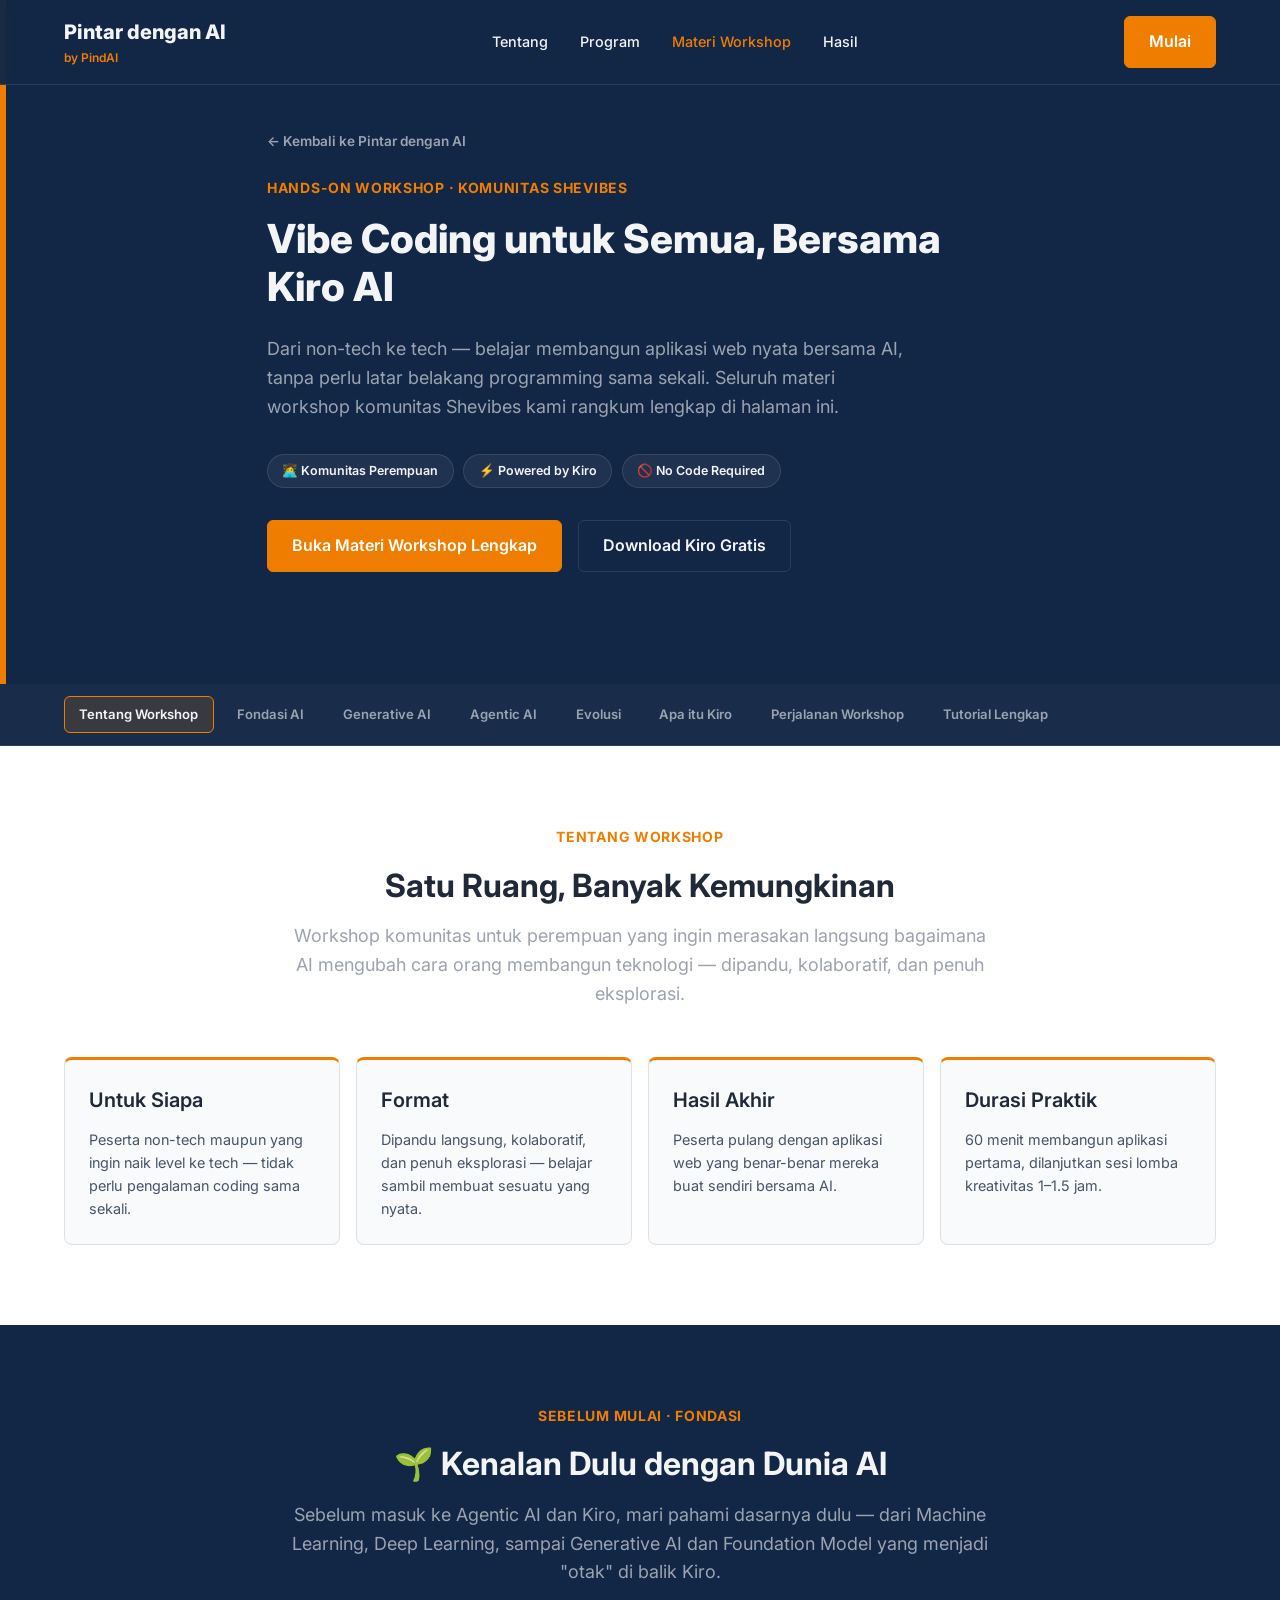
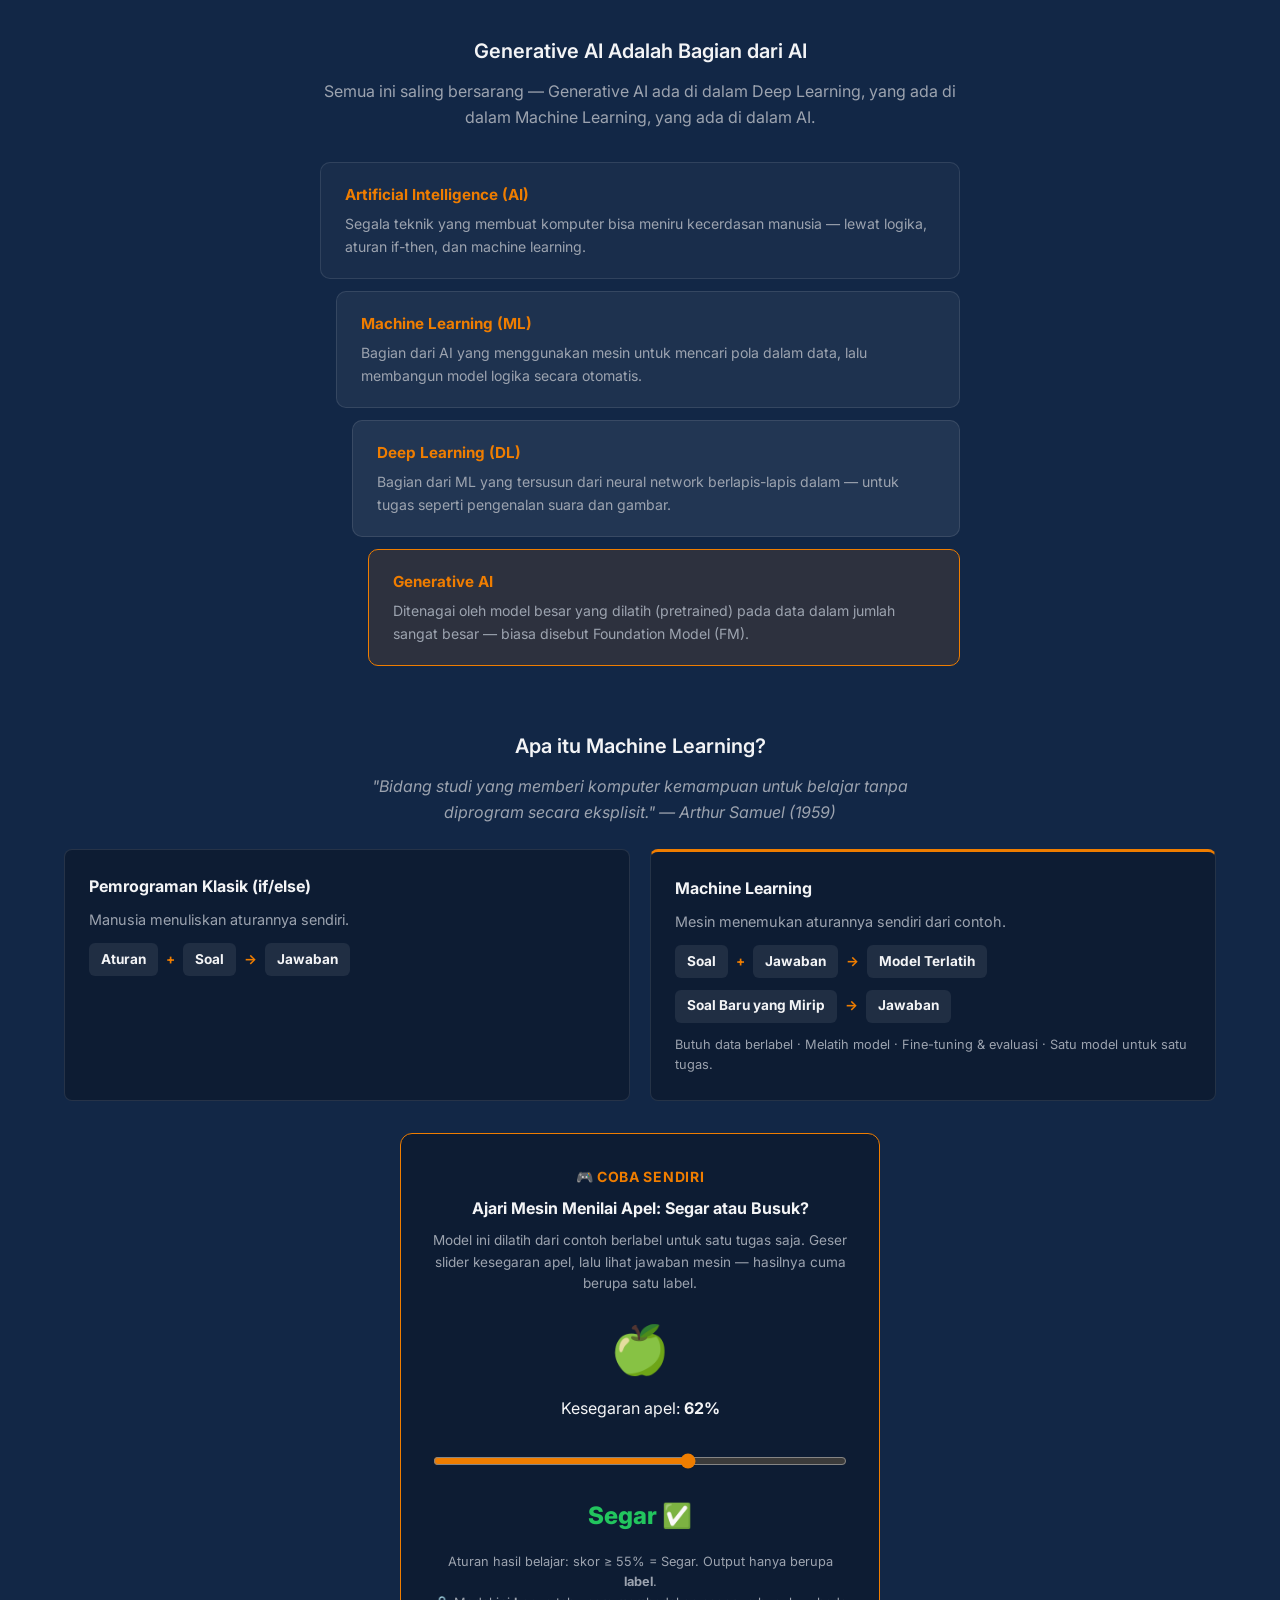
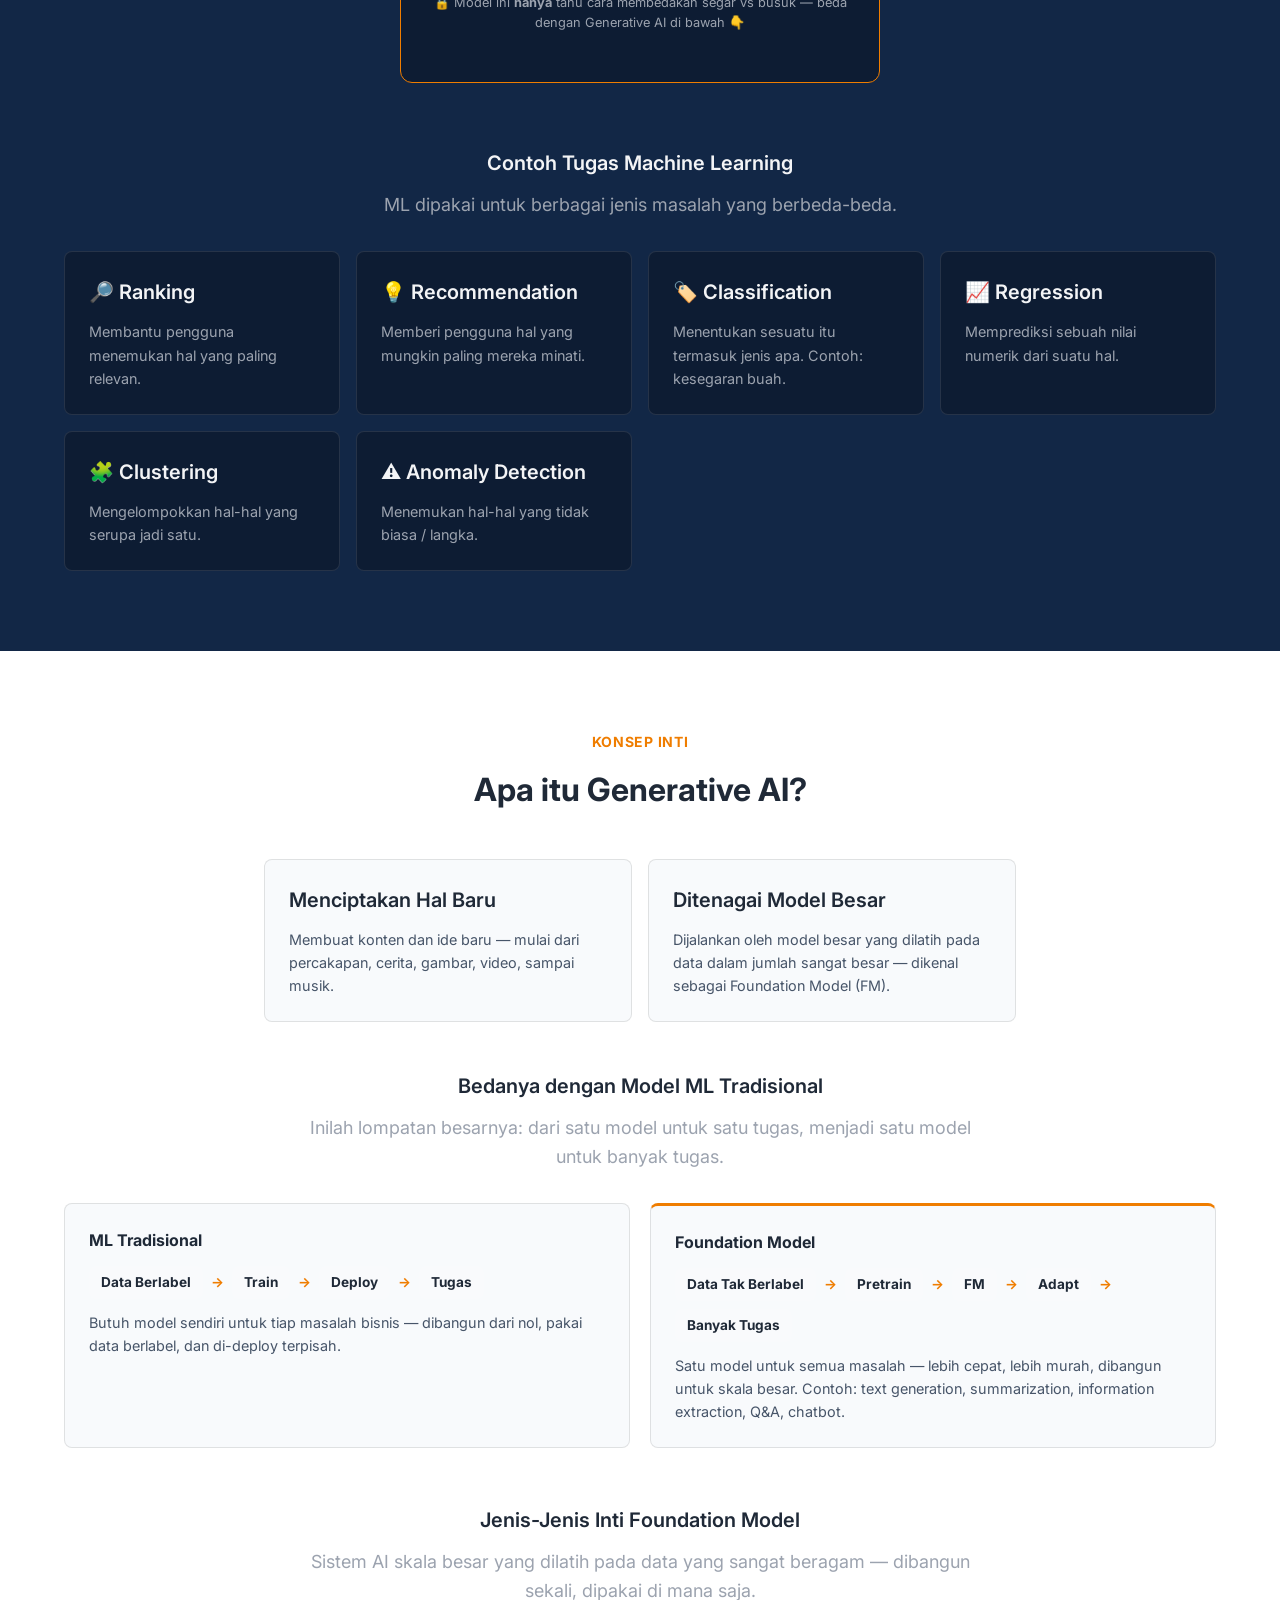
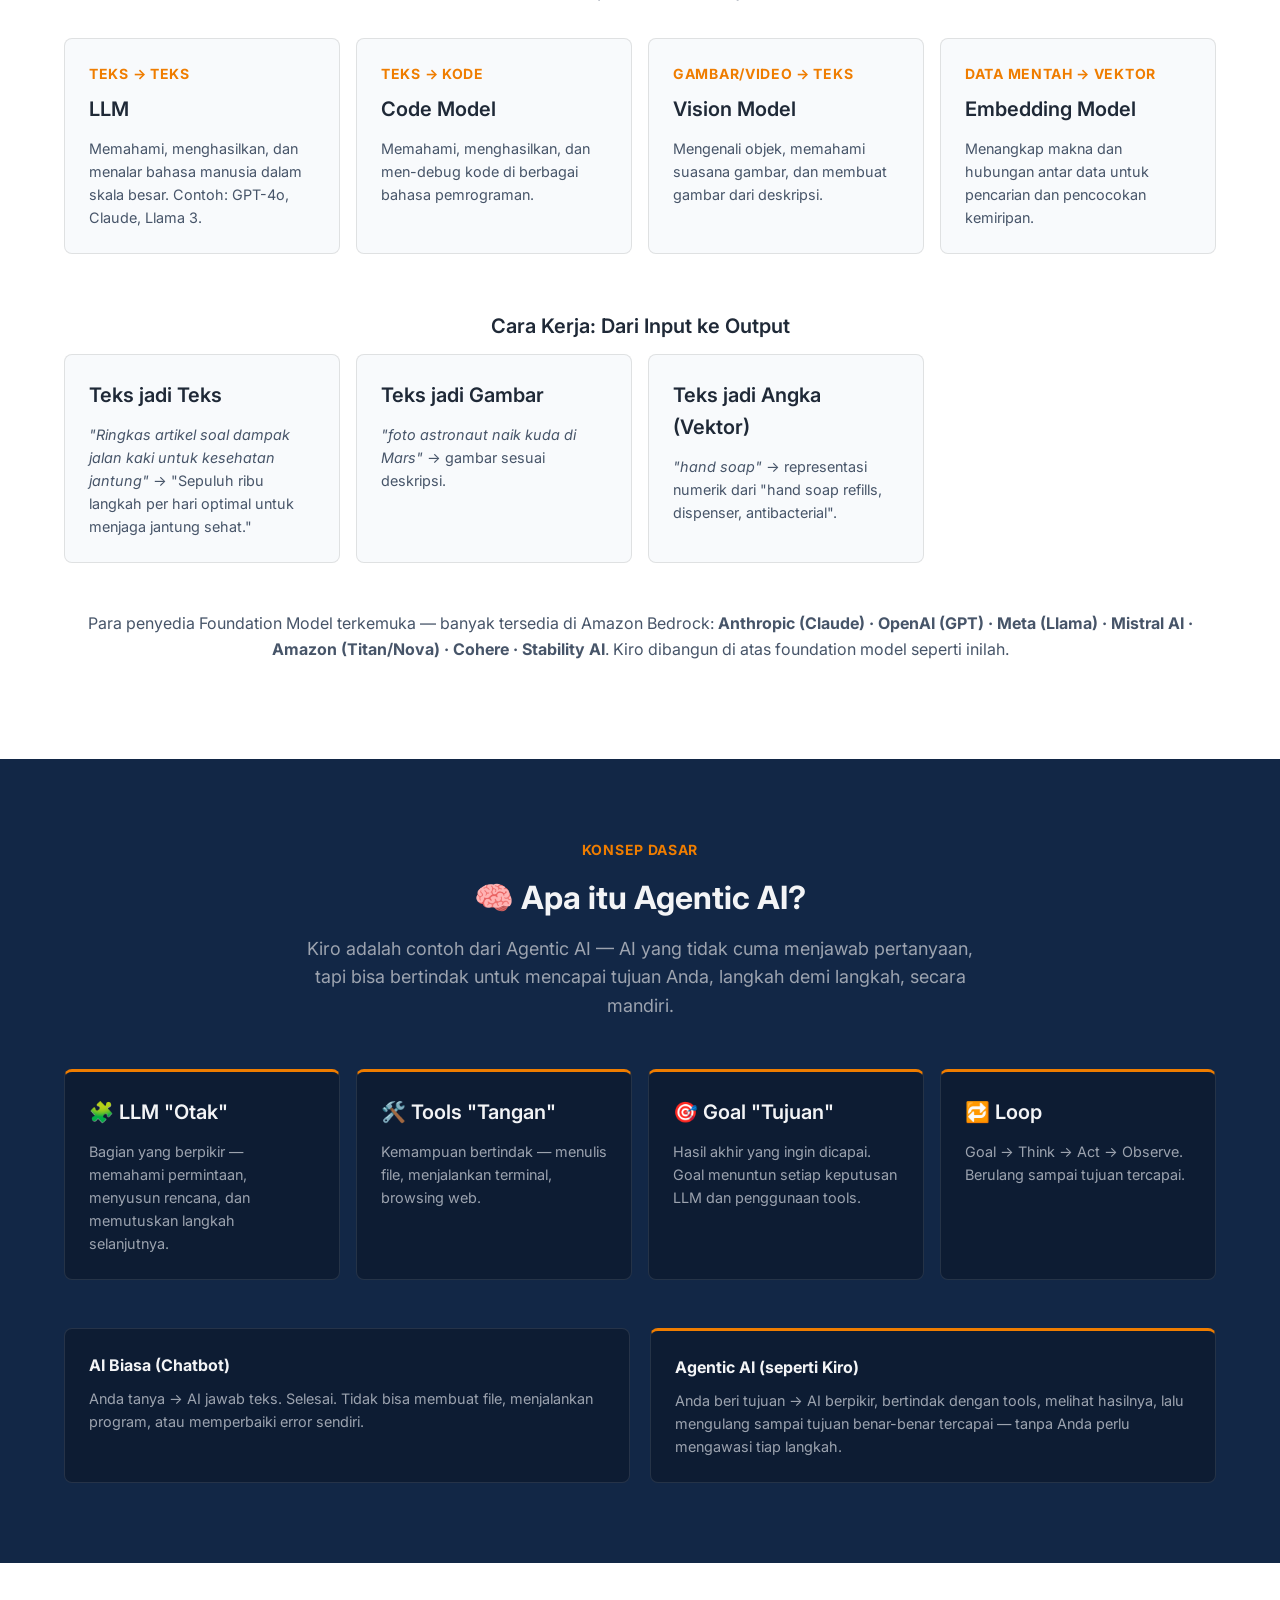
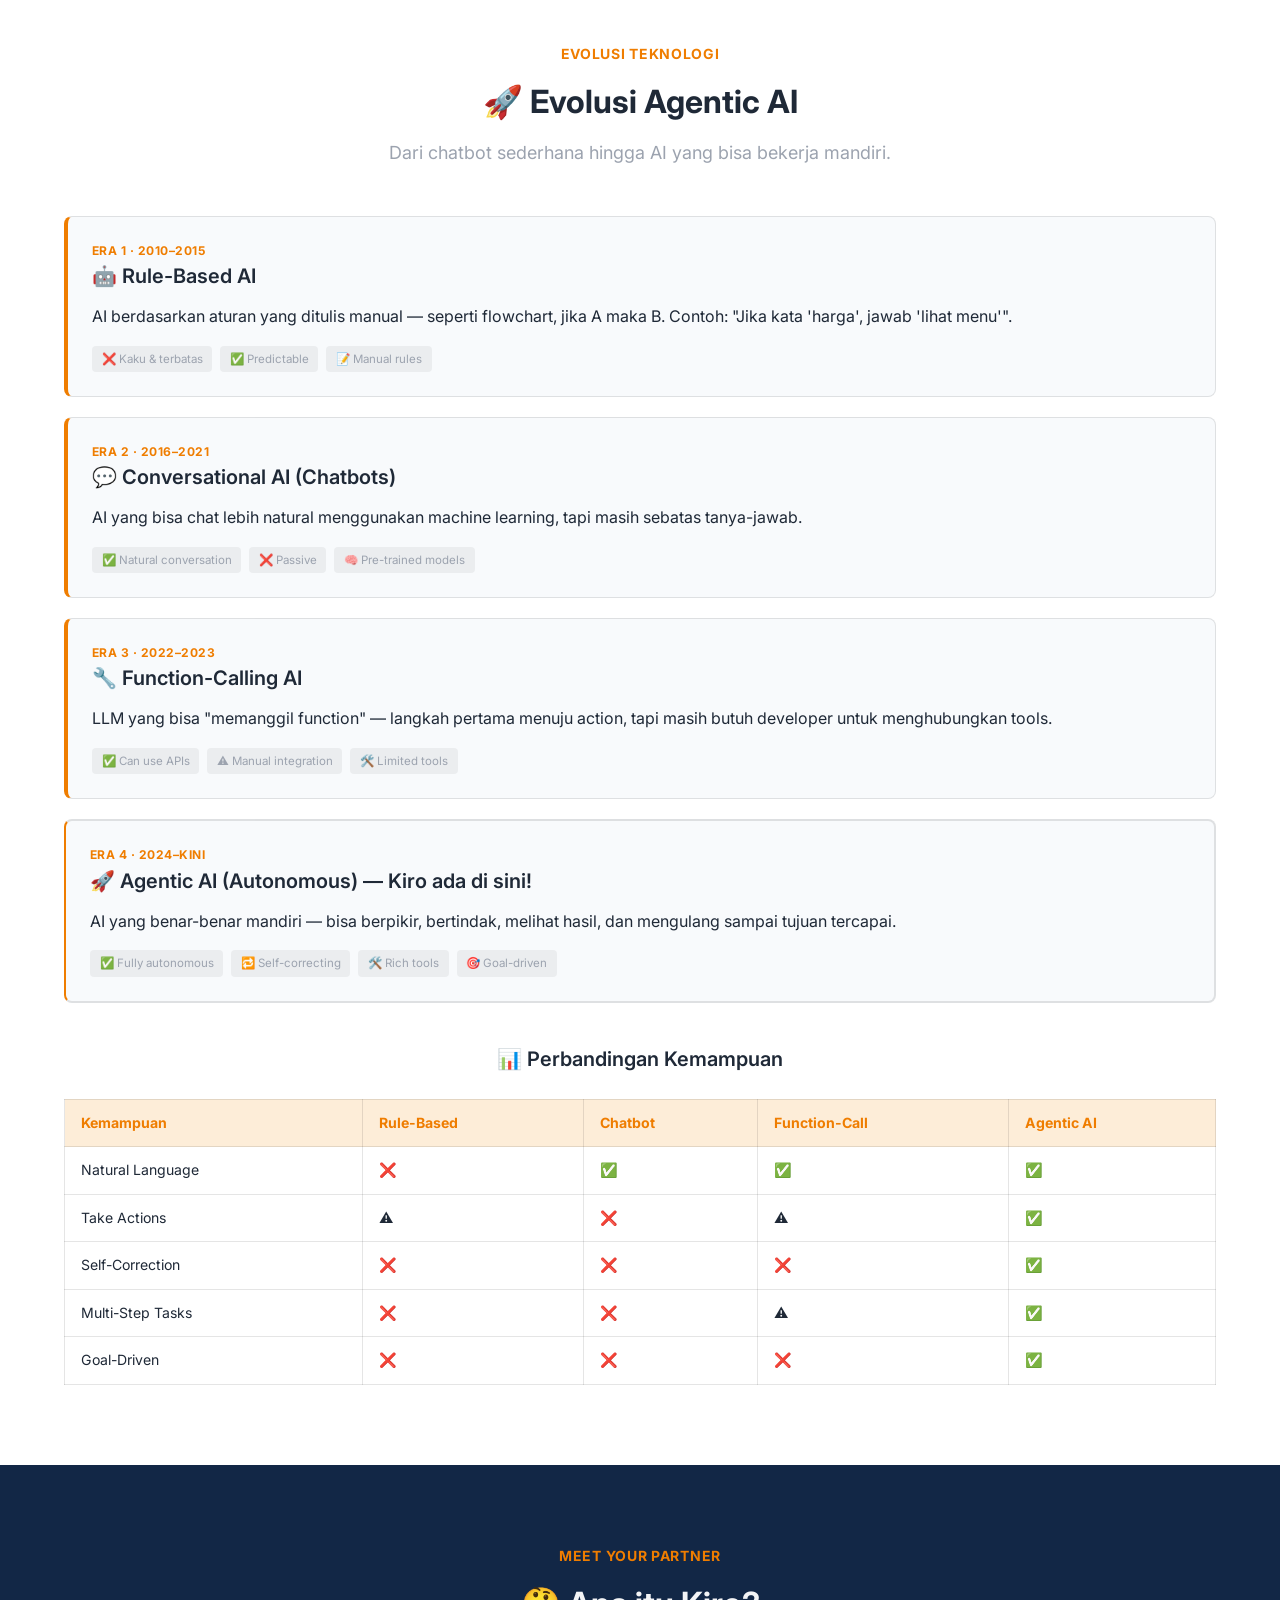
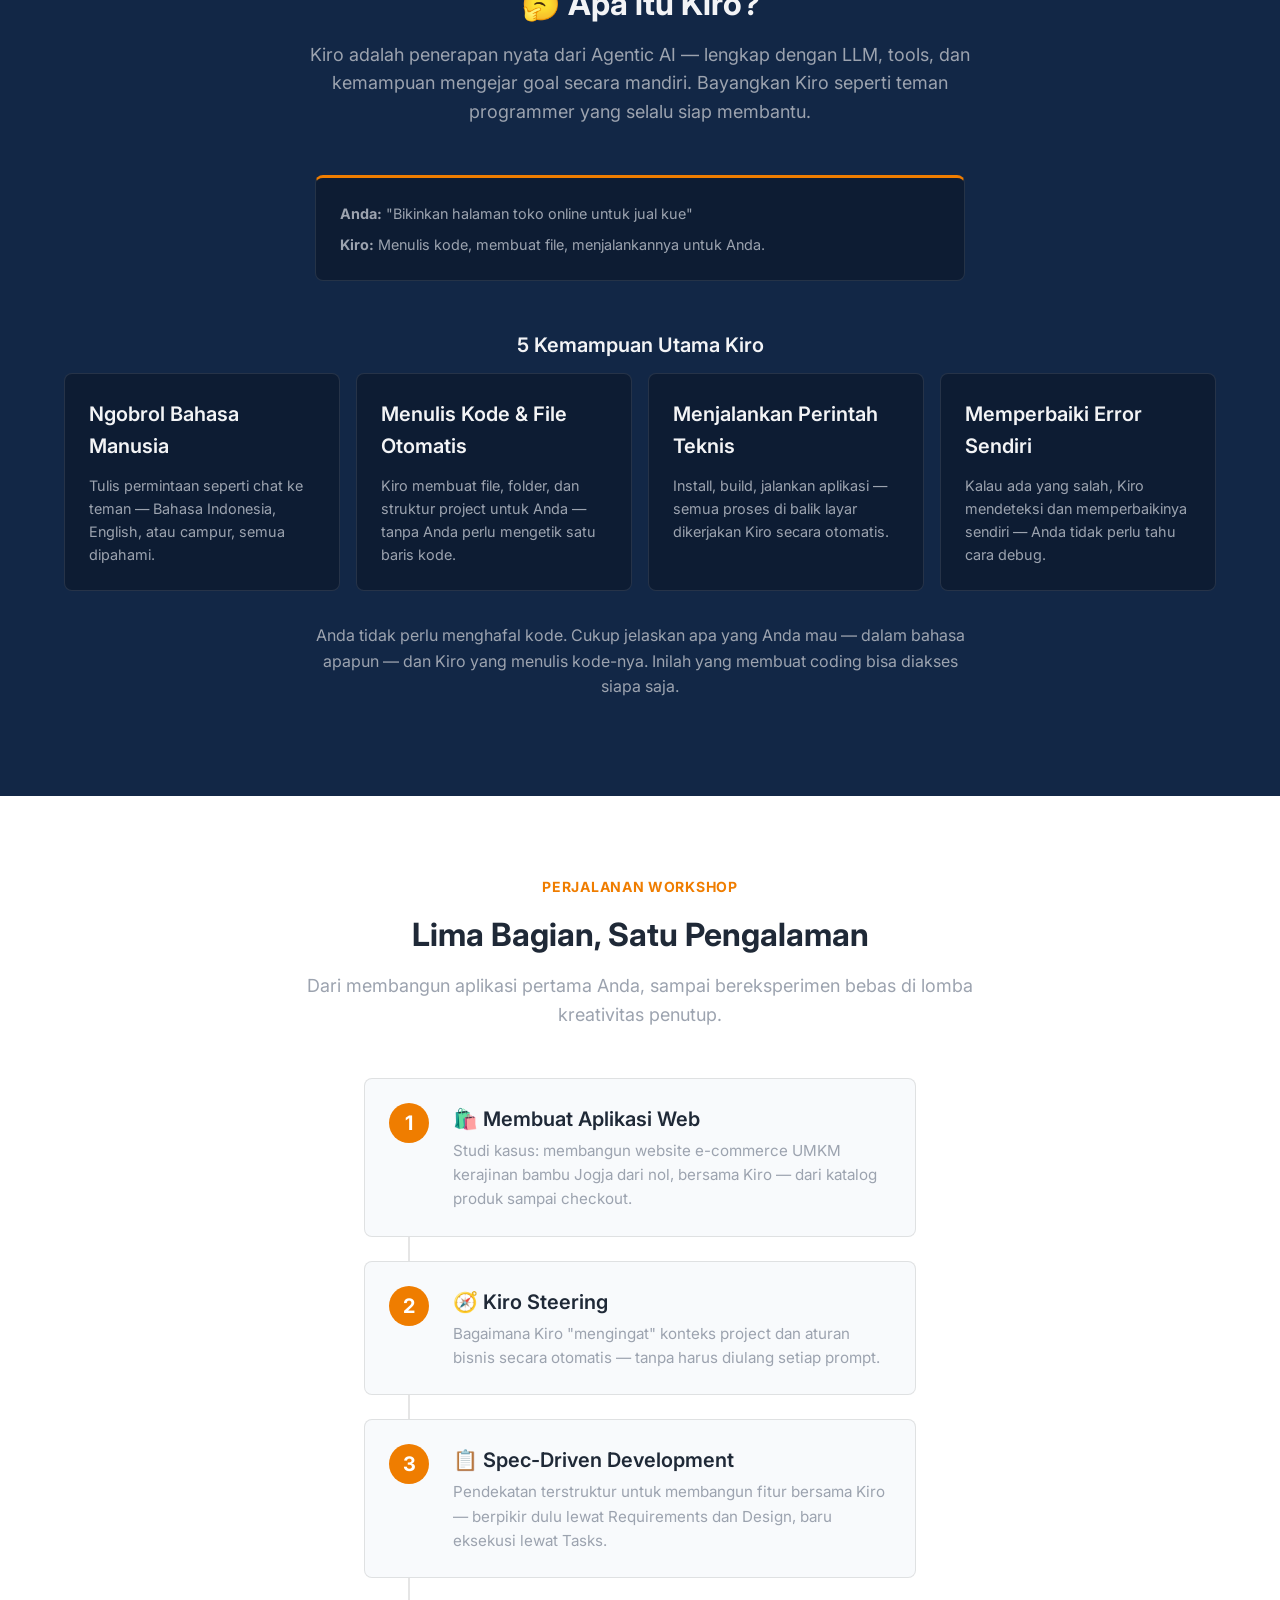
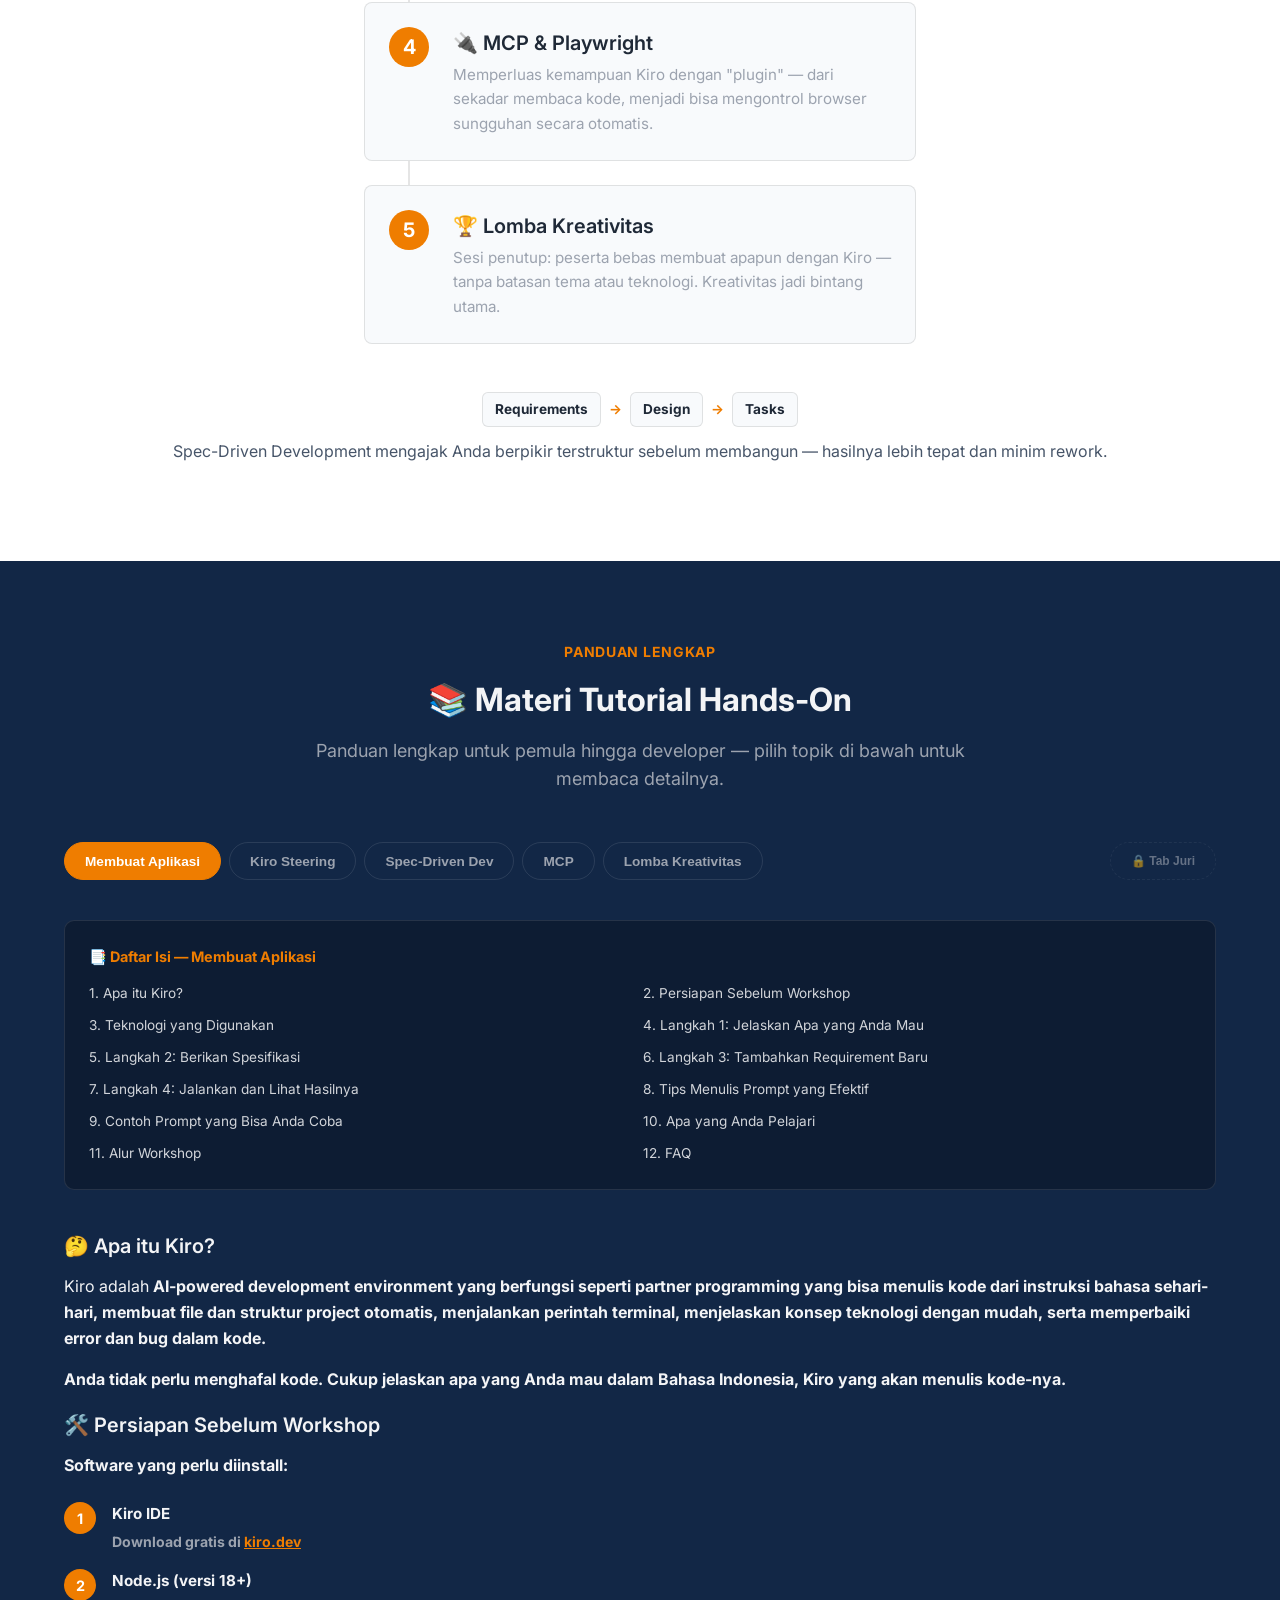
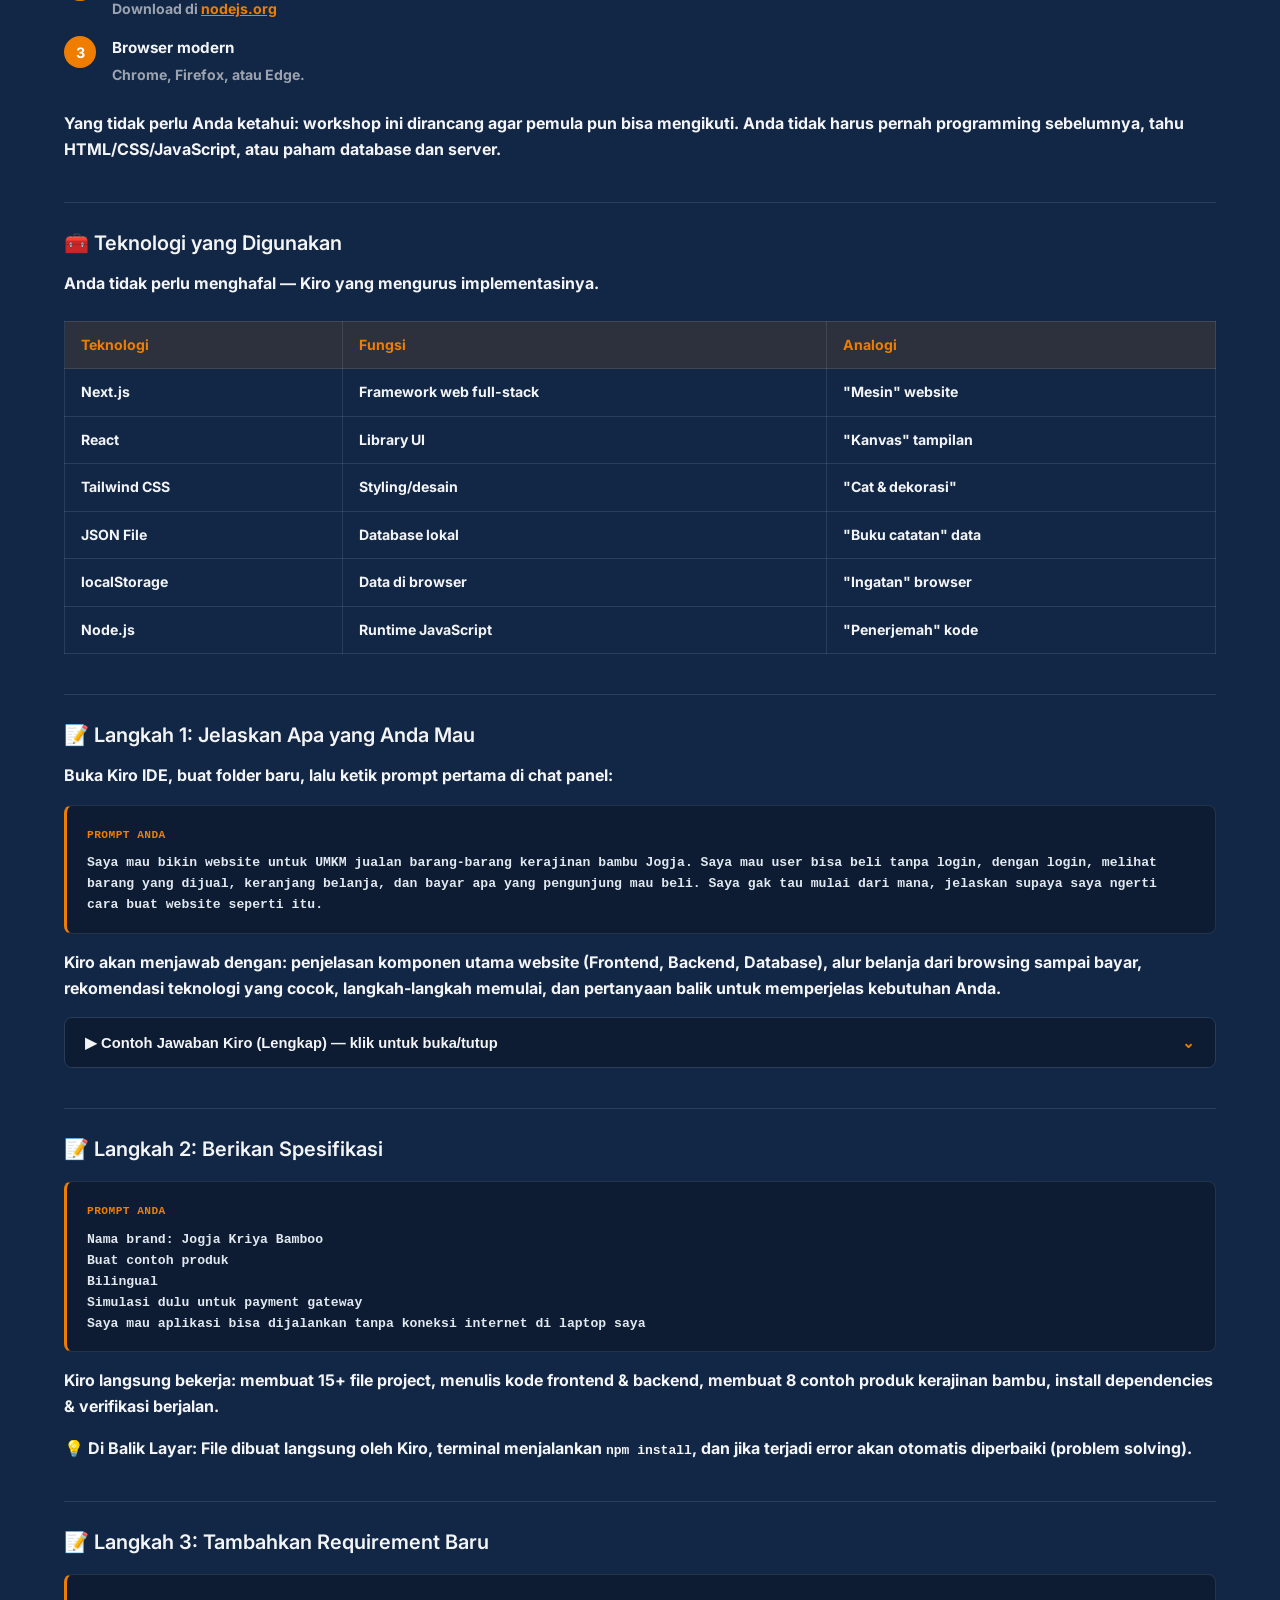
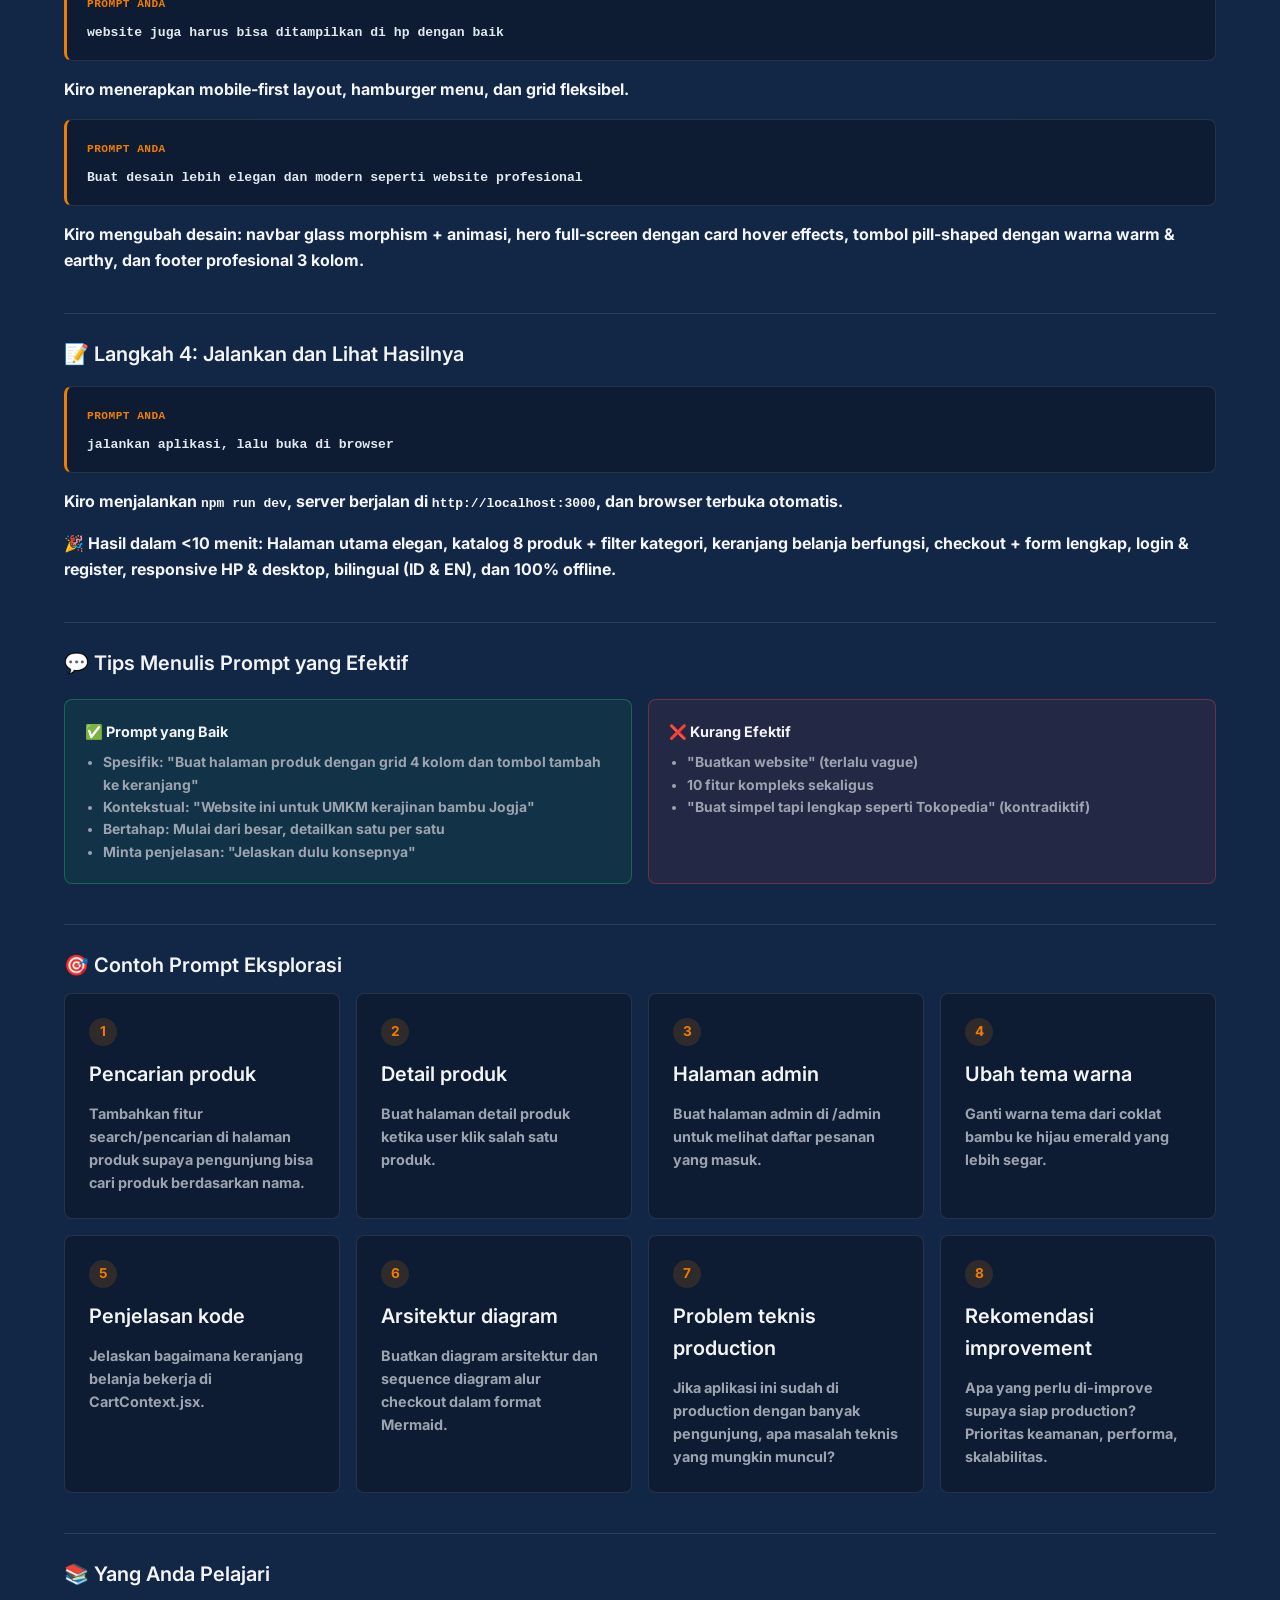
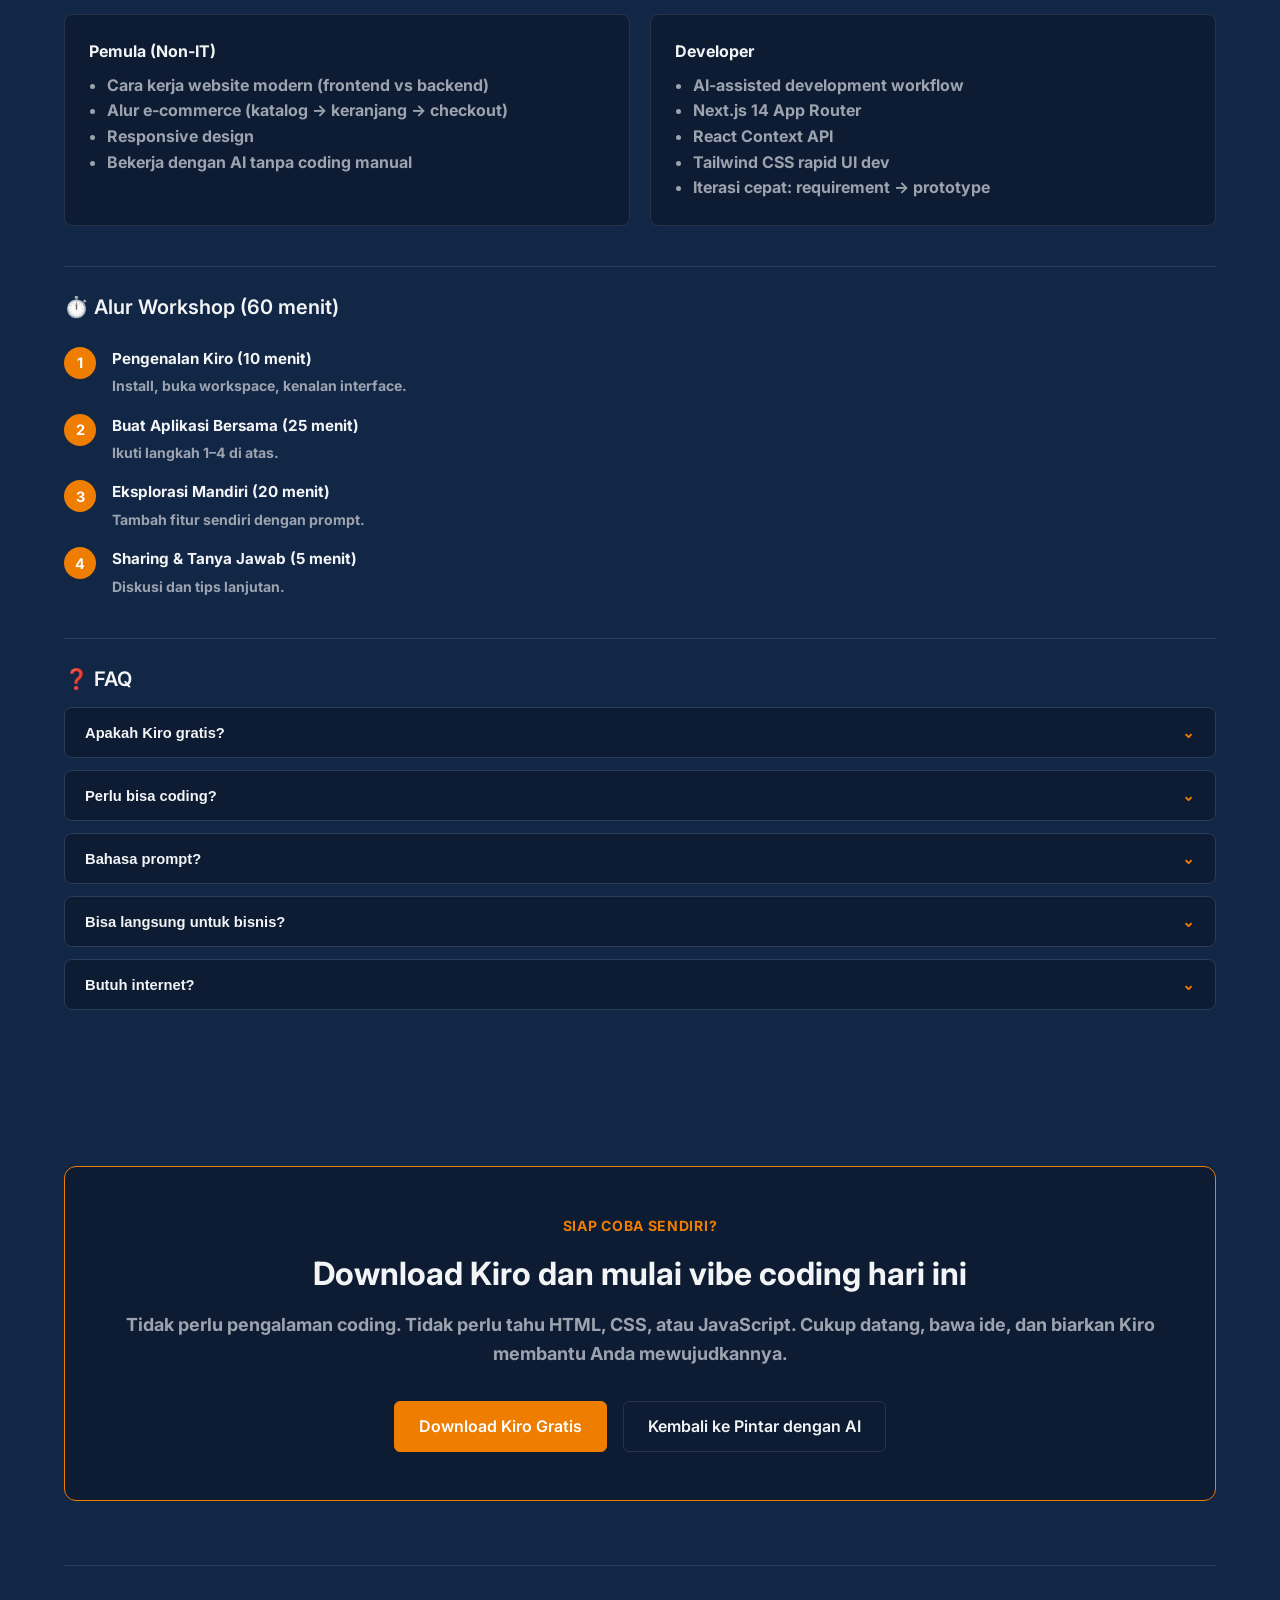
<file: workshop.html>
<!DOCTYPE html>
<html lang="id">
<head>
    <meta charset="UTF-8">
    <meta name="viewport" content="width=device-width, initial-scale=1.0">
    <title>Vibe Coding dengan Kiro AI — Materi Workshop | Pintar dengan AI</title>
    <link rel="stylesheet" href="styles.css">
    <link href="https://fonts.googleapis.com/css2?family=Inter:wght@400;500;600;700;800&display=swap" rel="stylesheet">
</head>
<body>

    <!-- Navigasi -->
    <nav id="navbar">
        <div class="nav-container">
            <div class="brand">
                <span class="logo-text">Pintar dengan AI</span>
                <span class="logo-sub">by PindAI</span>
            </div>
            <div class="nav-links">
                <a href="index.html#tentang">Tentang</a>
                <a href="index.html#materi">Program</a>
                <a href="workshop.html" style="color: var(--accent-orange);">Materi Workshop</a>
                <a href="index.html#hasil">Hasil</a>
            </div>
            <div class="nav-actions">
                <a href="index.html#cta" class="btn-primary">Mulai</a>
            </div>
        </div>
    </nav>

    <!-- Hero -->
    <header class="section-dark page-hero" id="hero">
        <div class="container hero-content">
            <a href="index.html" class="breadcrumb-back">← Kembali ke Pintar dengan AI</a>
            <div class="eyebrow">Hands-On Workshop · Komunitas Shevibes</div>
            <h1>Vibe Coding untuk Semua, Bersama Kiro AI</h1>
            <p class="subheadline">Dari non-tech ke tech — belajar membangun aplikasi web nyata bersama AI, tanpa perlu latar belakang programming sama sekali. Seluruh materi workshop komunitas Shevibes kami rangkum lengkap di halaman ini.</p>

            <div class="badge-row">
                <span class="pill-badge">👩‍💻 Komunitas Perempuan</span>
                <span class="pill-badge">⚡ Powered by Kiro</span>
                <span class="pill-badge">🚫 No Code Required</span>
            </div>

            <div class="hero-cta">
                <a href="#tutorial" class="btn-primary">Buka Materi Workshop Lengkap</a>
                <a href="https://kiro.dev" target="_blank" rel="noopener" class="btn-secondary">Download Kiro Gratis</a>
            </div>
        </div>
    </header>

    <!-- Sticky sub-navigation -->
    <div class="subnav-wrap">
        <div class="subnav">
            <a href="#tentang">Tentang Workshop</a>
            <a href="#fondasi-ai">Fondasi AI</a>
            <a href="#genai">Generative AI</a>
            <a href="#agentic">Agentic AI</a>
            <a href="#evolusi">Evolusi</a>
            <a href="#kiro">Apa itu Kiro</a>
            <a href="#perjalanan">Perjalanan Workshop</a>
            <a href="#tutorial">Tutorial Lengkap</a>
        </div>
    </div>

    <!-- Tentang Workshop -->
    <section id="tentang" class="section-light">
        <div class="container text-center section-header">
            <div class="eyebrow">Tentang Workshop</div>
            <h2>Satu Ruang, Banyak Kemungkinan</h2>
            <p class="lede">Workshop komunitas untuk perempuan yang ingin merasakan langsung bagaimana AI mengubah cara orang membangun teknologi — dipandu, kolaboratif, dan penuh eksplorasi.</p>
        </div>
        <div class="container mobile-grid-2 desktop-grid-4">
            <div class="card card-light border-accent">
                <h3>Untuk Siapa</h3>
                <p>Peserta non-tech maupun yang ingin naik level ke tech — tidak perlu pengalaman coding sama sekali.</p>
            </div>
            <div class="card card-light border-accent">
                <h3>Format</h3>
                <p>Dipandu langsung, kolaboratif, dan penuh eksplorasi — belajar sambil membuat sesuatu yang nyata.</p>
            </div>
            <div class="card card-light border-accent">
                <h3>Hasil Akhir</h3>
                <p>Peserta pulang dengan aplikasi web yang benar-benar mereka buat sendiri bersama AI.</p>
            </div>
            <div class="card card-light border-accent">
                <h3>Durasi Praktik</h3>
                <p>60 menit membangun aplikasi pertama, dilanjutkan sesi lomba kreativitas 1–1.5 jam.</p>
            </div>
        </div>
    </section>

    <!-- Fondasi AI -->
    <section id="fondasi-ai" class="section-dark">
        <div class="container text-center section-header">
            <div class="eyebrow">Sebelum Mulai · Fondasi</div>
            <h2>🌱 Kenalan Dulu dengan Dunia AI</h2>
            <p class="lede">Sebelum masuk ke Agentic AI dan Kiro, mari pahami dasarnya dulu — dari Machine Learning, Deep Learning, sampai Generative AI dan Foundation Model yang menjadi "otak" di balik Kiro.</p>
        </div>

        <div class="container">
            <h3 class="text-center">Generative AI Adalah Bagian dari AI</h3>
            <p class="text-center" style="color: var(--text-muted); max-width: 650px; margin: 0 auto;">Semua ini saling bersarang — Generative AI ada di dalam Deep Learning, yang ada di dalam Machine Learning, yang ada di dalam AI.</p>
            <div class="nest-diagram">
                <div class="nest-layer l1">
                    <h4>Artificial Intelligence (AI)</h4>
                    <p>Segala teknik yang membuat komputer bisa meniru kecerdasan manusia — lewat logika, aturan if-then, dan machine learning.</p>
                </div>
                <div class="nest-layer l2">
                    <h4>Machine Learning (ML)</h4>
                    <p>Bagian dari AI yang menggunakan mesin untuk mencari pola dalam data, lalu membangun model logika secara otomatis.</p>
                </div>
                <div class="nest-layer l3">
                    <h4>Deep Learning (DL)</h4>
                    <p>Bagian dari ML yang tersusun dari neural network berlapis-lapis dalam — untuk tugas seperti pengenalan suara dan gambar.</p>
                </div>
                <div class="nest-layer l4">
                    <h4>Generative AI</h4>
                    <p>Ditenagai oleh model besar yang dilatih (pretrained) pada data dalam jumlah sangat besar — biasa disebut Foundation Model (FM).</p>
                </div>
            </div>
        </div>

        <div class="container" style="margin-top: 4rem;">
            <h3 class="text-center">Apa itu Machine Learning?</h3>
            <p class="text-center" style="color: var(--text-muted); max-width: 600px; margin: 0 auto 1rem; font-style: italic;">"Bidang studi yang memberi komputer kemampuan untuk belajar tanpa diprogram secara eksplisit." — Arthur Samuel (1959)</p>

            <div class="compare-grid">
                <div class="card card-dark compare-card">
                    <h4>Pemrograman Klasik (if/else)</h4>
                    <p>Manusia menuliskan aturannya sendiri.</p>
                    <div class="flow-strip">
                        <span class="flow-chip">Aturan</span><span class="arrow">+</span><span class="flow-chip">Soal</span><span class="arrow">→</span><span class="flow-chip">Jawaban</span>
                    </div>
                </div>
                <div class="card card-dark compare-card border-accent">
                    <h4>Machine Learning</h4>
                    <p>Mesin menemukan aturannya sendiri dari contoh.</p>
                    <div class="flow-strip">
                        <span class="flow-chip">Soal</span><span class="arrow">+</span><span class="flow-chip">Jawaban</span><span class="arrow">→</span><span class="flow-chip">Model Terlatih</span>
                    </div>
                    <div class="flow-strip">
                        <span class="flow-chip">Soal Baru yang Mirip</span><span class="arrow">→</span><span class="flow-chip">Jawaban</span>
                    </div>
                    <p style="font-size:0.8rem;">Butuh data berlabel · Melatih model · Fine-tuning & evaluasi · Satu model untuk satu tugas.</p>
                </div>
            </div>

            <!-- Interactive demo -->
            <div class="demo-box">
                <div class="eyebrow" style="margin-bottom:0.5rem;">🎮 Coba Sendiri</div>
                <h4 style="margin-bottom:0.5rem;">Ajari Mesin Menilai Apel: Segar atau Busuk?</h4>
                <p style="color: var(--text-muted); font-size: 0.85rem;">Model ini dilatih dari contoh berlabel untuk satu tugas saja. Geser slider kesegaran apel, lalu lihat jawaban mesin — hasilnya cuma berupa satu label.</p>
                <div class="demo-emoji" id="apple-emoji">🍏</div>
                <p>Kesegaran apel: <strong id="apple-value">62%</strong></p>
                <input type="range" min="0" max="100" value="62" id="apple-slider">
                <div class="demo-result" id="apple-result">Segar ✅</div>
                <p class="demo-note">Aturan hasil belajar: skor ≥ 55% = Segar. Output hanya berupa <strong>label</strong>.<br>🔒 Model ini <strong>hanya</strong> tahu cara membedakan segar vs busuk — beda dengan Generative AI di bawah 👇</p>
            </div>
        </div>

        <div class="container" style="margin-top: 4rem;">
            <h3 class="text-center">Contoh Tugas Machine Learning</h3>
            <p class="lede text-center">ML dipakai untuk berbagai jenis masalah yang berbeda-beda.</p>
            <div class="mobile-grid-2 desktop-grid-4">
                <div class="card card-dark"><h3>🔎 Ranking</h3><p>Membantu pengguna menemukan hal yang paling relevan.</p></div>
                <div class="card card-dark"><h3>💡 Recommendation</h3><p>Memberi pengguna hal yang mungkin paling mereka minati.</p></div>
                <div class="card card-dark"><h3>🏷️ Classification</h3><p>Menentukan sesuatu itu termasuk jenis apa. Contoh: kesegaran buah.</p></div>
                <div class="card card-dark"><h3>📈 Regression</h3><p>Memprediksi sebuah nilai numerik dari suatu hal.</p></div>
                <div class="card card-dark"><h3>🧩 Clustering</h3><p>Mengelompokkan hal-hal yang serupa jadi satu.</p></div>
                <div class="card card-dark"><h3>⚠️ Anomaly Detection</h3><p>Menemukan hal-hal yang tidak biasa / langka.</p></div>
            </div>
        </div>
    </section>

    <!-- Generative AI -->
    <section id="genai" class="section-light">
        <div class="container text-center section-header">
            <div class="eyebrow">Konsep Inti</div>
            <h2>Apa itu Generative AI?</h2>
        </div>
        <div class="container mobile-grid-2" style="max-width: 800px; margin: 0 auto 3rem; display:grid; grid-template-columns: 1fr 1fr; gap:1rem;">
            <div class="card card-light"><h3>Menciptakan Hal Baru</h3><p>Membuat konten dan ide baru — mulai dari percakapan, cerita, gambar, video, sampai musik.</p></div>
            <div class="card card-light"><h3>Ditenagai Model Besar</h3><p>Dijalankan oleh model besar yang dilatih pada data dalam jumlah sangat besar — dikenal sebagai Foundation Model (FM).</p></div>
        </div>

        <div class="container">
            <h3 class="text-center">Bedanya dengan Model ML Tradisional</h3>
            <p class="lede text-center">Inilah lompatan besarnya: dari satu model untuk satu tugas, menjadi satu model untuk banyak tugas.</p>
            <div class="compare-grid">
                <div class="card card-light compare-card">
                    <h4>ML Tradisional</h4>
                    <div class="flow-strip" style="color: var(--text-dark);">
                        <span class="flow-chip">Data Berlabel</span><span class="arrow">→</span><span class="flow-chip">Train</span><span class="arrow">→</span><span class="flow-chip">Deploy</span><span class="arrow">→</span><span class="flow-chip">Tugas</span>
                    </div>
                    <p>Butuh model sendiri untuk tiap masalah bisnis — dibangun dari nol, pakai data berlabel, dan di-deploy terpisah.</p>
                </div>
                <div class="card card-light compare-card border-accent">
                    <h4>Foundation Model</h4>
                    <div class="flow-strip" style="color: var(--text-dark);">
                        <span class="flow-chip">Data Tak Berlabel</span><span class="arrow">→</span><span class="flow-chip">Pretrain</span><span class="arrow">→</span><span class="flow-chip">FM</span><span class="arrow">→</span><span class="flow-chip">Adapt</span><span class="arrow">→</span><span class="flow-chip">Banyak Tugas</span>
                    </div>
                    <p>Satu model untuk semua masalah — lebih cepat, lebih murah, dibangun untuk skala besar. Contoh: text generation, summarization, information extraction, Q&A, chatbot.</p>
                </div>
            </div>
        </div>

        <div class="container" style="margin-top: 3.5rem;">
            <h3 class="text-center">Jenis-Jenis Inti Foundation Model</h3>
            <p class="lede text-center">Sistem AI skala besar yang dilatih pada data yang sangat beragam — dibangun sekali, dipakai di mana saja.</p>
            <div class="mobile-grid-2 desktop-grid-4">
                <div class="card card-light"><div class="eyebrow" style="margin-bottom:0.5rem;">Teks → Teks</div><h3>LLM</h3><p>Memahami, menghasilkan, dan menalar bahasa manusia dalam skala besar. Contoh: GPT-4o, Claude, Llama 3.</p></div>
                <div class="card card-light"><div class="eyebrow" style="margin-bottom:0.5rem;">Teks → Kode</div><h3>Code Model</h3><p>Memahami, menghasilkan, dan men-debug kode di berbagai bahasa pemrograman.</p></div>
                <div class="card card-light"><div class="eyebrow" style="margin-bottom:0.5rem;">Gambar/Video → Teks</div><h3>Vision Model</h3><p>Mengenali objek, memahami suasana gambar, dan membuat gambar dari deskripsi.</p></div>
                <div class="card card-light"><div class="eyebrow" style="margin-bottom:0.5rem;">Data Mentah → Vektor</div><h3>Embedding Model</h3><p>Menangkap makna dan hubungan antar data untuk pencarian dan pencocokan kemiripan.</p></div>
            </div>
        </div>

        <div class="container" style="margin-top: 3.5rem;">
            <h3 class="text-center">Cara Kerja: Dari Input ke Output</h3>
            <div class="mobile-grid-2 desktop-grid-4">
                <div class="card card-light"><h3>Teks jadi Teks</h3><p><em>"Ringkas artikel soal dampak jalan kaki untuk kesehatan jantung"</em> → "Sepuluh ribu langkah per hari optimal untuk menjaga jantung sehat."</p></div>
                <div class="card card-light"><h3>Teks jadi Gambar</h3><p><em>"foto astronaut naik kuda di Mars"</em> → gambar sesuai deskripsi.</p></div>
                <div class="card card-light"><h3>Teks jadi Angka (Vektor)</h3><p><em>"hand soap"</em> → representasi numerik dari "hand soap refills, dispenser, antibacterial".</p></div>
            </div>
        </div>

        <div class="container text-center" style="margin-top: 3rem;">
            <p style="color:#475569;">Para penyedia Foundation Model terkemuka — banyak tersedia di Amazon Bedrock: <strong>Anthropic (Claude) · OpenAI (GPT) · Meta (Llama) · Mistral AI · Amazon (Titan/Nova) · Cohere · Stability AI</strong>. Kiro dibangun di atas foundation model seperti inilah.</p>
        </div>
    </section>

    <!-- Agentic AI -->
    <section id="agentic" class="section-dark">
        <div class="container text-center section-header">
            <div class="eyebrow">Konsep Dasar</div>
            <h2>🧠 Apa itu Agentic AI?</h2>
            <p class="lede">Kiro adalah contoh dari Agentic AI — AI yang tidak cuma menjawab pertanyaan, tapi bisa bertindak untuk mencapai tujuan Anda, langkah demi langkah, secara mandiri.</p>
        </div>
        <div class="container mobile-grid-2 desktop-grid-4">
            <div class="card card-dark border-accent"><h3>🧩 LLM "Otak"</h3><p>Bagian yang berpikir — memahami permintaan, menyusun rencana, dan memutuskan langkah selanjutnya.</p></div>
            <div class="card card-dark border-accent"><h3>🛠️ Tools "Tangan"</h3><p>Kemampuan bertindak — menulis file, menjalankan terminal, browsing web.</p></div>
            <div class="card card-dark border-accent"><h3>🎯 Goal "Tujuan"</h3><p>Hasil akhir yang ingin dicapai. Goal menuntun setiap keputusan LLM dan penggunaan tools.</p></div>
            <div class="card card-dark border-accent"><h3>🔁 Loop</h3><p>Goal → Think → Act → Observe. Berulang sampai tujuan tercapai.</p></div>
        </div>

        <div class="container" style="margin-top: 3rem;">
            <div class="compare-grid">
                <div class="card card-dark compare-card">
                    <h4>AI Biasa (Chatbot)</h4>
                    <p>Anda tanya → AI jawab teks. Selesai. Tidak bisa membuat file, menjalankan program, atau memperbaiki error sendiri.</p>
                </div>
                <div class="card card-dark compare-card border-accent">
                    <h4>Agentic AI (seperti Kiro)</h4>
                    <p>Anda beri tujuan → AI berpikir, bertindak dengan tools, melihat hasilnya, lalu mengulang sampai tujuan benar-benar tercapai — tanpa Anda perlu mengawasi tiap langkah.</p>
                </div>
            </div>
        </div>
    </section>

    <!-- Evolusi -->
    <section id="evolusi" class="section-light">
        <div class="container text-center section-header">
            <div class="eyebrow">Evolusi Teknologi</div>
            <h2>🚀 Evolusi Agentic AI</h2>
            <p class="lede">Dari chatbot sederhana hingga AI yang bisa bekerja mandiri.</p>
        </div>
        <div class="container era-timeline">
            <div class="era-card">
                <div class="era-year">Era 1 · 2010–2015</div>
                <h3>🤖 Rule-Based AI</h3>
                <p>AI berdasarkan aturan yang ditulis manual — seperti flowchart, jika A maka B. Contoh: "Jika kata 'harga', jawab 'lihat menu'".</p>
                <div class="era-tags"><span>❌ Kaku & terbatas</span><span>✅ Predictable</span><span>📝 Manual rules</span></div>
            </div>
            <div class="era-card">
                <div class="era-year">Era 2 · 2016–2021</div>
                <h3>💬 Conversational AI (Chatbots)</h3>
                <p>AI yang bisa chat lebih natural menggunakan machine learning, tapi masih sebatas tanya-jawab.</p>
                <div class="era-tags"><span>✅ Natural conversation</span><span>❌ Passive</span><span>🧠 Pre-trained models</span></div>
            </div>
            <div class="era-card">
                <div class="era-year">Era 3 · 2022–2023</div>
                <h3>🔧 Function-Calling AI</h3>
                <p>LLM yang bisa "memanggil function" — langkah pertama menuju action, tapi masih butuh developer untuk menghubungkan tools.</p>
                <div class="era-tags"><span>✅ Can use APIs</span><span>⚠️ Manual integration</span><span>🛠️ Limited tools</span></div>
            </div>
            <div class="era-card" style="border-left-color: var(--accent-orange); border-width: 2px;">
                <div class="era-year">Era 4 · 2024–Kini</div>
                <h3>🚀 Agentic AI (Autonomous) — Kiro ada di sini!</h3>
                <p>AI yang benar-benar mandiri — bisa berpikir, bertindak, melihat hasil, dan mengulang sampai tujuan tercapai.</p>
                <div class="era-tags"><span>✅ Fully autonomous</span><span>🔁 Self-correcting</span><span>🛠️ Rich tools</span><span>🎯 Goal-driven</span></div>
            </div>
        </div>

        <div class="container" style="margin-top: 2.5rem;">
            <h3 class="text-center">📊 Perbandingan Kemampuan</h3>
            <div class="table-wrap">
                <table class="data-table">
                    <thead><tr><th>Kemampuan</th><th>Rule-Based</th><th>Chatbot</th><th>Function-Call</th><th>Agentic AI</th></tr></thead>
                    <tbody>
                        <tr><td>Natural Language</td><td>❌</td><td>✅</td><td>✅</td><td>✅</td></tr>
                        <tr><td>Take Actions</td><td>⚠️</td><td>❌</td><td>⚠️</td><td>✅</td></tr>
                        <tr><td>Self-Correction</td><td>❌</td><td>❌</td><td>❌</td><td>✅</td></tr>
                        <tr><td>Multi-Step Tasks</td><td>❌</td><td>❌</td><td>⚠️</td><td>✅</td></tr>
                        <tr><td>Goal-Driven</td><td>❌</td><td>❌</td><td>❌</td><td>✅</td></tr>
                    </tbody>
                </table>
            </div>
        </div>
    </section>

    <!-- Apa itu Kiro -->
    <section id="kiro" class="section-dark">
        <div class="container text-center section-header">
            <div class="eyebrow">Meet Your Partner</div>
            <h2>🤔 Apa itu Kiro?</h2>
            <p class="lede">Kiro adalah penerapan nyata dari Agentic AI — lengkap dengan LLM, tools, dan kemampuan mengejar goal secara mandiri. Bayangkan Kiro seperti teman programmer yang selalu siap membantu.</p>
        </div>
        <div class="container">
            <div class="card card-dark border-accent" style="max-width: 650px; margin: 0 auto 3rem;">
                <p style="margin-bottom: 0.5rem;"><strong>Anda:</strong> "Bikinkan halaman toko online untuk jual kue"</p>
                <p style="margin: 0;"><strong>Kiro:</strong> Menulis kode, membuat file, menjalankannya untuk Anda.</p>
            </div>
        </div>
        <div class="container">
            <h3 class="text-center">5 Kemampuan Utama Kiro</h3>
            <div class="mobile-grid-2 desktop-grid-4">
                <div class="card card-dark"><h3>Ngobrol Bahasa Manusia</h3><p>Tulis permintaan seperti chat ke teman — Bahasa Indonesia, English, atau campur, semua dipahami.</p></div>
                <div class="card card-dark"><h3>Menulis Kode & File Otomatis</h3><p>Kiro membuat file, folder, dan struktur project untuk Anda — tanpa Anda perlu mengetik satu baris kode.</p></div>
                <div class="card card-dark"><h3>Menjalankan Perintah Teknis</h3><p>Install, build, jalankan aplikasi — semua proses di balik layar dikerjakan Kiro secara otomatis.</p></div>
                <div class="card card-dark"><h3>Memperbaiki Error Sendiri</h3><p>Kalau ada yang salah, Kiro mendeteksi dan memperbaikinya sendiri — Anda tidak perlu tahu cara debug.</p></div>
            </div>
            <p class="text-center" style="color: var(--text-muted); margin-top: 2rem; max-width: 650px; margin-left:auto; margin-right:auto;">Anda tidak perlu menghafal kode. Cukup jelaskan apa yang Anda mau — dalam bahasa apapun — dan Kiro yang menulis kode-nya. Inilah yang membuat coding bisa diakses siapa saja.</p>
        </div>
    </section>

    <!-- Perjalanan Workshop -->
    <section id="perjalanan" class="section-light">
        <div class="container text-center section-header">
            <div class="eyebrow">Perjalanan Workshop</div>
            <h2>Lima Bagian, Satu Pengalaman</h2>
            <p class="lede">Dari membangun aplikasi pertama Anda, sampai bereksperimen bebas di lomba kreativitas penutup.</p>
        </div>
        <div class="container strict-col-1">
            <div class="step-card" style="background: var(--bg-alt); border-color: var(--border-color-dark);">
                <div class="step-number">1</div>
                <div class="step-content">
                    <h3>🛍️ Membuat Aplikasi Web</h3>
                    <p>Studi kasus: membangun website e-commerce UMKM kerajinan bambu Jogja dari nol, bersama Kiro — dari katalog produk sampai checkout.</p>
                </div>
            </div>
            <div class="step-connector" style="background: var(--border-color-dark);"></div>
            <div class="step-card" style="background: var(--bg-alt); border-color: var(--border-color-dark);">
                <div class="step-number">2</div>
                <div class="step-content">
                    <h3>🧭 Kiro Steering</h3>
                    <p>Bagaimana Kiro "mengingat" konteks project dan aturan bisnis secara otomatis — tanpa harus diulang setiap prompt.</p>
                </div>
            </div>
            <div class="step-connector" style="background: var(--border-color-dark);"></div>
            <div class="step-card" style="background: var(--bg-alt); border-color: var(--border-color-dark);">
                <div class="step-number">3</div>
                <div class="step-content">
                    <h3>📋 Spec-Driven Development</h3>
                    <p>Pendekatan terstruktur untuk membangun fitur bersama Kiro — berpikir dulu lewat Requirements dan Design, baru eksekusi lewat Tasks.</p>
                </div>
            </div>
            <div class="step-connector" style="background: var(--border-color-dark);"></div>
            <div class="step-card" style="background: var(--bg-alt); border-color: var(--border-color-dark);">
                <div class="step-number">4</div>
                <div class="step-content">
                    <h3>🔌 MCP & Playwright</h3>
                    <p>Memperluas kemampuan Kiro dengan "plugin" — dari sekadar membaca kode, menjadi bisa mengontrol browser sungguhan secara otomatis.</p>
                </div>
            </div>
            <div class="step-connector" style="background: var(--border-color-dark);"></div>
            <div class="step-card" style="background: var(--bg-alt); border-color: var(--border-color-dark);">
                <div class="step-number">5</div>
                <div class="step-content">
                    <h3>🏆 Lomba Kreativitas</h3>
                    <p>Sesi penutup: peserta bebas membuat apapun dengan Kiro — tanpa batasan tema atau teknologi. Kreativitas jadi bintang utama.</p>
                </div>
            </div>
        </div>

        <div class="container text-center" style="margin-top: 3rem;">
            <div class="flow-strip" style="justify-content:center; color: var(--text-dark);">
                <span class="flow-chip" style="background:var(--bg-alt); border:1px solid var(--border-color-dark);">Requirements</span>
                <span class="arrow">→</span>
                <span class="flow-chip" style="background:var(--bg-alt); border:1px solid var(--border-color-dark);">Design</span>
                <span class="arrow">→</span>
                <span class="flow-chip" style="background:var(--bg-alt); border:1px solid var(--border-color-dark);">Tasks</span>
            </div>
            <p style="color:#475569; margin-top:0.75rem;">Spec-Driven Development mengajak Anda berpikir terstruktur sebelum membangun — hasilnya lebih tepat dan minim rework.</p>
        </div>
    </section>

    <!-- ================= TUTORIAL LENGKAP (TABS) ================= -->
    <section id="tutorial" class="section-dark">
        <div class="container text-center section-header">
            <div class="eyebrow">Panduan Lengkap</div>
            <h2>📚 Materi Tutorial Hands-On</h2>
            <p class="lede">Panduan lengkap untuk pemula hingga developer — pilih topik di bawah untuk membaca detailnya.</p>
        </div>

        <div class="container">
            <div class="tab-nav">
                <button class="tab-btn active" data-tab="tab-app">Membuat Aplikasi</button>
                <button class="tab-btn" data-tab="tab-steer">Kiro Steering</button>
                <button class="tab-btn" data-tab="tab-spec">Spec-Driven Dev</button>
                <button class="tab-btn" data-tab="tab-mcp">MCP</button>
                <button class="tab-btn" data-tab="tab-lomba">Lomba Kreativitas</button>
                <button class="tab-btn jury-btn" id="jury-toggle-btn" data-tab="tab-jury">🔒 Tab Juri</button>
            </div>

            <!-- TAB: Membuat Aplikasi -->
            <div class="tab-panel active" id="tab-app">
                <div class="toc-box">
                    <h4>📑 Daftar Isi — Membuat Aplikasi</h4>
                    <ul class="toc-list">
                        <li><a href="#app-kiro">1. Apa itu Kiro?</a></li>
                        <li><a href="#app-prep">2. Persiapan Sebelum Workshop</a></li>
                        <li><a href="#app-tech">3. Teknologi yang Digunakan</a></li>
                        <li><a href="#app-step1">4. Langkah 1: Jelaskan Apa yang Anda Mau</a></li>
                        <li><a href="#app-step2">5. Langkah 2: Berikan Spesifikasi</a></li>
                        <li><a href="#app-step3">6. Langkah 3: Tambahkan Requirement Baru</a></li>
                        <li><a href="#app-step4">7. Langkah 4: Jalankan dan Lihat Hasilnya</a></li>
                        <li><a href="#app-tips">8. Tips Menulis Prompt yang Efektif</a></li>
                        <li><a href="#app-prompts">9. Contoh Prompt yang Bisa Anda Coba</a></li>
                        <li><a href="#app-learn">10. Apa yang Anda Pelajari</a></li>
                        <li><a href="#app-schedule">11. Alur Workshop</a></li>
                        <li><a href="#app-faq">12. FAQ</a></li>
                    </ul>
                </div>

                <h3 class="sub-h" id="app-kiro">🤔 Apa itu Kiro?</h3>
                <p>Kiro adalah <strong>AI-powered development environment yang berfungsi seperti partner programming yang bisa menulis kode dari instruksi bahasa sehari-hari, membuat file dan struktur project otomatis, menjalankan perintah terminal, menjelaskan konsep teknologi dengan mudah, serta memperbaiki error dan bug dalam kode.</p>
                <p>Anda tidak perlu menghafal kode. Cukup jelaskan apa yang Anda mau dalam Bahasa Indonesia, Kiro yang akan menulis kode-nya.</p>

                <h3 class="sub-h" id="app-prep">🛠️ Persiapan Sebelum Workshop</h3>
                <p><strong>Software yang perlu diinstall:</strong></p>
                <div class="mini-steps">
                    <div class="mini-step"><div class="num">1</div><div class="txt"><h4>Kiro IDE</h4><p>Download gratis di <a href="https://kiro.dev" target="_blank" rel="noopener" style="color: var(--accent-orange);">kiro.dev</a></p></div></div>
                    <div class="mini-step"><div class="num">2</div><div class="txt"><h4>Node.js (versi 18+)</h4><p>Download di <a href="https://nodejs.org" target="_blank" rel="noopener" style="color: var(--accent-orange);">nodejs.org</a></p></div></div>
                    <div class="mini-step"><div class="num">3</div><div class="txt"><h4>Browser modern</h4><p>Chrome, Firefox, atau Edge.</p></div></div>
                </div>
                <p style="margin-top:1.5rem;"><strong>Yang tidak perlu Anda ketahui:</strong> workshop ini dirancang agar pemula pun bisa mengikuti. Anda tidak harus pernah programming sebelumnya, tahu HTML/CSS/JavaScript, atau paham database dan server.</p>

                <h3 class="sub-h" id="app-tech">🧰 Teknologi yang Digunakan</h3>
                <p>Anda tidak perlu menghafal — Kiro yang mengurus implementasinya.</p>
                <div class="table-wrap">
                    <table class="data-table">
                        <thead><tr><th>Teknologi</th><th>Fungsi</th><th>Analogi</th></tr></thead>
                        <tbody>
                            <tr><td>Next.js</td><td>Framework web full-stack</td><td>"Mesin" website</td></tr>
                            <tr><td>React</td><td>Library UI</td><td>"Kanvas" tampilan</td></tr>
                            <tr><td>Tailwind CSS</td><td>Styling/desain</td><td>"Cat & dekorasi"</td></tr>
                            <tr><td>JSON File</td><td>Database lokal</td><td>"Buku catatan" data</td></tr>
                            <tr><td>localStorage</td><td>Data di browser</td><td>"Ingatan" browser</td></tr>
                            <tr><td>Node.js</td><td>Runtime JavaScript</td><td>"Penerjemah" kode</td></tr>
                        </tbody>
                    </table>
                </div>

                <h3 class="sub-h" id="app-step1">📝 Langkah 1: Jelaskan Apa yang Anda Mau</h3>
                <p>Buka Kiro IDE, buat folder baru, lalu ketik prompt pertama di chat panel:</p>
                <div class="code-block"><span class="prompt-label">Prompt Anda</span>
Saya mau bikin website untuk UMKM jualan barang-barang kerajinan bambu Jogja. Saya mau user bisa beli tanpa login, dengan login, melihat barang yang dijual, keranjang belanja, dan bayar apa yang pengunjung mau beli. Saya gak tau mulai dari mana, jelaskan supaya saya ngerti cara buat website seperti itu.</div>
                <p><strong>Kiro akan menjawab dengan:</strong> penjelasan komponen utama website (Frontend, Backend, Database), alur belanja dari browsing sampai bayar, rekomendasi teknologi yang cocok, langkah-langkah memulai, dan pertanyaan balik untuk memperjelas kebutuhan Anda.</p>

                <div class="accordion-group">
                    <div class="accordion-item">
                        <button class="accordion-trigger"><span>▶ Contoh Jawaban Kiro (Lengkap) — klik untuk buka/tutup</span><span class="chevron">⌄</span></button>
                        <div class="accordion-content">
                            <p><strong>Panduan Membuat Website E-Commerce Kerajinan Bambu Jogja</strong></p>
                            <p>Saya jelaskan gambaran besar dulu supaya Anda paham alurnya, lalu kita bisa mulai bangun bersama.</p>
                            <p><strong>Komponen Utama:</strong></p>
                            <ul>
                                <li><strong>1. Frontend (tampilan):</strong> Halaman beranda & katalog, detail produk, keranjang, checkout, login/register</li>
                                <li><strong>2. Backend (logika bisnis):</strong> Manajemen produk & user, proses order, integrasi pembayaran</li>
                                <li><strong>3. Database:</strong> Data produk, user, order, keranjang</li>
                            </ul>
                            <p><strong>Alur Belanja:</strong> Pengunjung → Lihat katalog → Tambah ke keranjang → Checkout → Bayar → Konfirmasi</p>
                            <p><strong>Mau Mulai?</strong> Beritahu saya: nama brand, contoh produk, bahasa, dan payment gateway. Semakin detail kebutuhan Anda, semakin tepat hasilnya. Tapi tidak perlu sempurna — bisa ditambah nanti.</p>
                        </div>
                    </div>
                </div>

                <h3 class="sub-h" id="app-step2">📝 Langkah 2: Berikan Spesifikasi</h3>
                <div class="code-block"><span class="prompt-label">Prompt Anda</span>
Nama brand: Jogja Kriya Bamboo
Buat contoh produk
Bilingual
Simulasi dulu untuk payment gateway
Saya mau aplikasi bisa dijalankan tanpa koneksi internet di laptop saya</div>
                <p><strong>Kiro langsung bekerja:</strong> membuat 15+ file project, menulis kode frontend & backend, membuat 8 contoh produk kerajinan bambu, install dependencies & verifikasi berjalan.</p>
                <p><strong>💡 Di Balik Layar:</strong> File dibuat langsung oleh Kiro, terminal menjalankan <code>npm install</code>, dan jika terjadi error akan otomatis diperbaiki (problem solving).</p>

                <h3 class="sub-h" id="app-step3">📝 Langkah 3: Tambahkan Requirement Baru</h3>
                <div class="code-block"><span class="prompt-label">Prompt Anda</span>
website juga harus bisa ditampilkan di hp dengan baik</div>
                <p>Kiro menerapkan mobile-first layout, hamburger menu, dan grid fleksibel.</p>
                <div class="code-block"><span class="prompt-label">Prompt Anda</span>
Buat desain lebih elegan dan modern seperti website profesional</div>
                <p><strong>Kiro mengubah desain:</strong> navbar glass morphism + animasi, hero full-screen dengan card hover effects, tombol pill-shaped dengan warna warm & earthy, dan footer profesional 3 kolom.</p>

                <h3 class="sub-h" id="app-step4">📝 Langkah 4: Jalankan dan Lihat Hasilnya</h3>
                <div class="code-block"><span class="prompt-label">Prompt Anda</span>
jalankan aplikasi, lalu buka di browser</div>
                <p>Kiro menjalankan <code>npm run dev</code>, server berjalan di <code>http://localhost:3000</code>, dan browser terbuka otomatis.</p>
                <p><strong>🎉 Hasil dalam &lt;10 menit:</strong> Halaman utama elegan, katalog 8 produk + filter kategori, keranjang belanja berfungsi, checkout + form lengkap, login & register, responsive HP & desktop, bilingual (ID & EN), dan 100% offline.</p>

                <h3 class="sub-h" id="app-tips">💬 Tips Menulis Prompt yang Efektif</h3>
                <div class="do-dont">
                    <div class="box do">
                        <h4>✅ Prompt yang Baik</h4>
                        <ul>
                            <li><strong>Spesifik:</strong> "Buat halaman produk dengan grid 4 kolom dan tombol tambah ke keranjang"</li>
                            <li><strong>Kontekstual:</strong> "Website ini untuk UMKM kerajinan bambu Jogja"</li>
                            <li><strong>Bertahap:</strong> Mulai dari besar, detailkan satu per satu</li>
                            <li><strong>Minta penjelasan:</strong> "Jelaskan dulu konsepnya"</li>
                        </ul>
                    </div>
                    <div class="box dont">
                        <h4>❌ Kurang Efektif</h4>
                        <ul>
                            <li>"Buatkan website" (terlalu vague)</li>
                            <li>10 fitur kompleks sekaligus</li>
                            <li>"Buat simpel tapi lengkap seperti Tokopedia" (kontradiktif)</li>
                        </ul>
                    </div>
                </div>

                <h3 class="sub-h" id="app-prompts">🎯 Contoh Prompt Eksplorasi</h3>
                <div class="mobile-grid-2 desktop-grid-4">
                    <div class="card card-dark idea-card"><div class="idea-num">1</div><h3>Pencarian produk</h3><p>Tambahkan fitur search/pencarian di halaman produk supaya pengunjung bisa cari produk berdasarkan nama.</p></div>
                    <div class="card card-dark idea-card"><div class="idea-num">2</div><h3>Detail produk</h3><p>Buat halaman detail produk ketika user klik salah satu produk.</p></div>
                    <div class="card card-dark idea-card"><div class="idea-num">3</div><h3>Halaman admin</h3><p>Buat halaman admin di /admin untuk melihat daftar pesanan yang masuk.</p></div>
                    <div class="card card-dark idea-card"><div class="idea-num">4</div><h3>Ubah tema warna</h3><p>Ganti warna tema dari coklat bambu ke hijau emerald yang lebih segar.</p></div>
                    <div class="card card-dark idea-card"><div class="idea-num">5</div><h3>Penjelasan kode</h3><p>Jelaskan bagaimana keranjang belanja bekerja di CartContext.jsx.</p></div>
                    <div class="card card-dark idea-card"><div class="idea-num">6</div><h3>Arsitektur diagram</h3><p>Buatkan diagram arsitektur dan sequence diagram alur checkout dalam format Mermaid.</p></div>
                    <div class="card card-dark idea-card"><div class="idea-num">7</div><h3>Problem teknis production</h3><p>Jika aplikasi ini sudah di production dengan banyak pengunjung, apa masalah teknis yang mungkin muncul?</p></div>
                    <div class="card card-dark idea-card"><div class="idea-num">8</div><h3>Rekomendasi improvement</h3><p>Apa yang perlu di-improve supaya siap production? Prioritas keamanan, performa, skalabilitas.</p></div>
                </div>

                <h3 class="sub-h" id="app-learn">📚 Yang Anda Pelajari</h3>
                <div class="compare-grid">
                    <div class="card card-dark compare-card">
                        <h4>Pemula (Non-IT)</h4>
                        <ul style="color: var(--text-muted); padding-left: 1.1rem;">
                            <li>Cara kerja website modern (frontend vs backend)</li>
                            <li>Alur e-commerce (katalog → keranjang → checkout)</li>
                            <li>Responsive design</li>
                            <li>Bekerja dengan AI tanpa coding manual</li>
                        </ul>
                    </div>
                    <div class="card card-dark compare-card">
                        <h4>Developer</h4>
                        <ul style="color: var(--text-muted); padding-left: 1.1rem;">
                            <li>AI-assisted development workflow</li>
                            <li>Next.js 14 App Router</li>
                            <li>React Context API</li>
                            <li>Tailwind CSS rapid UI dev</li>
                            <li>Iterasi cepat: requirement → prototype</li>
                        </ul>
                    </div>
                </div>

                <h3 class="sub-h" id="app-schedule">⏱️ Alur Workshop (60 menit)</h3>
                <div class="mini-steps">
                    <div class="mini-step"><div class="num">1</div><div class="txt"><h4>Pengenalan Kiro (10 menit)</h4><p>Install, buka workspace, kenalan interface.</p></div></div>
                    <div class="mini-step"><div class="num">2</div><div class="txt"><h4>Buat Aplikasi Bersama (25 menit)</h4><p>Ikuti langkah 1–4 di atas.</p></div></div>
                    <div class="mini-step"><div class="num">3</div><div class="txt"><h4>Eksplorasi Mandiri (20 menit)</h4><p>Tambah fitur sendiri dengan prompt.</p></div></div>
                    <div class="mini-step"><div class="num">4</div><div class="txt"><h4>Sharing & Tanya Jawab (5 menit)</h4><p>Diskusi dan tips lanjutan.</p></div></div>
                </div>

                <h3 class="sub-h" id="app-faq">❓ FAQ</h3>
                <div class="accordion-group">
                    <div class="accordion-item">
                        <button class="accordion-trigger"><span>Apakah Kiro gratis?</span><span class="chevron">⌄</span></button>
                        <div class="accordion-content"><p>Ya, download gratis di <a href="https://kiro.dev" target="_blank" rel="noopener" style="color: var(--accent-orange);">kiro.dev</a>.</p></div>
                    </div>
                    <div class="accordion-item">
                        <button class="accordion-trigger"><span>Perlu bisa coding?</span><span class="chevron">⌄</span></button>
                        <div class="accordion-content"><p>Tidak. Kiro menulis kode dari instruksi bahasa sehari-hari.</p></div>
                    </div>
                    <div class="accordion-item">
                        <button class="accordion-trigger"><span>Bahasa prompt?</span><span class="chevron">⌄</span></button>
                        <div class="accordion-content"><p>Indonesia, English, atau campur keduanya.</p></div>
                    </div>
                    <div class="accordion-item">
                        <button class="accordion-trigger"><span>Bisa langsung untuk bisnis?</span><span class="chevron">⌄</span></button>
                        <div class="accordion-content"><p>Ini prototype. Untuk production: tambah hosting, payment gateway asli, dan keamanan — semua bisa dibantu Kiro.</p></div>
                    </div>
                    <div class="accordion-item">
                        <button class="accordion-trigger"><span>Butuh internet?</span><span class="chevron">⌄</span></button>
                        <div class="accordion-content"><p>Tidak. Aplikasi 100% offline. Internet hanya untuk install awal.</p></div>
                    </div>
                </div>
            </div>

            <!-- TAB: Kiro Steering -->
            <div class="tab-panel" id="tab-steer">
                <div class="toc-box">
                    <h4>📑 Daftar Isi — Kiro Steering</h4>
                    <ul class="toc-list">
                        <li><a href="#steer-what">1. Apa itu Steering?</a></li>
                        <li><a href="#steer-analogy">2. Analogi Sederhana</a></li>
                        <li><a href="#steer-compare">3. Tanpa vs Dengan Steering</a></li>
                        <li><a href="#steer-create">4. Cara Membuat Steering</a></li>
                        <li><a href="#steer-structure">5. Struktur File Steering</a></li>
                        <li><a href="#steer-examples">6. Contoh Isi Steering</a></li>
                        <li><a href="#steer-types">7. Jenis-Jenis Steering</a></li>
                        <li><a href="#steer-practice">8. Latihan Praktik</a></li>
                        <li><a href="#steer-tips">9. Tips & Best Practices</a></li>
                    </ul>
                </div>

                <h3 class="sub-h" id="steer-what">1. 🤔 Apa itu Steering?</h3>
                <p><strong>Steering</strong> adalah file Markdown di folder <code>.kiro/steering/</code> yang Kiro baca otomatis setiap kali Anda berinteraksi dengan project. Seperti briefing tertulis untuk asisten baru — sekali ditulis, Kiro selalu ingat tanpa perlu diulang.</p>
                <ul style="color: var(--text-muted); padding-left: 1.1rem;">
                    <li>Project ini tentang apa</li>
                    <li>Teknologi yang dipakai</li>
                    <li>Aturan desain dan coding</li>
                    <li>Yang boleh dan tidak boleh dilakukan</li>
                </ul>

                <h3 class="sub-h" id="steer-analogy">2. 🎯 Analogi Sederhana</h3>
                <div class="table-wrap">
                    <table class="data-table">
                        <thead><tr><th>Dunia Nyata</th><th>Kiro Steering</th></tr></thead>
                        <tbody>
                            <tr><td>SOP di kantor</td><td>Aturan coding & desain</td></tr>
                            <tr><td>Briefing karyawan baru</td><td>Konteks project & bisnis</td></tr>
                            <tr><td>Style guide brand</td><td>Panduan warna, font, UI</td></tr>
                            <tr><td>Checklist QA</td><td>Standar kualitas kode</td></tr>
                        </tbody>
                    </table>
                </div>

                <h3 class="sub-h" id="steer-compare">3. ⚖️ Tanpa vs Dengan Steering</h3>
                <div class="do-dont">
                    <div class="box dont">
                        <h4>❌ Tanpa Steering</h4>
                        <p>Harus selalu bilang: "Pakai Tailwind", "Bilingual ID & EN", "Harga Rupiah", "Mobile-first", "Warna bamboo-700".</p>
                        <p><strong>Repot & sering lupa.</strong></p>
                    </div>
                    <div class="box do">
                        <h4>✅ Dengan Steering</h4>
                        <p>Cukup bilang: "Tambahkan halaman Tentang Kami" — Kiro otomatis pakai Tailwind, bilingual, warna brand, dan mobile-first.</p>
                        <p><strong>Simpel & konsisten.</strong></p>
                    </div>
                </div>

                <h3 class="sub-h" id="steer-create">4. 🛠️ Cara Membuat Steering</h3>
                <p>Tidak perlu buat manual — minta Kiro!</p>
                <p><strong>Alternatif 1: Serahkan ke Kiro (Simpel)</strong></p>
                <div class="code-block"><span class="prompt-label">Prompt Anda</span>Buatkan file steering untuk project ini</div>
                <p>→ Kiro analisis project lalu buatkan steering yang relevan.</p>
                <p><strong>Alternatif 2: Berikan Arahan Spesifik</strong></p>
                <div class="code-block"><span class="prompt-label">Prompt Anda</span>
Buatkan steering file untuk project ini yang berisi:
1. Konteks bisnis (toko bambu Jogja, harga Rupiah, bilingual)
2. Panduan desain (warna brand, mobile-first)
3. Standar coding (Next.js, Tailwind, JavaScript)</div>

                <h3 class="sub-h" id="steer-structure">5. 📁 Struktur File</h3>
                <div class="code-block">project-anda/
├── .kiro/
│   └── steering/
│       ├── project-context.md
│       ├── design-guide.md
│       └── coding-standards.md
├── src/
└── package.json</div>
                <p>File steering = Markdown biasa. Bisa diedit manual atau minta Kiro update.</p>

                <h3 class="sub-h" id="steer-examples">6. 📄 Contoh Isi</h3>
                <p><strong>project-context.md</strong></p>
                <div class="code-block"># Konteks Project
- E-commerce kerajinan bambu Yogyakarta
- Target: pembeli 25-45 tahun
- Harga dalam Rupiah
- Bilingual ID & EN
- Guest checkout tersedia</div>
                <p><strong>design-guide.md</strong></p>
                <div class="code-block"># Panduan Desain
- Primary: bamboo-700 (#6b5a3f)
- Tombol: rounded-full, hover shadow
- Card: rounded-2xl, hover translate-y
- Mobile-first, minimalis, aksesibel</div>
                <p><strong>coding-standards.md</strong></p>
                <div class="code-block"># Standar Coding
- Next.js 14 App Router
- Tailwind CSS (bukan CSS modules)
- JSON file database
- JavaScript (bukan TypeScript)
- Teks bilingual di object {id, en}</div>

                <h3 class="sub-h" id="steer-types">7. 🏷️ Jenis Steering</h3>
                <div class="table-wrap">
                    <table class="data-table">
                        <thead><tr><th>Jenis</th><th>Kapan Aktif</th><th>Contoh</th></tr></thead>
                        <tbody>
                            <tr><td><strong>Always (default)</strong></td><td>Selalu</td><td>Standar coding, konteks bisnis</td></tr>
                            <tr><td><strong>File Match</strong></td><td>Saat file tertentu dibaca</td><td>Aturan khusus API</td></tr>
                            <tr><td><strong>Manual</strong></td><td>Dipanggil via # di chat</td><td>Panduan deploy</td></tr>
                        </tbody>
                    </table>
                </div>
                <p style="color: var(--text-muted);">Gunakan "always" untuk workshop — paling mudah dan langsung terasa.</p>

                <h3 class="sub-h" id="steer-practice">8. ✏️ Latihan Praktik</h3>
                <div class="mini-steps">
                    <div class="mini-step"><div class="num">A</div><div class="txt"><h4>Buat steering dari nol</h4><p><em>"Buatkan file steering untuk project ini"</em></p></div></div>
                    <div class="mini-step"><div class="num">B</div><div class="txt"><h4>Verifikasi steering bekerja</h4><p><em>"Tambahkan halaman Tentang Kami"</em> → Kiro otomatis bilingual, Tailwind, warna brand tanpa disuruh.</p></div></div>
                    <div class="mini-step"><div class="num">C</div><div class="txt"><h4>Update steering</h4><p><em>"Tambahkan di steering bahwa setiap halaman baru harus punya breadcrumb"</em></p></div></div>
                    <div class="mini-step"><div class="num">D</div><div class="txt"><h4>Aturan bisnis baru</h4><p><em>"Update steering: produk di atas Rp 200.000 harus diberi label 'Premium'"</em></p></div></div>
                </div>

                <h3 class="sub-h" id="steer-tips">9. 💡 Tips & Best Practices</h3>
                <div class="do-dont">
                    <div class="box do"><h4>✅ Do</h4><ul><li>Tulis jelas dan ringkas</li><li>Pisahkan per topik (satu file per concern)</li><li>Update saat aturan berubah</li><li>Commit ke Git — satu tim dapat aturan yang sama</li></ul></div>
                    <div class="box dont"><h4>❌ Don't</h4><ul><li>Terlalu panjang (membingungkan Kiro)</li><li>Kontradiksi antar file</li><li>Simpan API key / password</li><li>Masukkan hal yang sering berubah</li></ul></div>
                </div>
            </div>

            <!-- TAB: Spec-Driven Development -->
            <div class="tab-panel" id="tab-spec">
                <div class="toc-box">
                    <h4>📑 Daftar Isi — Spec-Driven Development</h4>
                    <ul class="toc-list">
                        <li><a href="#spec-intro">1. Apa yang Akan Kita Pelajari?</a></li>
                        <li><a href="#spec-concept">2. Konsep Singkat</a></li>
                        <li><a href="#spec-setup">3. Persiapan: Buka Workspace Baru</a></li>
                        <li><a href="#spec-prompt1">4. Prompt 1: Minta Saran dari Kiro</a></li>
                        <li><a href="#spec-saran">5. Contoh Saran dari Kiro</a></li>
                        <li><a href="#spec-prompt2">6. Prompt 2: Eksekusi</a></li>
                        <li><a href="#spec-result">7. Baca Hasil dari Kiro</a></li>
                        <li><a href="#spec-lesson">8. Pelajaran dari Latihan Ini</a></li>
                    </ul>
                </div>

                <h3 class="sub-h" id="spec-intro">1. 🎯 Apa yang Akan Kita Pelajari?</h3>
                <p>Di bagian ini, Anda akan belajar tentang <strong>Spec-Driven Development</strong> — cara Kiro membantu Anda membangun fitur secara terstruktur: mulai dari requirements, design, sampai tasks.</p>
                <p>Yang unik: Anda tidak perlu membaca materi panjang. Anda akan minta Kiro menjelaskannya untuk Anda, sambil belajar teknik prompting yang lebih advanced.</p>

                <h3 class="sub-h" id="spec-concept">2. 💡 Konsep Singkat</h3>
                <div class="flow-strip"><span class="flow-chip">📋 Requirements</span><span class="arrow">→</span><span class="flow-chip">🎨 Design</span><span class="arrow">→</span><span class="flow-chip">✅ Tasks</span></div>
                <p>Dari "apa yang mau dibuat" → "bagaimana cara membangunnya" → "langkah-langkah kerjanya". Daripada langsung coding, Kiro membantu Anda berpikir dulu — lalu mengeksekusi langkah per langkah. Hasilnya lebih terstruktur dan minim rework.</p>

                <h3 class="sub-h" id="spec-setup">3. 🆕 Persiapan: Buka Workspace Baru</h3>
                <p>Untuk latihan ini, kita akan mulai dari workspace kosong yang fresh agar tidak tercampur dengan project sebelumnya.</p>
                <div class="mini-steps">
                    <div class="mini-step"><div class="num">1</div><div class="txt"><h4>Buka window Kiro baru</h4><p>Klik <code>File → New Window</code> (atau <code>Ctrl/Cmd + Shift + N</code>)</p></div></div>
                    <div class="mini-step"><div class="num">2</div><div class="txt"><h4>Buat folder baru</h4><p>Buat folder baru (misalnya <code>belajar-spec</code>) di lokasi mana pun yang mudah ditemukan.</p></div></div>
                    <div class="mini-step"><div class="num">3</div><div class="txt"><h4>Buka folder tersebut di Kiro</h4><p>Klik <code>File → Open Folder</code>, lalu pilih folder <code>belajar-spec</code>.</p></div></div>
                    <div class="mini-step"><div class="num">4</div><div class="txt"><h4>Pilih Vibe chat</h4><p>Pastikan Anda berada di mode Vibe (bukan Spec) di panel chat Kiro.</p></div></div>
                </div>
                <p style="margin-top:1rem;"><strong>💡 Kenapa Workspace Baru?</strong> Agar tidak ada steering atau file lama yang mempengaruhi output Kiro, Anda bisa melihat hasil murni dari prompt Anda, dan mensimulasikan pengalaman "mulai dari nol" yang realistis.</p>

                <h3 class="sub-h" id="spec-prompt1">4. 💬 Prompt 1: Minta Saran dari Kiro</h3>
                <p>Di Vibe chat workspace baru Anda, ketik prompt berikut. Perhatikan: Anda minta Kiro kasih saran dulu, bukan langsung eksekusi.</p>
                <div class="code-block"><span class="prompt-label">Prompt Anda</span>
Cari informasi tentang Spec-Driven Development dari dokumentasi resmi di website kiro.dev, lalu buatkan tutorial dalam format single page html yang bisa saya gunakan untuk berlatih (hands-on) dengan contoh nyata. Sebelum mulai menjelaskan apakah prompt ini sudah cukup baik? Beri saran</div>
                <p><strong>🤔 Kenapa Minta Saran Dulu?</strong> Hasil lebih berkualitas karena Kiro punya kesempatan memperjelas scope sebelum kerja, Anda belajar melihat apa yang Kiro anggap kurang dari prompt Anda, ini jadi kolaborasi bukan hanya menyuruh, dan ini teknik pro yang sering dipakai developer berpengalaman.</p>

                <h3 class="sub-h" id="spec-saran">5. 🤖 Contoh Saran dari Kiro</h3>
                <div class="accordion-group">
                    <div class="accordion-item">
                        <button class="accordion-trigger"><span>Lihat contoh saran yang mungkin diberikan Kiro</span><span class="chevron">⌄</span></button>
                        <div class="accordion-content">
                            <p><strong>Prompt Anda sudah bagus, tapi saya punya beberapa saran untuk memperkaya hasilnya:</strong></p>
                            <ul>
                                <li><strong>Tentukan kedalaman konten</strong> — overview singkat 5 menit baca, atau tutorial lengkap step-by-step?</li>
                                <li><strong>Tentukan konteks penggunaan</strong> — materi presentasi, dokumentasi tim, atau landing page edukatif?</li>
                                <li><strong>Tentukan style/desain</strong> — ada preferensi warna, layout, atau framework CSS?</li>
                                <li><strong>Tentukan bahasa</strong> — Bahasa Indonesia, English, atau bilingual?</li>
                                <li><strong>Scope konten</strong> — konsep saja, atau perlu contoh penggunaan nyata?</li>
                            </ul>
                            <p>Mau saya lanjutkan dengan saran-saran ini, atau ada yang ingin Anda ubah?</p>
                        </div>
                    </div>
                </div>
                <p style="color: var(--text-muted); font-size: 0.88rem;">Setiap orang bisa mendapat saran yang sedikit berbeda — itu normal! Yang penting adalah Kiro membantu Anda memikirkan hal yang mungkin terlewat.</p>

                <h3 class="sub-h" id="spec-prompt2">6. 💬 Prompt 2: Eksekusi</h3>
                <p>Setelah melihat saran Kiro, buat session chat baru (klik ikon "+") dan tetap pilih mode Vibe. Lalu copy prompt yang disarankan Kiro, dan paste di session chat baru tersebut.</p>
                <p><strong>Contoh Prompt dari Instructor:</strong></p>
                <div class="code-block"><span class="prompt-label">Prompt Anda</span>
Cari informasi tentang Spec-Driven Development dari kiro.dev. Buatkan tutorial single-page HTML dalam Bahasa Indonesia, target audience developer yang sudah familiar dengan VS Code tapi baru kenal Kiro. Gunakan contoh nyata: membangun fitur todo-list API (CRUD). Cakup seluruh flow dari requirements sampai implementation. Style clean & responsive, dark mode</div>
                <p><strong>✅ Kenapa Prompt Ini Lebih Baik?</strong> Sumber jelas ("dari kiro.dev"), target audience spesifik, scope konten 3 poin jelas, arahan desain jelas, dan format output yang pasti (single page HTML).</p>

                <h3 class="sub-h" id="spec-result">7. 📖 Baca Hasil dari Kiro</h3>
                <p>Setelah Kiro selesai (biasanya 30-60 detik), Anda akan mendapat file HTML baru di workspace.</p>
                <div class="mini-steps">
                    <div class="mini-step"><div class="num">1</div><div class="txt"><h4>Buka file HTML yang dihasilkan</h4><p>Klik file di sidebar Kiro, atau "Open with Live Server" / "Reveal in Finder" lalu buka di browser.</p></div></div>
                    <div class="mini-step"><div class="num">2</div><div class="txt"><h4>Baca isinya</h4><p>File ini berisi penjelasan lengkap tentang Spec-Driven Development di Kiro.</p></div></div>
                    <div class="mini-step"><div class="num">3</div><div class="txt"><h4>Pahami flow-nya</h4><p>Requirements → Design → Tasks.</p></div></div>
                </div>
                <p style="margin-top:1rem;"><strong>⚠️ Kalau Hasil Kurang Sesuai?</strong> Anda bisa lanjut iterasi di chat yang sama:</p>
                <div class="code-block"><span class="prompt-label">Prompt Anda</span>Bagian tentang "Design" kurang jelas, jelaskan lebih detail dengan contoh konkret</div>

                <h3 class="sub-h" id="spec-lesson">8. 📚 Pelajaran dari Latihan Ini</h3>
                <div class="compare-grid">
                    <div class="card card-dark compare-card"><h4>Prompt Langsung</h4><p><em>"Buatkan materi tentang Spec"</em> → Hasil generik, mungkin kurang relevan.</p></div>
                    <div class="card card-dark compare-card border-accent"><h4>Minta Saran Dulu</h4><p><em>"Buatkan materi... tapi kasih saran dulu"</em> → Hasil spesifik, kontekstual, berkualitas.</p></div>
                </div>
                <p style="margin-top:1.5rem;"><strong>Teknik yang Anda Pelajari:</strong> workspace fresh, minta Kiro cari dari sumber resmi, minta review prompt sebelum eksekusi, eksekusi dengan prompt spesifik, baca dan pelajari output, serta iterasi kalau kurang pas. Teknik "minta saran dulu" bisa dipakai untuk task apa pun — menulis email, membuat desain, planning fitur, atau presentasi.</p>
            </div>

            <!-- TAB: MCP -->
            <div class="tab-panel" id="tab-mcp">
                <div class="toc-box">
                    <h4>📑 Daftar Isi — MCP</h4>
                    <ul class="toc-list">
                        <li><a href="#mcp-what">1. Apa itu MCP?</a></li>
                        <li><a href="#mcp-playwright">2. Apa itu Playwright?</a></li>
                        <li><a href="#mcp-compare">3. Playwright MCP vs Fetch</a></li>
                        <li><a href="#mcp-setup">4. Setup Playwright MCP</a></li>
                        <li><a href="#mcp-demo1">5. Demo: Buka Amazon</a></li>
                        <li><a href="#mcp-demo2">6. Interaksi: Cari Produk</a></li>
                        <li><a href="#mcp-demo3">7. Analisis Halaman</a></li>
                        <li><a href="#mcp-bonus">8. Bonus: Bandingkan Harga</a></li>
                        <li><a href="#mcp-lesson">9. Pelajaran</a></li>
                    </ul>
                </div>

                <h3 class="sub-h" id="mcp-what">1. 🔌 Apa itu MCP?</h3>
                <p><strong>MCP (Model Context Protocol)</strong> adalah standar "plugin" yang memberi Kiro kemampuan baru di luar kemampuan bawaannya.</p>
                <div class="table-wrap">
                    <table class="data-table">
                        <tbody>
                            <tr><td><strong>Kiro tanpa MCP</strong></td><td>Otak yang bisa berpikir, baca file, tulis kode</td></tr>
                            <tr><td><strong>Kiro + MCP</strong></td><td>Otak + "tangan tambahan" yang bisa akses browser, database, API external</td></tr>
                        </tbody>
                    </table>
                </div>
                <p>Contoh MCP yang tersedia: <strong>Playwright</strong> (kontrol browser), <strong>Gmail</strong> (baca/kirim email), <strong>Google Calendar</strong> (cek jadwal), <strong>Slack</strong> (kirim pesan), <strong>GitHub</strong> (akses repo/issues), <strong>Notion</strong>, dan <strong>SQLite/PostgreSQL</strong> (query database). Cari MCP yang Anda butuhkan di <a href="https://registry.modelcontextprotocol.io/" target="_blank" rel="noopener" style="color: var(--accent-orange);">registry.modelcontextprotocol.io</a>.</p>

                <h3 class="sub-h" id="mcp-playwright">2. 🎭 Apa itu Playwright?</h3>
                <p><strong>Playwright</strong> adalah tool open-source untuk otomasi browser, biasa dipakai developer untuk automated testing. Dengan Playwright MCP, Kiro bisa membuka Chrome/Firefox/Safari, navigasi ke URL mana pun, klik tombol, isi form, scroll halaman, mengambil screenshot, dan membaca isi halaman yang sudah di-render JavaScript.</p>
                <div class="flow-strip">👤 Anda <span class="arrow">→</span> 🤖 Kiro <span class="arrow">→</span> 🔌 Playwright MCP <span class="arrow">→</span> 🌐 Browser <span class="arrow">→</span> 🛒 Website</div>

                <h3 class="sub-h" id="mcp-compare">3. ⚖️ Playwright MCP vs Fetch (Built-in)</h3>
                <div class="table-wrap">
                    <table class="data-table">
                        <thead><tr><th>Aspek</th><th>Fetch (built-in)</th><th>Playwright MCP</th></tr></thead>
                        <tbody>
                            <tr><td>Cara kerja</td><td>Download HTML mentah</td><td>Buka browser nyata, render lengkap</td></tr>
                            <tr><td>JavaScript</td><td>❌ Tidak dijalankan</td><td>✅ Dijalankan seperti browser asli</td></tr>
                            <tr><td>Interaksi</td><td>❌ Hanya baca</td><td>✅ Klik, ketik, scroll, isi form</td></tr>
                            <tr><td>Visual</td><td>❌ Tidak ada</td><td>✅ Bisa screenshot</td></tr>
                            <tr><td>Halaman dinamis</td><td>❌ Sering gagal</td><td>✅ Bisa handle SPA, lazy-load</td></tr>
                        </tbody>
                    </table>
                </div>
                <p style="color: var(--text-muted);">Singkatnya: Fetch = baca buku. Playwright = masuk ke toko dan belanja sendiri.</p>

                <h3 class="sub-h" id="mcp-setup">4. 🛠️ Setup Playwright MCP</h3>
                <div class="mini-steps">
                    <div class="mini-step"><div class="num">1</div><div class="txt"><h4>Klik icon Kiro (👻) di sidebar kiri</h4></div></div>
                    <div class="mini-step"><div class="num">2</div><div class="txt"><h4>Cari section "MCP Servers"</h4></div></div>
                    <div class="mini-step"><div class="num">3</div><div class="txt"><h4>Klik tombol "+" atau "Add MCP Server"</h4></div></div>
                    <div class="mini-step"><div class="num">4</div><div class="txt"><h4>Pilih tipe "Command"</h4></div></div>
                    <div class="mini-step"><div class="num">5</div><div class="txt"><h4>Isi konfigurasi</h4><p>Name: <code>playwright</code>, Command: <code>npx</code>, Args: <code>@playwright/mcp@latest</code></p></div></div>
                    <div class="mini-step"><div class="num">6</div><div class="txt"><h4>Save</h4><p>Kiro akan otomatis membuat file <code>.kiro/settings/mcp.json</code></p></div></div>
                </div>
                <p style="margin-top:1rem;"><strong>📄 Alternatif: Buat File Manual</strong></p>
                <div class="code-block">{
  "mcpServers": {
    "playwright": {
      "command": "npx",
      "args": ["@playwright/mcp@latest"]
    }
  }
}</div>
                <p style="color: var(--text-muted); font-size: 0.85rem;">Pertama kali dijalankan, Playwright akan download browser otomatis (~1 menit). Requirement: Node.js 20+. Tidak perlu API key!</p>

                <h3 class="sub-h" id="mcp-demo1">5. 🌐 Demo: Buka Amazon</h3>
                <div class="code-block"><span class="prompt-label">Prompt Anda</span>Buka https://amazon.com dan screenshot halaman utama</div>
                <p>Browser Chrome terbuka otomatis, navigasi ke amazon.com, dan Kiro mengambil serta menampilkan screenshot di chat.</p>

                <h3 class="sub-h" id="mcp-demo2">6. 🔍 Interaksi: Cari Produk</h3>
                <div class="code-block"><span class="prompt-label">Prompt Anda</span>Di halaman Amazon yang sudah terbuka, cari produk 'bamboo lamp' di search bar, lalu screenshot hasil pencariannya</div>
                <p>Kiro membaca <strong>accessibility tree</strong> halaman — struktur elemen yang sama digunakan oleh screen reader — untuk menemukan dan mengklik elemen yang tepat.</p>

                <h3 class="sub-h" id="mcp-demo3">7. 📊 Analisis Halaman</h3>
                <div class="code-block"><span class="prompt-label">Prompt Anda</span>Dari hasil pencarian tadi, klik produk pertama dan screenshot halaman detail produknya. Lalu jelaskan informasi apa saja yang terlihat di halaman tersebut (nama produk, harga, rating)</div>

                <h3 class="sub-h" id="mcp-bonus">8. 🎁 Bonus: Bandingkan Harga</h3>
                <div class="code-block"><span class="prompt-label">Prompt Anda</span>Kembali ke hasil pencarian 'bamboo lamp', list 5 produk pertama beserta nama dan harganya</div>
                <p style="color: var(--text-muted);"><strong>💡 Ide eksplorasi lainnya:</strong> test aplikasi sendiri, riset kompetitor, screenshot portfolio, atau form testing dengan data dummy.</p>

                <h3 class="sub-h" id="mcp-lesson">9. 📚 Pelajaran</h3>
                <p>MCP memperluas kemampuan Kiro, setup-nya sederhana (1 file JSON, tanpa API key), Playwright memungkinkan browser otomatis, dan berbeda dari Fetch karena bisa berinteraksi penuh. Eksplor MCP lain di <a href="https://registry.modelcontextprotocol.io/" target="_blank" rel="noopener" style="color: var(--accent-orange);">registry.modelcontextprotocol.io</a> — ada puluhan MCP siap pakai!</p>
            </div>

            <!-- TAB: Lomba Kreativitas -->
            <div class="tab-panel" id="tab-lomba">
                <div class="toc-box">
                    <h4>📑 Daftar Isi — Lomba Kreativitas</h4>
                    <ul class="toc-list">
                        <li><a href="#lomba-intro">1. Tentang Lomba</a></li>
                        <li><a href="#lomba-rules">2. Aturan</a></li>
                        <li><a href="#lomba-ideas">3. Inspirasi Ide</a></li>
                        <li><a href="#lomba-tips">4. Tips Menang</a></li>
                        <li><a href="#lomba-submit">5. Pengumpulan & Penilaian</a></li>
                    </ul>
                </div>

                <h3 class="sub-h" id="lomba-intro">1. Tentang Lomba</h3>
                <p>Saatnya menunjukkan kreativitas Anda! Dalam lomba ini, Anda bebas membuat <strong>apapun</strong> menggunakan Kiro — tidak ada batasan tema atau teknologi.</p>
                <div class="table-wrap">
                    <table class="data-table">
                        <tbody>
                            <tr><td><strong>Durasi</strong></td><td>1 — 1.5 jam</td></tr>
                            <tr><td><strong>Format</strong></td><td>Individu</td></tr>
                            <tr><td><strong>Tema</strong></td><td>Bebas — buat apapun yang Anda mau!</td></tr>
                            <tr><td><strong>Hadiah</strong></td><td>3 pemenang terbaik akan mendapatkan hadiah</td></tr>
                            <tr><td><strong>Penilaian</strong></td><td>Juri akan melihat hasil masing-masing peserta dan memberikan penilaian</td></tr>
                        </tbody>
                    </table>
                </div>
                <p><strong>Yang bisa Anda buat:</strong> Aplikasi Web (portfolio, calculator, quiz, landing page), Aplikasi Mobile (desain UI mobile-first), Game (snake, tic-tac-toe, memory card, trivia), Slide Presentasi (HTML-based), Materi Pembelajaran (tutorial interaktif, flashcard), Utilitas (to-do list, pomodoro, budget tracker), Kreasi Visual (animasi CSS, generative art), atau apapun lainnya.</p>

                <h3 class="sub-h" id="lomba-rules">2. Aturan</h3>
                <div class="do-dont">
                    <div class="box do">
                        <h4>✅ Yang Harus Dipatuhi & Boleh</h4>
                        <ul>
                            <li>Gunakan Kiro — semua pembuatan harus menggunakan Kiro IDE</li>
                            <li>Project baru dari workspace kosong yang fresh</li>
                            <li>Kerjakan sendiri (boleh tanya ke Kiro, tidak boleh copy dari peserta lain)</li>
                            <li>Boleh minta Kiro mencari referensi & inspirasi dari internet</li>
                            <li>Boleh menggunakan MCP (Playwright, dll) jika sudah di-setup</li>
                            <li>Boleh iterasi berkali-kali sampai puas</li>
                        </ul>
                    </div>
                    <div class="box dont">
                        <h4>❌ Yang Tidak Boleh</h4>
                        <ul>
                            <li>Melanjutkan project dari sesi sebelumnya</li>
                            <li>Copy-paste kode dari luar (project lama, internet manual)</li>
                            <li>Menggunakan IDE lain selain Kiro</li>
                        </ul>
                    </div>
                </div>

                <h3 class="sub-h" id="lomba-ideas">3. Inspirasi Ide</h3>
                <p>Bingung mau buat apa? Berikut beberapa contoh prompt untuk memulai — ini hanya contoh, Anda bebas buat ide sendiri!</p>
                <div class="mobile-grid-2 desktop-grid-4">
                    <div class="card card-dark idea-card"><div class="idea-num">1</div><h3>Game Sederhana</h3><p>Buat game memory card matching dengan tema hewan lucu. Ada timer, score, dan efek animasi saat card cocok. Single page HTML.</p></div>
                    <div class="card card-dark idea-card"><div class="idea-num">2</div><h3>Portfolio Personal</h3><p>Buat website portfolio personal yang kreatif dan unik untuk seorang desainer. Animasi smooth, dark mode, responsive.</p></div>
                    <div class="card card-dark idea-card"><div class="idea-num">3</div><h3>Aplikasi Produktivitas</h3><p>Buat aplikasi Pomodoro Timer yang cantik dengan statistik belajar dan notifikasi suara.</p></div>
                    <div class="card card-dark idea-card"><div class="idea-num">4</div><h3>Quiz Interaktif</h3><p>Buat quiz interaktif tentang pengetahuan umum Indonesia dengan 10 soal, timer, dan leaderboard lokal.</p></div>
                    <div class="card card-dark idea-card"><div class="idea-num">5</div><h3>Landing Page Produk</h3><p>Buat landing page untuk produk fiktif: headphone wireless premium, dengan testimonial dan pricing.</p></div>
                    <div class="card card-dark idea-card"><div class="idea-num">6</div><h3>Visualisasi Data</h3><p>Buat dashboard visualisasi data cuaca kota-kota di Indonesia dengan chart dan prakiraan 5 hari.</p></div>
                </div>

                <h3 class="sub-h" id="lomba-tips">4. Tips Menang</h3>
                <p><strong>Kriteria yang dinilai juri:</strong> Kreativitas, Fungsionalitas, Desain/Visual, Kompleksitas, dan Prompt Skill.</p>
                <div class="mini-steps">
                    <div class="mini-step"><div class="num">1</div><div class="txt"><h4>Pilih ide yang Anda sukai</h4><p>Passion terlihat di hasil.</p></div></div>
                    <div class="mini-step"><div class="num">2</div><div class="txt"><h4>Mulai dari MVP</h4><p>Buat versi basic yang jalan dulu, baru tambah fitur.</p></div></div>
                    <div class="mini-step"><div class="num">3</div><div class="txt"><h4>Iterasi desain</h4><p>Minta Kiro perbaiki visual setelah fungsionalitas jalan.</p></div></div>
                    <div class="mini-step"><div class="num">4</div><div class="txt"><h4>Tambah detail kecil</h4><p>Animasi, hover effect, loading state — hal kecil yang bikin beda.</p></div></div>
                    <div class="mini-step"><div class="num">5</div><div class="txt"><h4>Test hasilnya</h4><p>Pastikan bisa dibuka dan berfungsi sebelum waktu habis.</p></div></div>
                </div>

                <h3 class="sub-h" id="lomba-submit">5. Pengumpulan & Penilaian</h3>
                <p><strong>Saat waktu habis:</strong> stop coding & simpan semua perubahan, pastikan project bisa ditampilkan (browser atau screenshot), tunggu instruksi juri, dan tunjukkan hasil saat diminta.</p>
                <p><strong>Pengumuman pemenang:</strong> juri melihat dan menilai setiap karya, lalu 3 pemenang terbaik diumumkan dan mendapatkan hadiah.</p>
                <p style="color: var(--text-muted); font-style: italic;">Yang terpenting bukan menang — tapi Anda baru saja membuat sesuatu dari nol menggunakan AI. Itu sudah luar biasa!</p>
            </div>

            <!-- TAB: Jury (hidden by default, toggled via button) -->
            <div class="tab-panel" id="tab-jury">
                <div class="card card-dark border-accent" style="margin-bottom: 2rem;">
                    <p style="margin:0;"><strong>⚠️ Dokumen Internal Juri.</strong> Bagian ini hanya untuk juri. Jangan tampilkan ke peserta sebelum waktu pengerjaan lomba selesai.</p>
                </div>

                <h3 class="sub-h">📊 Kriteria Penilaian</h3>
                <div class="table-wrap">
                    <table class="data-table">
                        <thead><tr><th>Kriteria</th><th>Bobot</th><th>Deskripsi</th></tr></thead>
                        <tbody>
                            <tr><td>Kreativitas</td><td>30%</td><td>Seberapa unik dan original idenya?</td></tr>
                            <tr><td>Fungsionalitas</td><td>25%</td><td>Apakah berjalan baik? Fitur bekerja?</td></tr>
                            <tr><td>Desain/Visual</td><td>20%</td><td>Tampilan rapi, menarik, user-friendly?</td></tr>
                            <tr><td>Kompleksitas</td><td>15%</td><td>Seberapa ambisius project?</td></tr>
                            <tr><td>Prompt Skill</td><td>10%</td><td>Efektivitas penggunaan Kiro/AI</td></tr>
                        </tbody>
                    </table>
                </div>

                <h3 class="sub-h">🎯 Flow Penilaian</h3>
                <div class="mini-steps">
                    <div class="mini-step"><div class="num">1</div><div class="txt"><p>Waktu pengerjaan selesai → peserta stop coding</p></div></div>
                    <div class="mini-step"><div class="num">2</div><div class="txt"><p>Juri tampilkan prompt scoring ke peserta (dari bagian ini)</p></div></div>
                    <div class="mini-step"><div class="num">3</div><div class="txt"><p>Peserta diminta buka chat baru di Kiro (Vibe mode)</p></div></div>
                    <div class="mini-step"><div class="num">4</div><div class="txt"><p>Peserta copy-paste prompt scoring ke chat Kiro mereka</p></div></div>
                    <div class="mini-step"><div class="num">5</div><div class="txt"><p>Kiro menganalisis workspace dan generate score</p></div></div>
                    <div class="mini-step"><div class="num">6</div><div class="txt"><p>Peserta tunjukkan score ke juri (screenshot atau layar)</p></div></div>
                    <div class="mini-step"><div class="num">7</div><div class="txt"><p>Juri juga memberikan penilaian pribadi setelah melihat hasil langsung</p></div></div>
                    <div class="mini-step"><div class="num">8</div><div class="txt"><p>Kombinasi score AI + penilaian juri → tentukan 3 pemenang</p></div></div>
                </div>
                <p style="color: var(--text-muted); font-size: 0.85rem; margin-top: 1rem;">Juri memiliki keputusan final. Score AI adalah referensi, bukan satu-satunya penentu.</p>

                <h3 class="sub-h">📋 Prompt Scoring</h3>
                <p>Tampilkan di layar / projector agar peserta bisa copy:</p>
                <div class="code-block">Kamu adalah juri lomba kreativitas. Analisis SELURUH file di workspace ini dan berikan penilaian objektif.

Kriteria penilaian (score 1-10 untuk masing-masing):
1. KREATIVITAS (bobot 30%) — Seberapa unik dan original ide project ini?
2. FUNGSIONALITAS (bobot 25%) — Apakah project berjalan dengan baik tanpa error?
3. DESAIN/VISUAL (bobot 20%) — Apakah tampilannya rapi, menarik, dan user-friendly?
4. KOMPLEKSITAS (bobot 15%) — Seberapa ambisius dan teknis project ini?
5. PROMPT SKILL (bobot 10%) — Seberapa efektif penggunaan AI, berdasarkan struktur project dan kode?

Berikan penilaian yang JUJUR dan OBJEKTIF dalam format score card ringkas dengan total skor /100 dan 2-3 kalimat komentar juri yang positif dan konstruktif. Jangan inflate score — gunakan range penuh 1-10.</div>

                <h3 class="sub-h">📢 Script Pengumuman</h3>
                <p style="font-style: italic; color: var(--text-muted);">"Waktu sudah habis! Sekarang kita akan melakukan penilaian. Silakan buka chat baru di Kiro, pilih Vibe mode, lalu copy-paste prompt yang akan saya tampilkan di layar. Jalankan prompt tersebut, lalu tunjukkan score card yang muncul."</p>

                <h3 class="sub-h">💡 Tips untuk Juri</h3>
                <ul style="color: var(--text-muted); padding-left: 1.1rem;">
                    <li>Lihat hasil di browser/layar peserta — bukan hanya score AI</li>
                    <li>Perhatikan detail: animasi, responsiveness, error handling</li>
                    <li>Apresiasi ide unik meskipun eksekusi belum sempurna</li>
                    <li>Jika score AI terasa tidak adil, juri bisa adjust manual</li>
                    <li>Pertimbangkan effort — peserta pemula yang buat sesuatu dari nol sudah luar biasa</li>
                    <li><strong>Tiebreaker:</strong> jika score sama, pilih "mana yang paling ingin Anda pakai sendiri?"</li>
                </ul>

                <div class="text-center" style="margin-top: 2rem;">
                    <button id="hide-jury-inline" class="btn-secondary" style="border-color: var(--accent-orange); cursor:pointer;">Sembunyikan Tab Juri & Kembali</button>
                </div>
            </div>
        </div>
    </section>

    <!-- CTA + Footer -->
    <footer id="cta" class="footer-section section-dark">
        <div class="container">
            <div class="cta-box">
                <div class="eyebrow text-accent">Siap Coba Sendiri?</div>
                <h2>Download Kiro dan mulai vibe coding hari ini</h2>
                <p>Tidak perlu pengalaman coding. Tidak perlu tahu HTML, CSS, atau JavaScript. Cukup datang, bawa ide, dan biarkan Kiro membantu Anda mewujudkannya.</p>
                <div class="cta-actions">
                    <a href="https://kiro.dev" target="_blank" rel="noopener" class="btn-primary">Download Kiro Gratis</a>
                    <a href="index.html" class="btn-secondary">Kembali ke Pintar dengan AI</a>
                </div>
            </div>

            <div class="footer-bottom">
                <div class="footer-brand">
                    <div class="logo-text">Pintar dengan AI</div>
                    <p class="brand-line">Materi workshop "Vibe Coding dengan Kiro AI" — dirangkum untuk komunitas Shevibes, dihadirkan oleh PindAI.</p>
                </div>
                <div class="footer-links">
                    <a href="index.html">Beranda</a>
                    <a href="index.html#materi">Program</a>
                    <a href="#tutorial">Tutorial</a>
                </div>
                <div class="footer-meta">
                </div>
            </div>
        </div>
    </footer>

    <script src="script.js"></script>
    <script src="workshop.js"></script>
</body>
</html>
</file>
<file: styles.css>
/* CSS Variables based on provided image palette */
:root {
    --primary-navy: #122746; /* From image background */
    --primary-navy-dark: #0d1c33;
    --accent-orange: #EF7D00; /* From logo PindAI */
    --accent-orange-hover: #D96B27;
    --text-light: #F3F4F6;
    --text-muted: #9CA3AF;
    --text-dark: #1F2937;
    --bg-light: #FFFFFF;
    --bg-alt: #F8FAFC;
    --border-color: rgba(255, 255, 255, 0.1);
    --border-color-dark: rgba(0, 0, 0, 0.1);
    
    /* Display defaults for bilingual system */
    --display-id: block;
    --display-en: none;
    --display-inline-id: inline-block;
    --display-inline-en: none;
}

/* Bilingual Toggle Logic */
body.show-en {
    --display-id: none;
    --display-en: block;
    --display-inline-id: none;
    --display-inline-en: inline-block;
}

.lang-id { display: var(--display-id); }
.lang-en { display: var(--display-en); }
span.lang-id, a.lang-id { display: var(--display-inline-id); }
span.lang-en, a.lang-en { display: var(--display-inline-en); }

/* Base Reset & Typography */
* {
    margin: 0;
    padding: 0;
    box-sizing: border-box;
    scroll-behavior: smooth;
}

body {
    font-family: 'Inter', sans-serif;
    line-height: 1.6;
    color: var(--text-dark);
    background-color: var(--bg-light);
}

.container {
    max-width: 1200px;
    margin: 0 auto;
    padding: 0 1.5rem;
}

/* Typography classes */
h1 { font-size: 2.5rem; font-weight: 800; line-height: 1.2; margin-bottom: 1.5rem; }
h2 { font-size: 2rem; font-weight: 700; line-height: 1.3; margin-bottom: 1rem; }
h3 { font-size: 1.25rem; font-weight: 600; margin-bottom: 0.75rem; }
p { margin-bottom: 1rem; }

.eyebrow {
    font-size: 0.875rem;
    text-transform: uppercase;
    letter-spacing: 0.05em;
    font-weight: 700;
    color: var(--accent-orange);
    margin-bottom: 1rem;
}

.lede {
    font-size: 1.125rem;
    color: var(--text-muted);
    max-width: 700px;
    margin: 0 auto 2rem;
}

.text-center { text-align: center; }
.text-accent { color: var(--accent-orange); }

/* Sections */
section {
    padding: 5rem 0;
}
.pb-0 { padding-bottom: 0; }

.section-dark {
    background-color: var(--primary-navy);
    color: var(--text-light);
}

.section-light {
    background-color: var(--bg-light);
    color: var(--text-dark);
}

.section-header {
    margin-bottom: 3rem;
}

/* Navigation */
nav {
    position: fixed;
    top: 0;
    width: 100%;
    z-index: 100;
    background-color: rgba(18, 39, 70, 0.95);
    backdrop-filter: blur(10px);
    border-bottom: 1px solid var(--border-color);
    transition: all 0.3s ease;
}

.nav-container {
    max-width: 1200px;
    margin: 0 auto;
    padding: 1rem 1.5rem;
    display: flex;
    justify-content: space-between;
    align-items: center;
}

.brand {
    display: flex;
    flex-direction: column;
}

.logo-text {
    font-weight: 800;
    font-size: 1.25rem;
    color: var(--text-light);
}

.logo-sub {
    font-size: 0.75rem;
    color: var(--accent-orange);
    font-weight: 600;
}

.nav-links {
    display: none; /* Hidden on mobile */
    gap: 2rem;
}

.nav-links a {
    color: var(--text-light);
    text-decoration: none;
    font-weight: 500;
    font-size: 0.9rem;
    transition: color 0.2s;
}

.nav-links a:hover {
    color: var(--accent-orange);
}

.nav-actions {
    display: flex;
    align-items: center;
    gap: 1rem;
}

.lang-toggle-btn {
    background: transparent;
    border: 1px solid var(--border-color);
    color: var(--text-light);
    padding: 0.4rem 0.75rem;
    border-radius: 4px;
    cursor: pointer;
    font-weight: 600;
    font-size: 0.8rem;
    transition: all 0.2s;
}

.lang-toggle-btn:hover {
    background-color: rgba(255,255,255,0.1);
}

/* Buttons */
.btn-primary, .btn-secondary {
    display: inline-block;
    padding: 0.75rem 1.5rem;
    border-radius: 6px;
    font-weight: 600;
    text-decoration: none;
    transition: all 0.2s;
    text-align: center;
}

.btn-primary {
    background-color: var(--accent-orange);
    color: white;
    border: 1px solid var(--accent-orange);
}

.btn-primary:hover {
    background-color: var(--accent-orange-hover);
}

.btn-secondary {
    background-color: transparent;
    color: var(--text-light);
    border: 1px solid var(--border-color);
}

.btn-secondary:hover {
    background-color: rgba(255,255,255,0.1);
}

/* Hero Section */
#hero {
    padding-top: 8rem;
    padding-bottom: 4rem;
    border-left: 6px solid var(--accent-orange); /* Adding the accent line from the image */
}

.hero-content {
    max-width: 800px;
}

.hero-content h1 {
    font-size: 2.5rem;
}

.hero-content .subheadline {
    font-size: 1.125rem;
    color: var(--text-muted);
    margin-bottom: 2rem;
    max-width: 650px;
}

.hero-cta {
    display: flex;
    gap: 1rem;
    margin-bottom: 3rem;
    flex-wrap: wrap;
}

/* Stat Strip */
.stat-strip {
    display: flex;
    flex-wrap: wrap;
    gap: 2rem;
    padding-top: 2rem;
    border-top: 1px solid var(--border-color);
}

.stat-item {
    display: flex;
    flex-direction: column;
}

.stat-number {
    font-size: 1.75rem;
    font-weight: 800;
    color: var(--accent-orange);
    line-height: 1;
    margin-bottom: 0.25rem;
}

.stat-label {
    font-size: 0.75rem;
    font-weight: 600;
    letter-spacing: 0.05em;
    color: var(--text-muted);
}

/* Region Pill */
.region-pill {
    display: inline-flex;
    align-items: center;
    background-color: var(--bg-alt);
    border: 1px solid var(--border-color-dark);
    padding: 0.5rem 1rem;
    border-radius: 50px;
    font-size: 0.875rem;
    font-weight: 600;
    margin-bottom: 2rem;
}

.region-pill .active {
    color: var(--accent-orange);
}

.region-pill .separator {
    margin: 0 0.5rem;
    color: #CBD5E1;
}

.about-body {
    max-width: 700px;
    margin: 0 auto;
    font-size: 1.125rem;
    color: #475569;
}

/* Grids */
.mobile-grid-2 {
    display: grid;
    grid-template-columns: repeat(2, 1fr);
    gap: 1rem;
}

/* Cards */
.card {
    padding: 1.5rem;
    border-radius: 8px;
    height: 100%;
}

.card-dark {
    background-color: var(--primary-navy-dark);
    border: 1px solid var(--border-color);
}

.card-dark p {
    color: var(--text-muted);
    font-size: 0.9rem;
    margin: 0;
}

.card-light {
    background-color: var(--bg-alt);
    border: 1px solid var(--border-color-dark);
}

.card-light p {
    color: #475569;
    font-size: 0.9rem;
    margin: 0;
}

.border-accent {
    border-top: 3px solid var(--accent-orange);
}

.outcome-card {
    position: relative;
    padding-top: 2.5rem;
}

.outcome-number {
    position: absolute;
    top: 1rem;
    left: 1.5rem;
    font-size: 2rem;
    font-weight: 800;
    color: rgba(239, 125, 0, 0.15); /* Faded orange */
    line-height: 1;
}

/* Strict 1 Col - Cara Kami Mengajar */
.strict-col-1 {
    display: flex;
    flex-direction: column;
    max-width: 600px;
    margin: 0 auto;
}

.step-card {
    display: flex;
    gap: 1.5rem;
    background-color: var(--primary-navy-dark);
    padding: 1.5rem;
    border-radius: 8px;
    border: 1px solid var(--border-color);
}

.step-number {
    flex-shrink: 0;
    width: 2.5rem;
    height: 2.5rem;
    background-color: var(--accent-orange);
    color: white;
    border-radius: 50%;
    display: flex;
    align-items: center;
    justify-content: center;
    font-weight: 700;
    font-size: 1.25rem;
}

.step-content h3 { margin-bottom: 0.25rem; }
.step-content p { color: var(--text-muted); margin: 0; font-size: 0.95rem; }

.step-connector {
    width: 2px;
    height: 1.5rem;
    background-color: var(--border-color);
    margin-left: 2.75rem; /* Align with center of circle */
}

/* Tech Strip */
.tech-strip-container {
    background-color: var(--primary-navy-dark);
    border: 1px solid var(--border-color);
    border-radius: 8px;
    padding: 1.5rem;
    display: flex;
    flex-direction: column;
    gap: 1rem;
    margin-top: 2rem;
}

.tech-prefix {
    font-weight: 700;
    color: var(--accent-orange);
    font-size: 0.9rem;
}

.tech-strip {
    display: flex;
    flex-wrap: wrap;
    gap: 1.5rem;
    justify-content: center;
}

.tech-badge {
    display: flex;
    flex-direction: column;
    align-items: center;
    text-align: center;
    background-color: rgba(255,255,255,0.05);
    padding: 0.75rem 1rem;
    border-radius: 6px;
    flex: 1;
    min-width: 200px;
}

.tech-badge strong {
    font-size: 1.1rem;
    margin-bottom: 0.25rem;
    color: var(--text-light);
}

.tech-badge span {
    font-size: 0.75rem;
    color: var(--text-muted);
}

/* Footer / CTA */
.footer-section {
    padding-top: 4rem;
    padding-bottom: 2rem;
}

.cta-box {
    background-color: var(--primary-navy-dark);
    border: 1px solid var(--accent-orange);
    border-radius: 12px;
    padding: 3rem 2rem;
    text-align: center;
    margin-bottom: 4rem;
}

.cta-box p {
    color: var(--text-muted);
    margin-bottom: 2rem;
    font-size: 1.125rem;
}

.cta-actions {
    display: flex;
    justify-content: center;
    gap: 1rem;
    flex-wrap: wrap;
}

.footer-bottom {
    display: flex;
    flex-direction: column;
    gap: 2rem;
    border-top: 1px solid var(--border-color);
    padding-top: 2rem;
}

.brand-line {
    color: var(--text-muted);
    font-size: 0.875rem;
    margin-top: 0.5rem;
    max-width: 400px;
}

.footer-links {
    display: flex;
    gap: 1.5rem;
}

.footer-links a {
    color: var(--text-light);
    text-decoration: none;
    font-size: 0.875rem;
    font-weight: 500;
}

.footer-meta {
    display: flex;
    flex-direction: column;
    gap: 0.5rem;
    font-size: 0.75rem;
    color: #6B7280;
}

/* Responsive Overrides */
@media (min-width: 768px) {
    h1 { font-size: 3.5rem; }
    
    .nav-links { display: flex; }
    
    .desktop-grid-4 {
        grid-template-columns: repeat(4, 1fr);
    }
    
    .stat-strip {
        gap: 4rem;
    }

    .tech-strip-container {
        flex-direction: row;
        align-items: center;
        text-align: left;
    }

    .tech-prefix {
        flex-shrink: 0;
        margin-bottom: 0;
    }

    .tech-strip {
        justify-content: flex-start;
        flex-wrap: nowrap;
    }

    .tech-badge {
        align-items: flex-start;
        text-align: left;
    }

    .footer-bottom {
        flex-direction: row;
        justify-content: space-between;
    }
    
    .footer-meta {
        align-items: flex-end;
    }
}

/* ======================================================
   WORKSHOP / MATERI PAGE — additional components
   ====================================================== */

.page-hero {
    padding-top: 7.5rem;
    padding-bottom: 3rem;
}

.breadcrumb-back {
    display: inline-flex;
    align-items: center;
    gap: 0.4rem;
    color: var(--text-muted);
    text-decoration: none;
    font-size: 0.85rem;
    font-weight: 600;
    margin-bottom: 1.5rem;
    transition: color 0.2s;
}
.breadcrumb-back:hover { color: var(--accent-orange); }

.badge-row {
    display: flex;
    flex-wrap: wrap;
    gap: 0.6rem;
    margin: 1.5rem 0 2rem;
}

.pill-badge {
    background: rgba(255,255,255,0.06);
    border: 1px solid var(--border-color);
    color: var(--text-light);
    padding: 0.4rem 0.9rem;
    border-radius: 50px;
    font-size: 0.78rem;
    font-weight: 600;
}
.section-light .pill-badge {
    background: var(--bg-alt);
    border-color: var(--border-color-dark);
    color: var(--text-dark);
}

/* Section sub-nav (jump links) */
.subnav-wrap {
    position: sticky;
    top: 68px;
    z-index: 50;
    background: rgba(18, 39, 70, 0.97);
    backdrop-filter: blur(10px);
    border-bottom: 1px solid var(--border-color);
    overflow-x: auto;
    white-space: nowrap;
}
.subnav {
    display: flex;
    gap: 0.5rem;
    padding: 0.75rem 1.5rem;
    max-width: 1200px;
    margin: 0 auto;
}
.subnav a {
    flex-shrink: 0;
    color: var(--text-muted);
    text-decoration: none;
    font-size: 0.82rem;
    font-weight: 600;
    padding: 0.45rem 0.9rem;
    border-radius: 6px;
    border: 1px solid transparent;
    transition: all 0.2s;
}
.subnav a:hover, .subnav a.active {
    color: var(--text-light);
    background: rgba(239,125,0,0.15);
    border-color: var(--accent-orange);
}

/* Concept nested rings */
.nest-diagram {
    display: flex;
    flex-direction: column;
    gap: 0.75rem;
    max-width: 640px;
    margin: 2rem auto 0;
}
.nest-layer {
    border-radius: 10px;
    padding: 1.25rem 1.5rem;
    border: 1px solid var(--border-color);
    text-align: left;
}
.nest-layer h4 { color: var(--accent-orange); font-size: 0.95rem; margin-bottom: 0.35rem; }
.nest-layer p { margin: 0; font-size: 0.88rem; color: var(--text-muted); }
.nest-layer.l1 { background: rgba(255,255,255,0.03); }
.nest-layer.l2 { background: rgba(255,255,255,0.05); margin-left: 1rem; }
.nest-layer.l3 { background: rgba(255,255,255,0.07); margin-left: 2rem; }
.nest-layer.l4 { background: rgba(239,125,0,0.12); margin-left: 3rem; border-color: var(--accent-orange); }

/* Compare grid (2 columns) */
.compare-grid {
    display: grid;
    grid-template-columns: 1fr;
    gap: 1.25rem;
    margin-top: 1.5rem;
}
.compare-card h4 { margin-bottom: 0.5rem; }
.flow-strip {
    display: flex;
    flex-wrap: wrap;
    align-items: center;
    gap: 0.5rem;
    font-size: 0.85rem;
    font-weight: 700;
    color: var(--text-light);
    margin: 0.75rem 0;
}
.flow-strip .arrow { color: var(--accent-orange); }
.flow-chip {
    background: rgba(255,255,255,0.08);
    padding: 0.35rem 0.75rem;
    border-radius: 6px;
}

/* Interactive apple demo */
.demo-box {
    background: var(--primary-navy-dark);
    border: 1px solid var(--accent-orange);
    border-radius: 12px;
    padding: 2rem;
    text-align: center;
    max-width: 480px;
    margin: 2rem auto 0;
}
.demo-emoji { font-size: 3rem; margin-bottom: 0.5rem; }
.demo-result {
    font-size: 1.5rem;
    font-weight: 800;
    color: var(--accent-orange);
    margin: 0.75rem 0;
}
.demo-box input[type="range"] {
    width: 100%;
    accent-color: var(--accent-orange);
    margin: 1rem 0;
}
.demo-note {
    font-size: 0.8rem;
    color: var(--text-muted);
    margin-top: 1rem;
}

/* Timeline (eras) */
.era-timeline {
    display: flex;
    flex-direction: column;
    gap: 1rem;
    margin-top: 2rem;
}
.era-card {
    background: var(--card-bg, var(--primary-navy-dark));
    border: 1px solid var(--border-color);
    border-left: 4px solid var(--accent-orange);
    border-radius: 8px;
    padding: 1.5rem;
}
.section-light .era-card { background: var(--bg-alt); border-color: var(--border-color-dark); border-left-color: var(--accent-orange); }
.era-year { font-size: 0.75rem; font-weight: 700; color: var(--accent-orange); text-transform: uppercase; letter-spacing: .04em; }
.era-tags { display: flex; flex-wrap: wrap; gap: 0.5rem; margin-top: 0.75rem; }
.era-tags span {
    font-size: 0.72rem;
    background: rgba(255,255,255,0.06);
    padding: 0.25rem 0.6rem;
    border-radius: 4px;
    color: var(--text-muted);
}
.section-light .era-tags span { background: rgba(0,0,0,0.05); }

/* Data table */
.table-wrap { overflow-x: auto; margin-top: 1.5rem; }
table.data-table {
    width: 100%;
    border-collapse: collapse;
    font-size: 0.88rem;
    min-width: 480px;
}
table.data-table th, table.data-table td {
    padding: 0.75rem 1rem;
    border: 1px solid var(--border-color);
    text-align: left;
}
.section-light table.data-table th, .section-light table.data-table td {
    border-color: var(--border-color-dark);
}
table.data-table th {
    background: rgba(239,125,0,0.12);
    color: var(--accent-orange);
    font-weight: 700;
}
.section-light table.data-table th { background: #FDEDD8; }

/* Tabs */
.tab-nav {
    display: flex;
    flex-wrap: wrap;
    gap: 0.5rem;
    justify-content: center;
    margin-bottom: 2.5rem;
}
.tab-btn {
    background: transparent;
    border: 1px solid var(--border-color);
    color: var(--text-muted);
    padding: 0.65rem 1.25rem;
    border-radius: 50px;
    font-weight: 600;
    font-size: 0.85rem;
    cursor: pointer;
    transition: all 0.2s;
}
.tab-btn:hover { color: var(--text-light); border-color: var(--accent-orange); }
.tab-btn.active {
    background: var(--accent-orange);
    color: white;
    border-color: var(--accent-orange);
}
.tab-btn.jury-btn {
    border-style: dashed;
    opacity: 0.6;
    font-size: 0.75rem;
}
.tab-panel { display: none; }
.tab-panel.active { display: block; animation: fadeIn 0.35s ease; }
@keyframes fadeIn { from { opacity: 0; transform: translateY(8px);} to { opacity: 1; transform: translateY(0);} }

/* In-tab TOC */
.toc-box {
    background: var(--primary-navy-dark);
    border: 1px solid var(--border-color);
    border-radius: 10px;
    padding: 1.5rem;
    margin-bottom: 2.5rem;
}
.section-light .toc-box { background: var(--bg-alt); border-color: var(--border-color-dark); }
.toc-box h4 { color: var(--accent-orange); font-size: 0.9rem; margin-bottom: 0.75rem; }
.toc-list { display: grid; grid-template-columns: 1fr; gap: 0.4rem; list-style: none; padding: 0; margin: 0;}
.toc-list a { color: inherit; text-decoration: none; font-size: 0.85rem; opacity: 0.85; }
.toc-list a:hover { color: var(--accent-orange); opacity: 1; }

/* Sub headings inside tab content */
.tab-panel h3.sub-h {
    margin-top: 2.5rem;
    padding-top: 1.5rem;
    border-top: 1px solid var(--border-color);
    scroll-margin-top: 140px;
}
.section-light .tab-panel h3.sub-h { border-color: var(--border-color-dark); }
.tab-panel h3.sub-h:first-of-type { margin-top: 0; border-top: none; padding-top: 0; }

/* Code block */
.code-block {
    background: var(--primary-navy-dark);
    border: 1px solid var(--border-color);
    border-left: 3px solid var(--accent-orange);
    border-radius: 8px;
    padding: 1.1rem 1.25rem;
    font-family: 'Courier New', monospace;
    font-size: 0.82rem;
    color: #E2E8F0;
    white-space: pre-wrap;
    overflow-x: auto;
    margin: 1rem 0;
}
.prompt-label {
    display: inline-block;
    font-size: 0.7rem;
    font-weight: 700;
    color: var(--accent-orange);
    text-transform: uppercase;
    letter-spacing: 0.04em;
    margin-bottom: 0.5rem;
}

/* Accordion */
.accordion-item {
    border: 1px solid var(--border-color);
    border-radius: 8px;
    margin-bottom: 0.75rem;
    overflow: hidden;
}
.section-light .accordion-item { border-color: var(--border-color-dark); }
.accordion-trigger {
    width: 100%;
    display: flex;
    justify-content: space-between;
    align-items: center;
    background: var(--primary-navy-dark);
    color: var(--text-light);
    border: none;
    padding: 1rem 1.25rem;
    font-weight: 600;
    font-size: 0.92rem;
    cursor: pointer;
    text-align: left;
}
.section-light .accordion-trigger { background: var(--bg-alt); color: var(--text-dark); }
.accordion-trigger .chevron { transition: transform 0.25s; color: var(--accent-orange); }
.accordion-item.open .chevron { transform: rotate(180deg); }
.accordion-content {
    max-height: 0;
    overflow: hidden;
    transition: max-height 0.3s ease;
    background: rgba(255,255,255,0.02);
    padding: 0 1.25rem;
}
.section-light .accordion-content { background: rgba(0,0,0,0.015); }
.accordion-item.open .accordion-content { padding: 1rem 1.25rem 1.25rem; }
.accordion-content p, .accordion-content ul { font-size: 0.88rem; color: var(--text-muted); }
.section-light .accordion-content p, .section-light .accordion-content ul { color: #475569; }

/* Numbered step list (compact) */
.mini-steps { display: flex; flex-direction: column; gap: 1rem; margin-top: 1.5rem; }
.mini-step { display: flex; gap: 1rem; align-items: flex-start; }
.mini-step .num {
    flex-shrink: 0;
    width: 2rem; height: 2rem;
    border-radius: 50%;
    background: var(--accent-orange);
    color: #fff;
    display: flex; align-items: center; justify-content: center;
    font-weight: 700; font-size: 0.9rem;
}
.mini-step .txt h4 { font-size: 0.95rem; margin-bottom: 0.25rem; }
.mini-step .txt p { font-size: 0.88rem; color: var(--text-muted); margin: 0; }
.section-light .mini-step .txt p { color: #475569; }

/* do / dont columns */
.do-dont { display: grid; grid-template-columns: 1fr; gap: 1rem; margin-top: 1.25rem; }
.do-dont .box { border-radius: 8px; padding: 1.25rem; }
.do-dont .do { background: rgba(34,197,94,0.08); border: 1px solid rgba(34,197,94,0.35); }
.do-dont .dont { background: rgba(239,68,68,0.08); border: 1px solid rgba(239,68,68,0.35); }
.do-dont h4 { font-size: 0.9rem; margin-bottom: 0.5rem; }
.do-dont ul { margin: 0; padding-left: 1.1rem; font-size: 0.87rem; color: var(--text-muted); }
.section-light .do-dont ul { color: #475569; }

/* Idea grid numbered cards */
.idea-card { position: relative; }
.idea-card .idea-num {
    display: inline-flex;
    width: 1.75rem; height: 1.75rem;
    border-radius: 50%;
    background: rgba(239,125,0,0.15);
    color: var(--accent-orange);
    align-items: center; justify-content: center;
    font-weight: 700; font-size: 0.85rem;
    margin-bottom: 0.75rem;
}

/* Jury toggle */
#jury-toggle-btn { margin-left: auto; }

@media (min-width: 768px) {
    .compare-grid { grid-template-columns: 1fr 1fr; }
    .toc-list { grid-template-columns: 1fr 1fr; }
    .do-dont { grid-template-columns: 1fr 1fr; }
    .era-timeline { gap: 1.25rem; }
}
</file>
